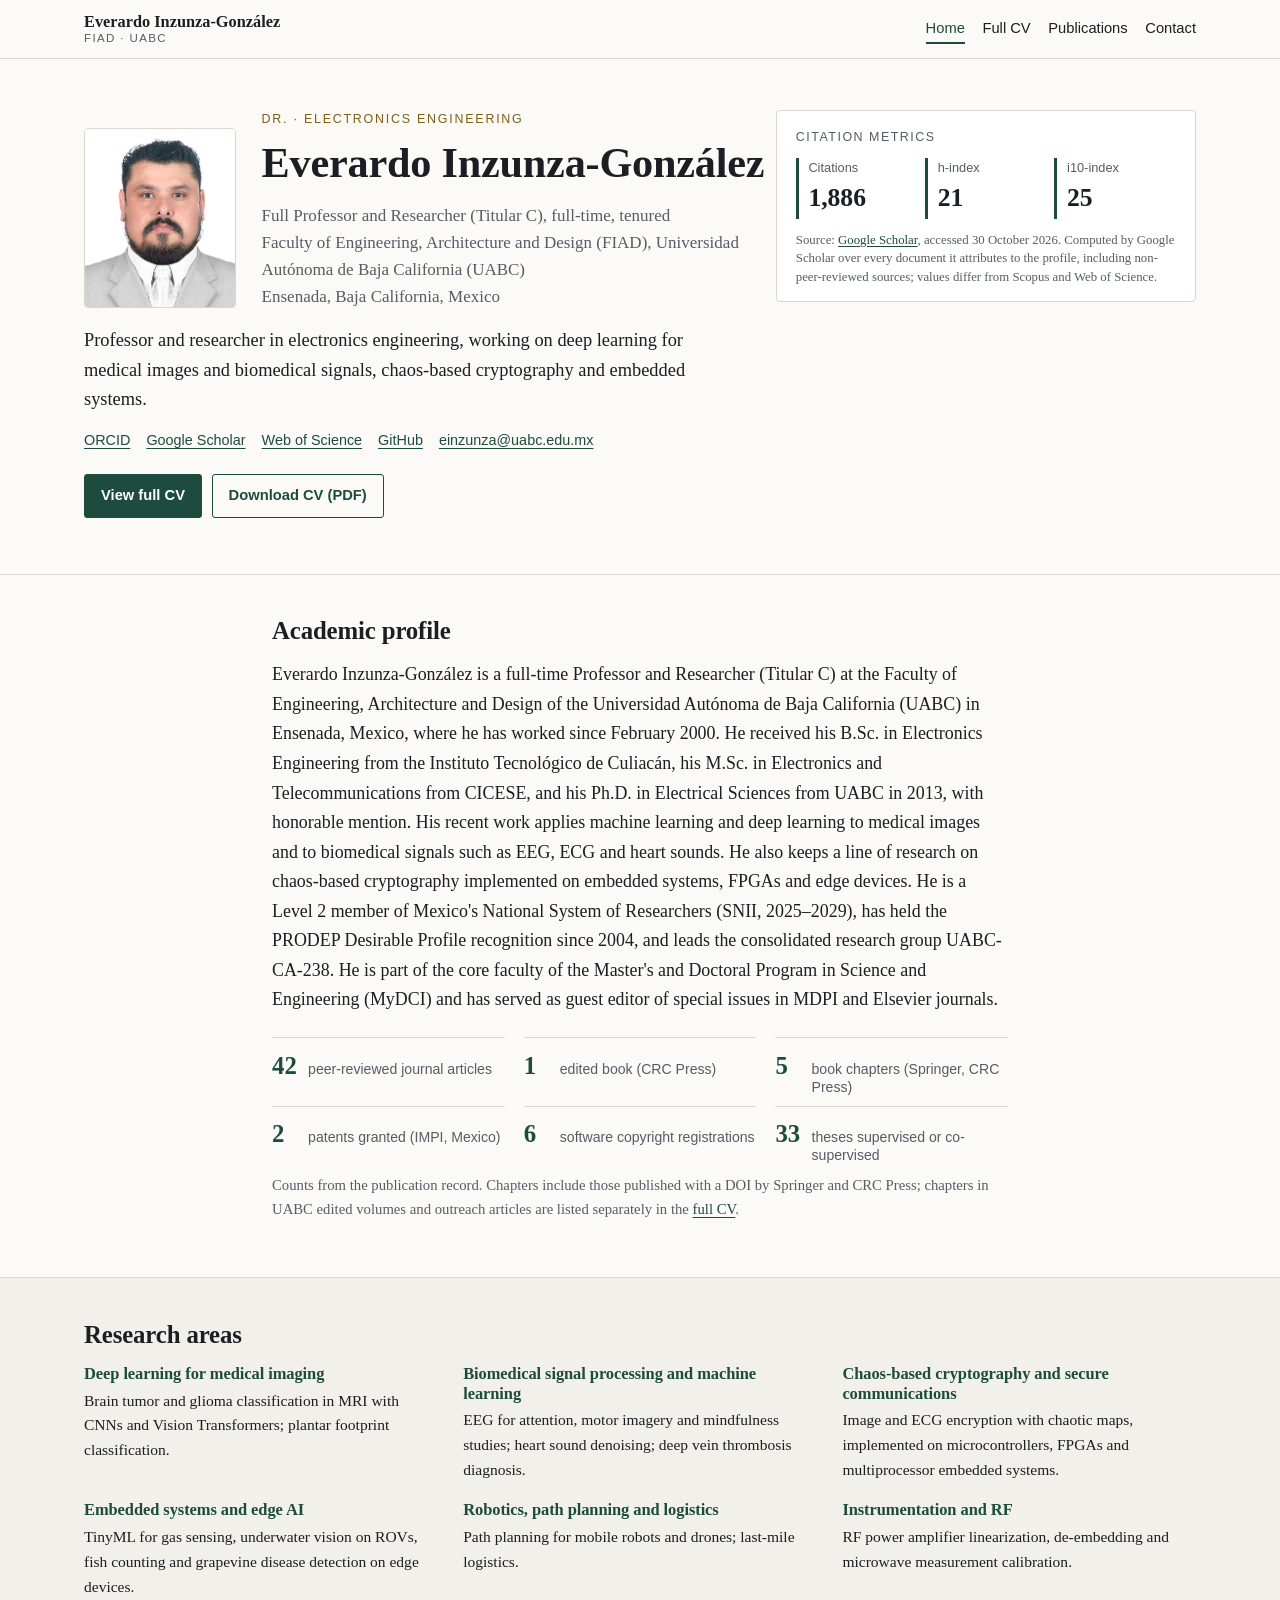
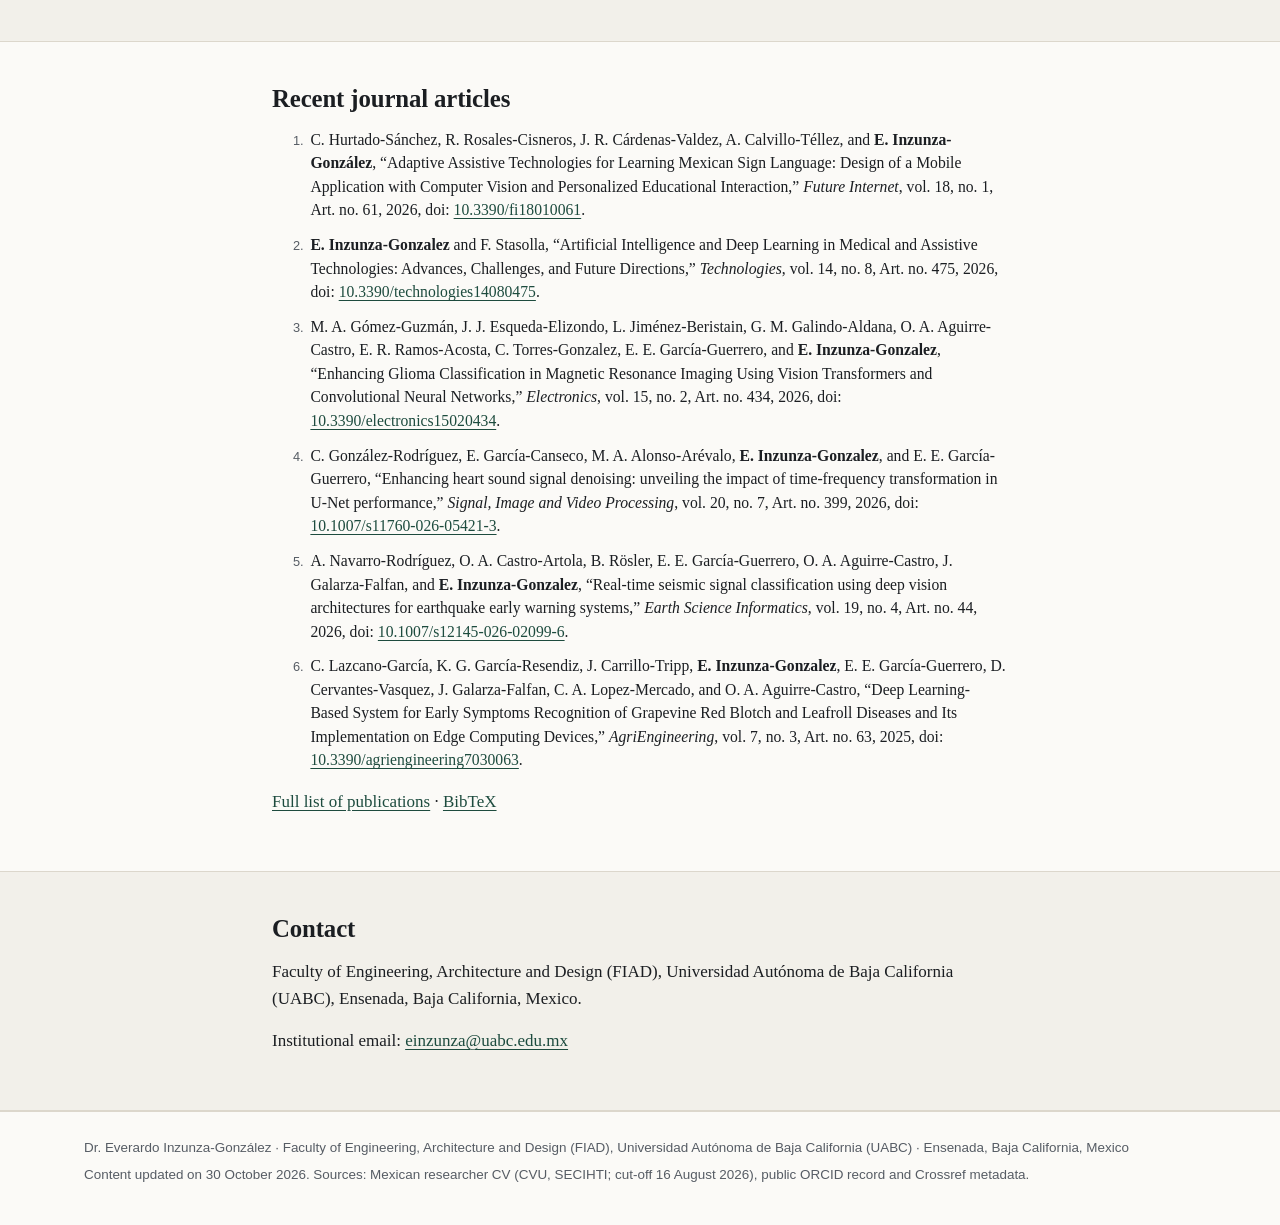
<file: index.html>
<!doctype html>
<html lang="en">
<head>
<meta charset="utf-8">
<meta name="viewport" content="width=device-width, initial-scale=1">
<title>Everardo Inzunza-González — Professor and Researcher, FIAD-UABC</title>
<meta name="description" content="Professor and researcher in electronics engineering, working on deep learning for medical images and biomedical signals, chaos-based cryptography and embedded systems.">
<meta name="author" content="Everardo Inzunza-González">
<link rel="canonical" href="https://einzunza.github.io/">
<meta property="og:url" content="https://einzunza.github.io/">
<meta property="og:type" content="profile">
<meta property="og:title" content="Everardo Inzunza-González — Professor and Researcher, FIAD-UABC">
<meta property="og:description" content="Professor and researcher in electronics engineering, working on deep learning for medical images and biomedical signals, chaos-based cryptography and embedded systems.">
<meta property="og:locale" content="en_US">
<meta property="og:image" content="https://einzunza.github.io/assets/img/everardo-inzunza-gonzalez.jpg">
<meta property="og:image:alt" content="Portrait of Dr. Everardo Inzunza-González">
<meta name="color-scheme" content="light">
<link rel="stylesheet" href="assets/css/styles.css">
<script type="application/ld+json">{"@context": "https://schema.org", "@type": "Person", "name": "Everardo Inzunza-González", "honorificPrefix": "Dr.", "jobTitle": "Full Professor and Researcher (Titular C), full-time, tenured", "worksFor": {"@type": "CollegeOrUniversity", "name": "Universidad Autónoma de Baja California", "department": {"@type": "Organization", "name": "Faculty of Engineering, Architecture and Design (FIAD)"}}, "alumniOf": [{"@type": "CollegeOrUniversity", "name": "Universidad Autónoma de Baja California (UABC), Mexico"}, {"@type": "CollegeOrUniversity", "name": "Centro de Investigación Científica y de Educación Superior de Ensenada (CICESE), Mexico"}, {"@type": "CollegeOrUniversity", "name": "Instituto Tecnológico de Culiacán (Tecnológico Nacional de México), Mexico"}], "email": "mailto:einzunza@uabc.edu.mx", "identifier": {"@type": "PropertyValue", "propertyID": "ORCID", "value": "0000-0002-7994-9774"}, "sameAs": ["https://orcid.org/0000-0002-7994-9774", "https://scholar.google.com/citations?user=PiphRRcAAAAJ", "https://www.webofscience.com/wos/author/record/T-6942-2019", "https://github.com/einzunza"], "knowsAbout": ["artificial intelligence", "deep learning", "medical imaging", "EEG", "embedded systems", "chaos-based cryptography", "Internet of Things", "electronic instrumentation"], "url": "https://einzunza.github.io/", "image": "https://einzunza.github.io/assets/img/everardo-inzunza-gonzalez.jpg"}</script>
</head>
<body>
<a class="skip-link" href="#content">Skip to content</a>
<header class="site-header">
  <div class="wrap header-inner">
    <a class="brand" href="index.html"><span class="brand-name">Everardo Inzunza-González</span><span class="brand-sub">FIAD · UABC</span></a>
    <nav aria-label="Main"><ul class="main-nav"><li><a href="index.html" aria-current="page">Home</a></li><li><a href="cv.html">Full CV</a></li><li><a href="cv.html#publications">Publications</a></li><li><a href="cv.html#contact">Contact</a></li></ul></nav>
  </div>
</header>
<main id="content" tabindex="-1">
<section class="hero">
  <div class="wrap hero-grid">
    <div>
      <div class="hero-id">
        <img class="portrait" src="assets/img/everardo-inzunza-gonzalez.jpg" alt="Portrait of Dr. Everardo Inzunza-González" width="307" height="366" decoding="async">
        <div>
          <p class="eyebrow">Dr. · Electronics Engineering</p>
          <h1>Everardo Inzunza-González</h1>
          <p class="position">Full Professor and Researcher (Titular C), full-time, tenured<br>Faculty of Engineering, Architecture and Design (FIAD), Universidad Autónoma de Baja California (UABC)<br>Ensenada, Baja California, Mexico</p>
        </div>
      </div>
      <p class="tagline">Professor and researcher in electronics engineering, working on deep learning for medical images and biomedical signals, chaos-based cryptography and embedded systems.</p>
      <ul class="id-links"><li><a href="https://orcid.org/0000-0002-7994-9774" rel="me noopener">ORCID</a></li><li><a href="https://scholar.google.com/citations?user=PiphRRcAAAAJ" rel="me noopener">Google Scholar</a></li><li><a href="https://www.webofscience.com/wos/author/record/T-6942-2019" rel="me noopener">Web of Science</a></li><li><a href="https://github.com/einzunza" rel="me noopener">GitHub</a></li><li><a href="mailto:einzunza@uabc.edu.mx">einzunza@uabc.edu.mx</a></li></ul>
      <p class="cta"><a class="btn" href="cv.html">View full CV</a> <a class="btn btn-ghost" href="downloads/cv-academic.pdf">Download CV (PDF)</a></p>
    </div>
    <aside class="hero-aside" aria-label="Metrics">
      <div class="metrics" role="group" aria-labelledby="metrics-title">
  <p id="metrics-title" class="metrics-title">Citation metrics</p>
  <dl class="metrics-grid">
    <div><dt>Citations</dt><dd>1,886</dd></div>
    <div><dt>h-index</dt><dd>21</dd></div>
    <div><dt>i10-index</dt><dd>25</dd></div>
  </dl>
  <p class="metrics-note">Source: <a href="https://scholar.google.com/citations?user=PiphRRcAAAAJ">Google Scholar</a>, accessed 30 October 2026. Computed by Google Scholar over every document it attributes to the profile, including non-peer-reviewed sources; values differ from Scopus and Web of Science.</p>
</div>
    </aside>
  </div>
</section>

<section class="band" aria-labelledby="profile">
  <div class="wrap narrow">
    <h2 id="profile">Academic profile</h2>
    <p class="lead">Everardo Inzunza-González is a full-time Professor and Researcher (Titular C) at the Faculty of Engineering, Architecture and Design of the Universidad Autónoma de Baja California (UABC) in Ensenada, Mexico, where he has worked since February 2000. He received his B.Sc. in Electronics Engineering from the Instituto Tecnológico de Culiacán, his M.Sc. in Electronics and Telecommunications from CICESE, and his Ph.D. in Electrical Sciences from UABC in 2013, with honorable mention. His recent work applies machine learning and deep learning to medical images and to biomedical signals such as EEG, ECG and heart sounds. He also keeps a line of research on chaos-based cryptography implemented on embedded systems, FPGAs and edge devices. He is a Level 2 member of Mexico&#x27;s National System of Researchers (SNII, 2025–2029), has held the PRODEP Desirable Profile recognition since 2004, and leads the consolidated research group UABC-CA-238. He is part of the core faculty of the Master&#x27;s and Doctoral Program in Science and Engineering (MyDCI) and has served as guest editor of special issues in MDPI and Elsevier journals.</p>
    <ul class="stats"><li><span class="stat-n">42</span> <span class="stat-l">peer-reviewed journal articles</span></li><li><span class="stat-n">1</span> <span class="stat-l">edited book (CRC Press)</span></li><li><span class="stat-n">5</span> <span class="stat-l">book chapters (Springer, CRC Press)</span></li><li><span class="stat-n">2</span> <span class="stat-l">patents granted (IMPI, Mexico)</span></li><li><span class="stat-n">6</span> <span class="stat-l">software copyright registrations</span></li><li><span class="stat-n">33</span> <span class="stat-l">theses supervised or co-supervised</span></li></ul>
    <p class="small muted">Counts from the publication record. Chapters include those published with a DOI by Springer and CRC Press; chapters in UABC edited volumes and outreach articles are listed separately in the <a href="cv.html#publications">full CV</a>.</p>
  </div>
</section>

<section class="band band-alt" aria-labelledby="areas">
  <div class="wrap">
    <h2 id="areas">Research areas</h2>
    <ul class="areas"><li><h3>Deep learning for medical imaging</h3><p>Brain tumor and glioma classification in MRI with CNNs and Vision Transformers; plantar footprint classification.</p></li><li><h3>Biomedical signal processing and machine learning</h3><p>EEG for attention, motor imagery and mindfulness studies; heart sound denoising; deep vein thrombosis diagnosis.</p></li><li><h3>Chaos-based cryptography and secure communications</h3><p>Image and ECG encryption with chaotic maps, implemented on microcontrollers, FPGAs and multiprocessor embedded systems.</p></li><li><h3>Embedded systems and edge AI</h3><p>TinyML for gas sensing, underwater vision on ROVs, fish counting and grapevine disease detection on edge devices.</p></li><li><h3>Robotics, path planning and logistics</h3><p>Path planning for mobile robots and drones; last-mile logistics.</p></li><li><h3>Instrumentation and RF</h3><p>RF power amplifier linearization, de-embedding and microwave measurement calibration.</p></li></ul>
  </div>
</section>

<section class="band" aria-labelledby="recent">
  <div class="wrap narrow">
    <h2 id="recent">Recent journal articles</h2>
    <ol class="refs"><li class="ref">C. Hurtado-Sánchez, R. Rosales-Cisneros, J. R. Cárdenas-Valdez, A. Calvillo-Téllez, and <strong>E. Inzunza-González</strong>, “Adaptive Assistive Technologies for Learning Mexican Sign Language: Design of a Mobile Application with Computer Vision and Personalized Educational Interaction,” <i>Future Internet</i>, vol. 18, no. 1, Art. no. 61, 2026, doi: <a href="https://doi.org/10.3390/fi18010061">10.3390/fi18010061</a>.</li><li class="ref"><strong>E. Inzunza-Gonzalez</strong> and F. Stasolla, “Artificial Intelligence and Deep Learning in Medical and Assistive Technologies: Advances, Challenges, and Future Directions,” <i>Technologies</i>, vol. 14, no. 8, Art. no. 475, 2026, doi: <a href="https://doi.org/10.3390/technologies14080475">10.3390/technologies14080475</a>.</li><li class="ref">M. A. Gómez-Guzmán, J. J. Esqueda-Elizondo, L. Jiménez-Beristain, G. M. Galindo-Aldana, O. A. Aguirre-Castro, E. R. Ramos-Acosta, C. Torres-Gonzalez, E. E. García-Guerrero, and <strong>E. Inzunza-Gonzalez</strong>, “Enhancing Glioma Classification in Magnetic Resonance Imaging Using Vision Transformers and Convolutional Neural Networks,” <i>Electronics</i>, vol. 15, no. 2, Art. no. 434, 2026, doi: <a href="https://doi.org/10.3390/electronics15020434">10.3390/electronics15020434</a>.</li><li class="ref">C. González-Rodríguez, E. García-Canseco, M. A. Alonso-Arévalo, <strong>E. Inzunza-Gonzalez</strong>, and E. E. García-Guerrero, “Enhancing heart sound signal denoising: unveiling the impact of time-frequency transformation in U-Net performance,” <i>Signal, Image and Video Processing</i>, vol. 20, no. 7, Art. no. 399, 2026, doi: <a href="https://doi.org/10.1007/s11760-026-05421-3">10.1007/s11760-026-05421-3</a>.</li><li class="ref">A. Navarro-Rodríguez, O. A. Castro-Artola, B. Rösler, E. E. García-Guerrero, O. A. Aguirre-Castro, J. Galarza-Falfan, and <strong>E. Inzunza-Gonzalez</strong>, “Real-time seismic signal classification using deep vision architectures for earthquake early warning systems,” <i>Earth Science Informatics</i>, vol. 19, no. 4, Art. no. 44, 2026, doi: <a href="https://doi.org/10.1007/s12145-026-02099-6">10.1007/s12145-026-02099-6</a>.</li><li class="ref">C. Lazcano-García, K. G. García-Resendiz, J. Carrillo-Tripp, <strong>E. Inzunza-Gonzalez</strong>, E. E. García-Guerrero, D. Cervantes-Vasquez, J. Galarza-Falfan, C. A. Lopez-Mercado, and O. A. Aguirre-Castro, “Deep Learning-Based System for Early Symptoms Recognition of Grapevine Red Blotch and Leafroll Diseases and Its Implementation on Edge Computing Devices,” <i>AgriEngineering</i>, vol. 7, no. 3, Art. no. 63, 2025, doi: <a href="https://doi.org/10.3390/agriengineering7030063">10.3390/agriengineering7030063</a>.</li></ol>
    <p><a href="cv.html#publications">Full list of publications</a> · <a href="downloads/publications.bib">BibTeX</a></p>
  </div>
</section>

<section class="band band-alt" aria-labelledby="contact-home">
  <div class="wrap narrow">
    <h2 id="contact-home">Contact</h2>
    <p>Faculty of Engineering, Architecture and Design (FIAD), Universidad Autónoma de Baja California (UABC), Ensenada, Baja California, Mexico.</p>
    <p>Institutional email: <a href="mailto:einzunza@uabc.edu.mx">einzunza@uabc.edu.mx</a></p>
  </div>
</section>
</main>
<footer class="site-footer">
  <div class="wrap">
    <p>Dr. Everardo Inzunza-González · Faculty of Engineering, Architecture and Design (FIAD), Universidad Autónoma de Baja California (UABC) · Ensenada, Baja California, Mexico</p>
    <p>Content updated on 30 October 2026. Sources: Mexican researcher CV (CVU, SECIHTI; cut-off 16 August 2026), public ORCID record and Crossref metadata.</p>
  </div>
</footer>
<script src="assets/js/main.js" defer></script>
</body>
</html>
</file>
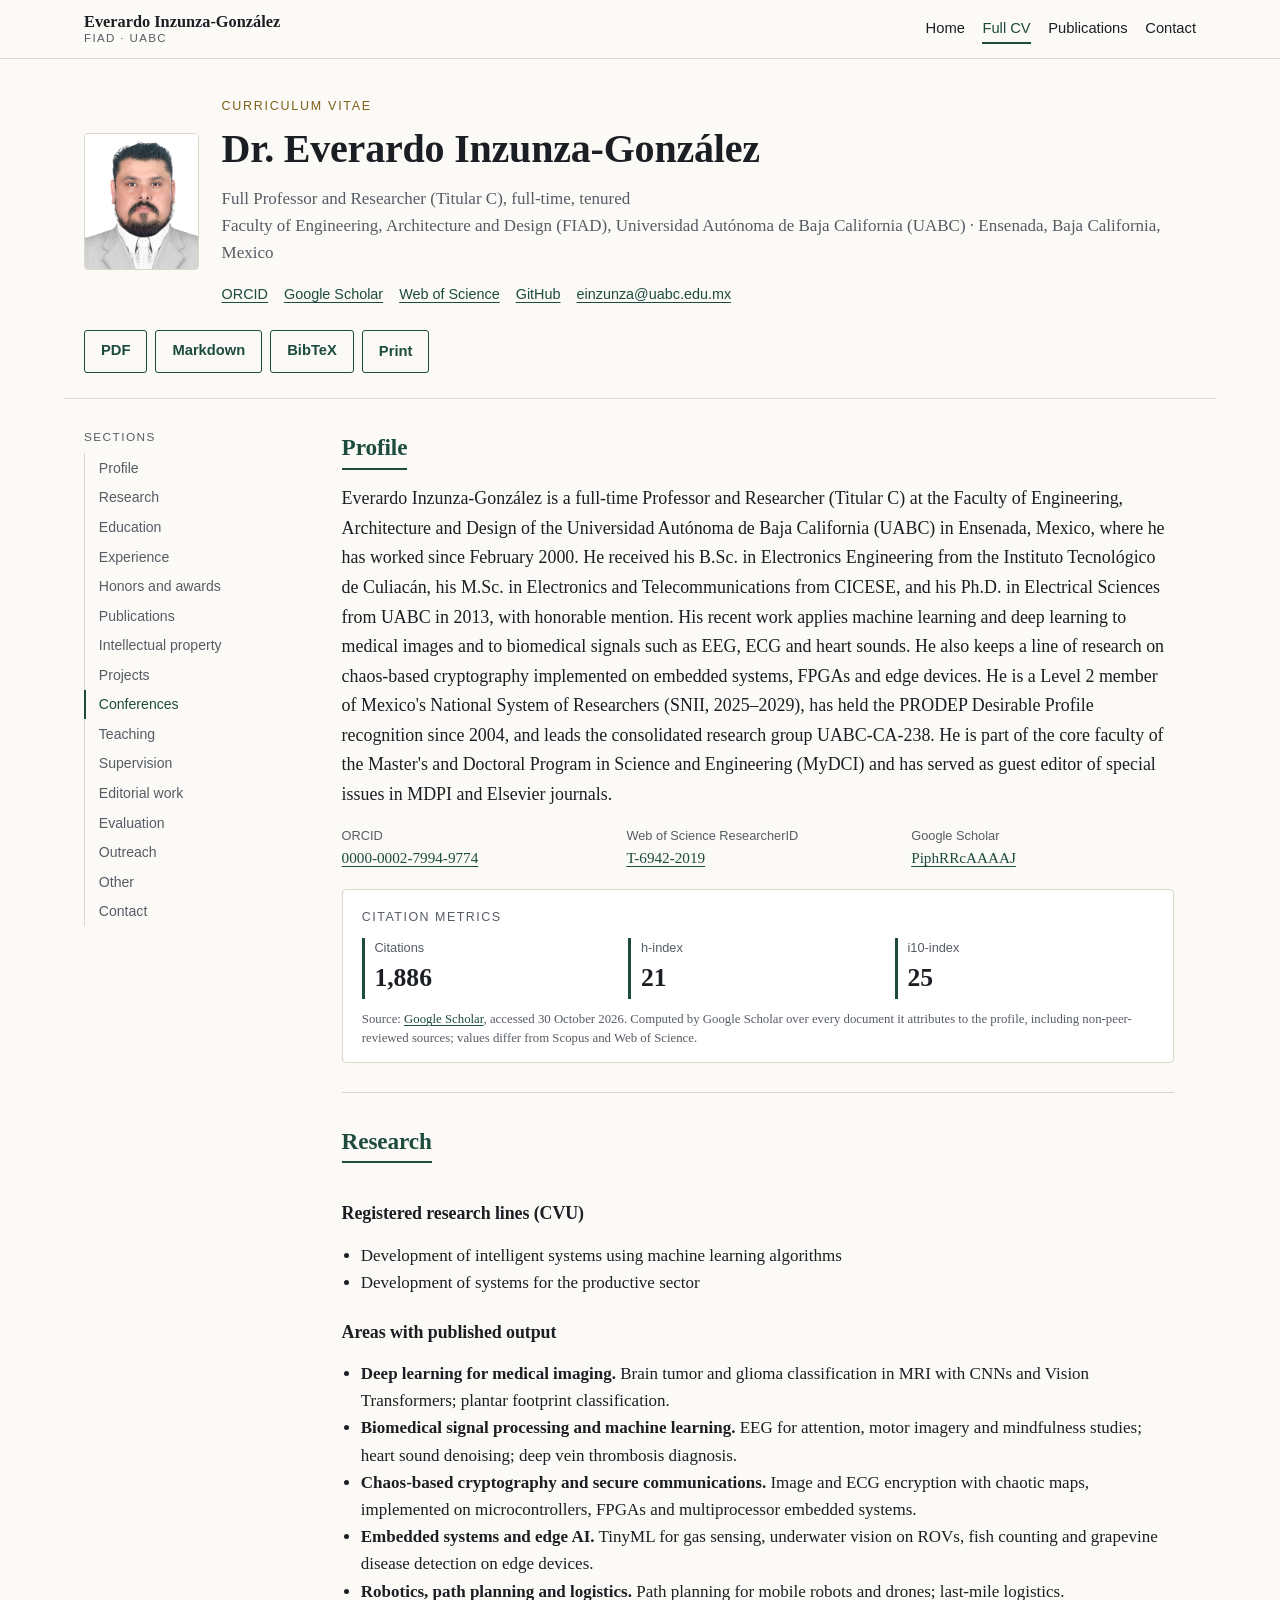
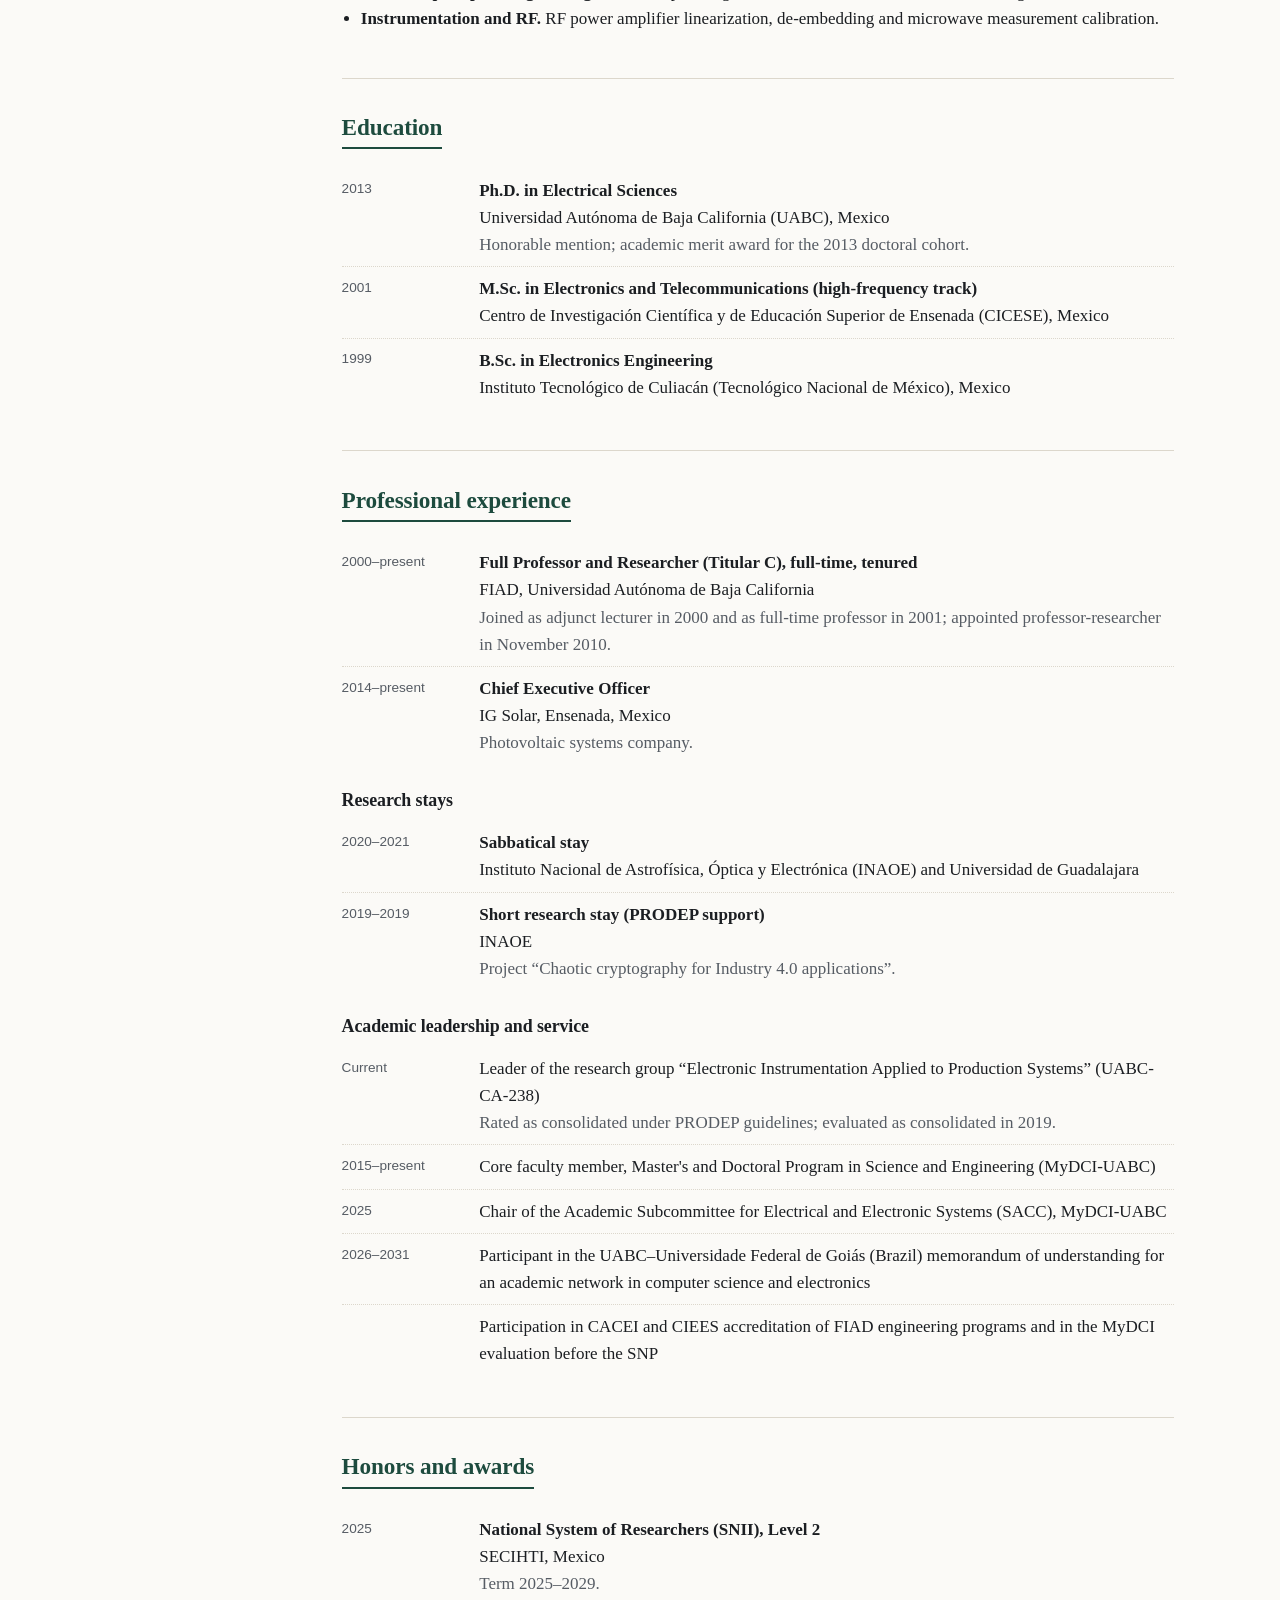
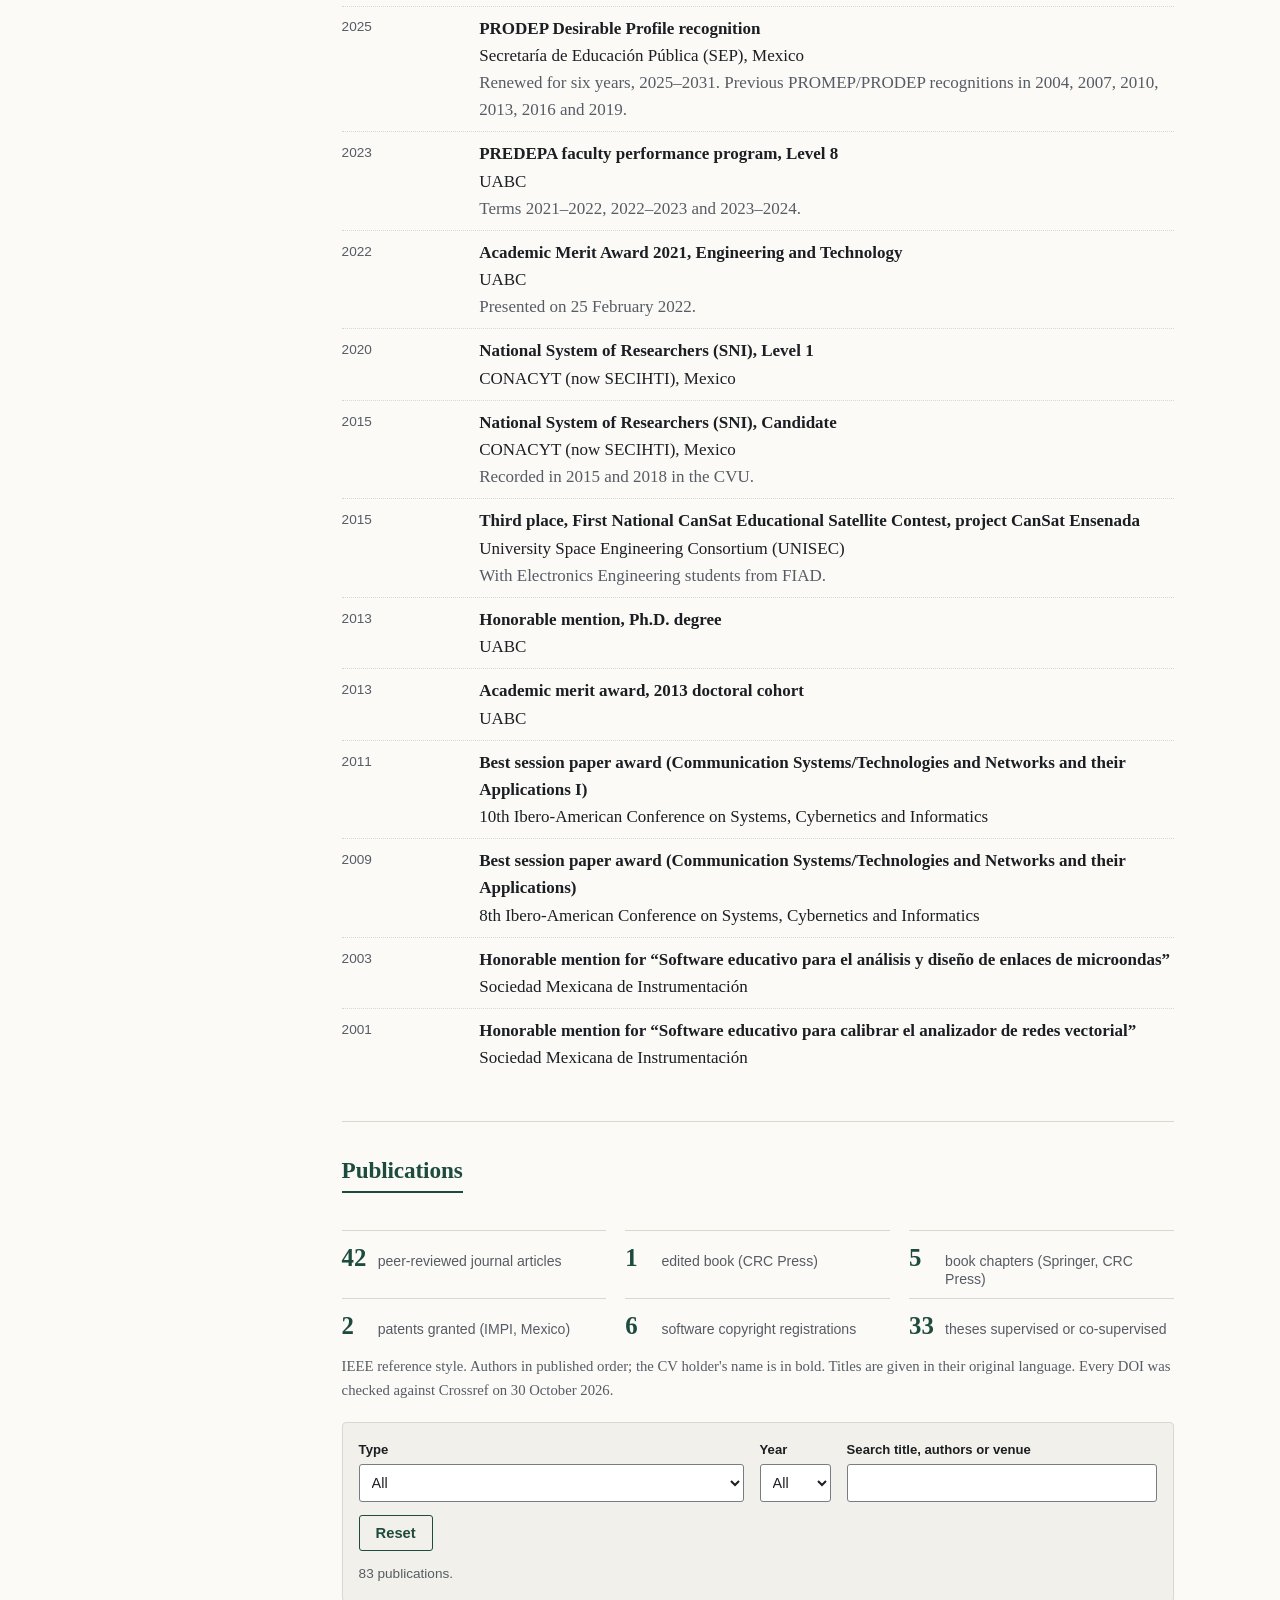
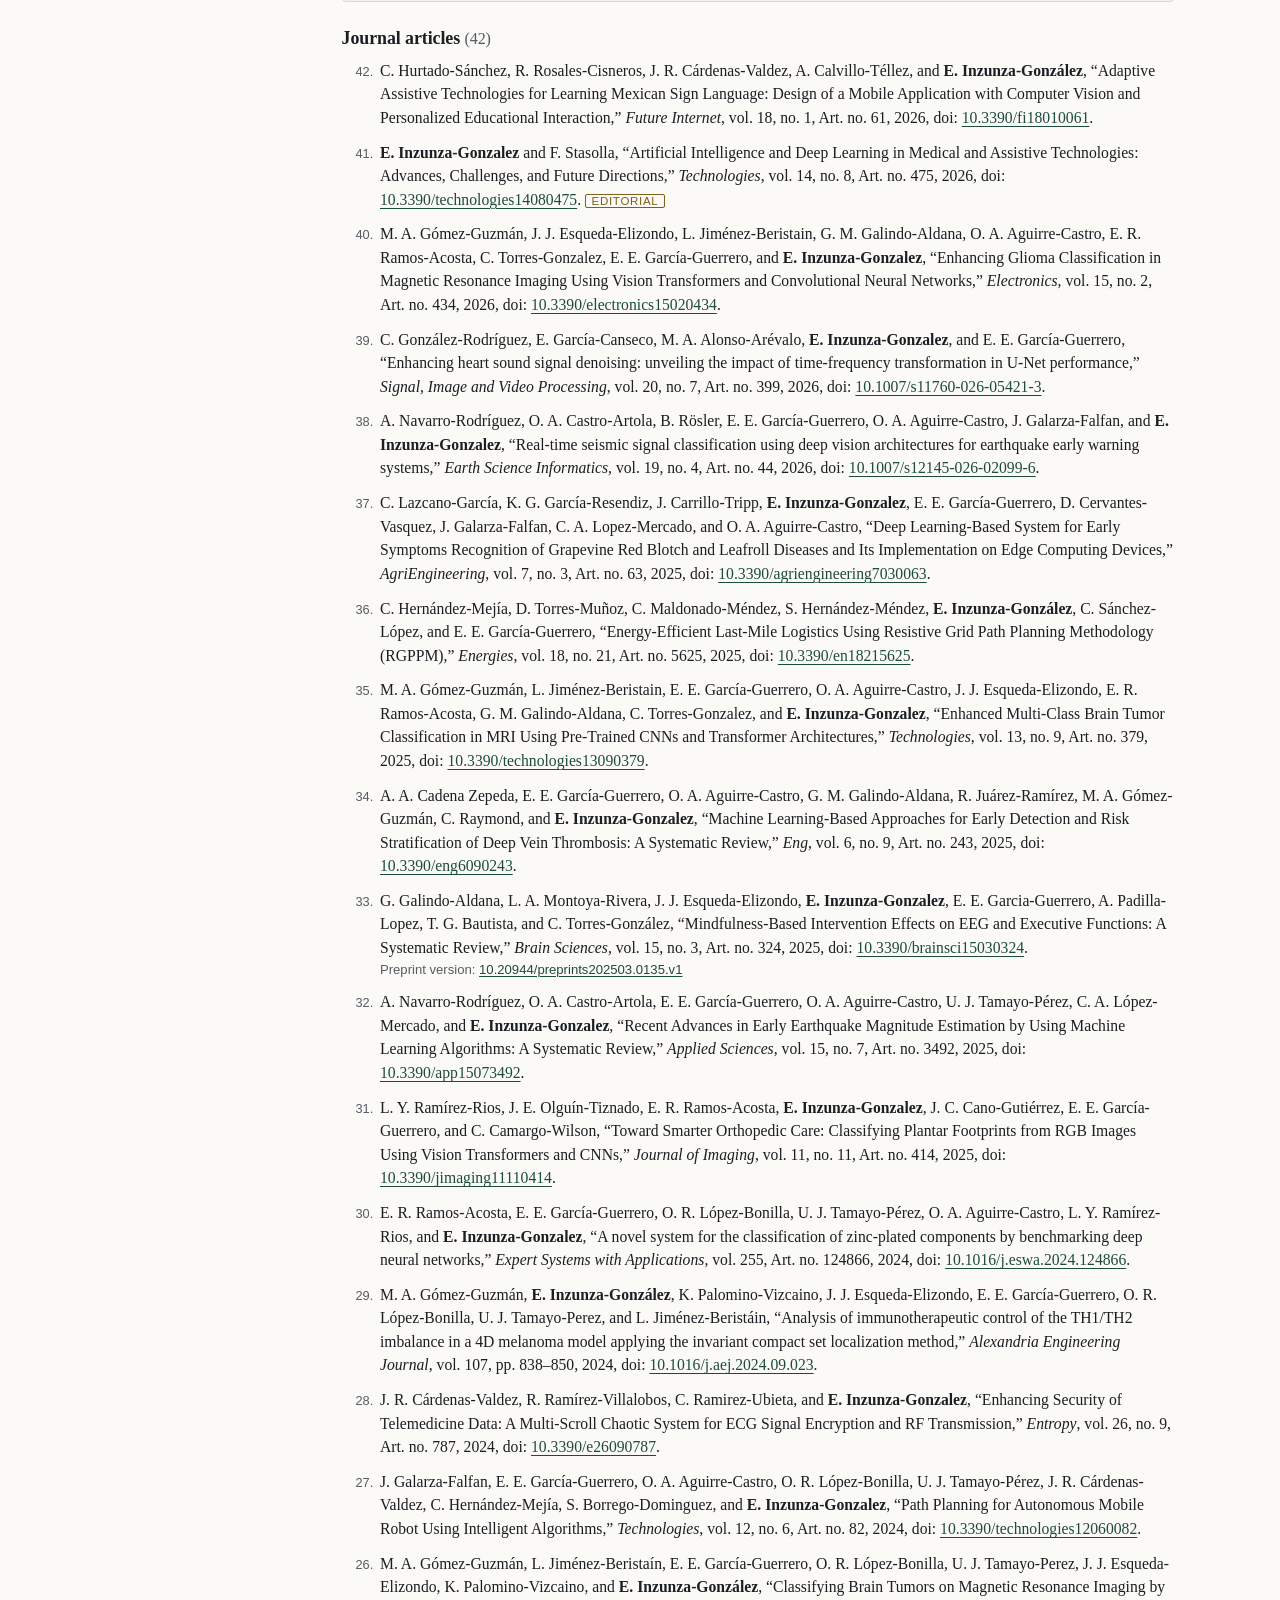
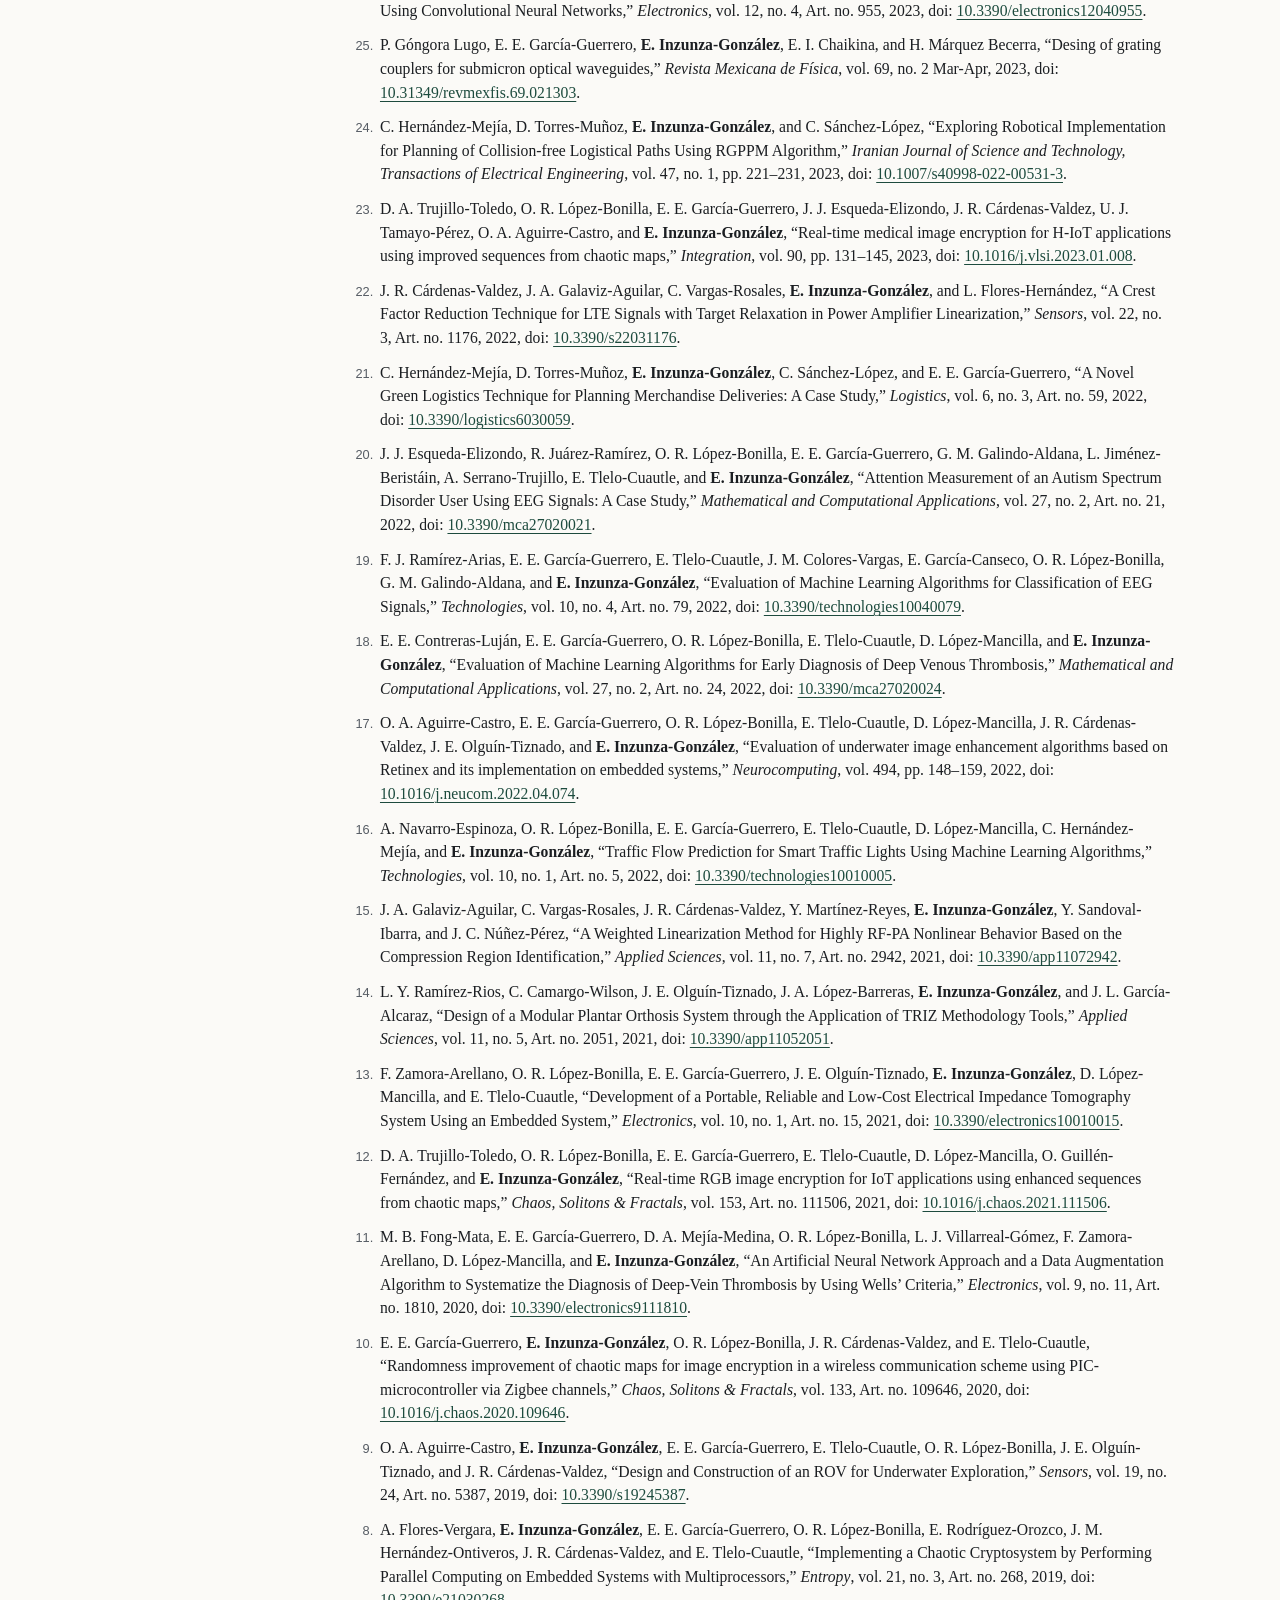
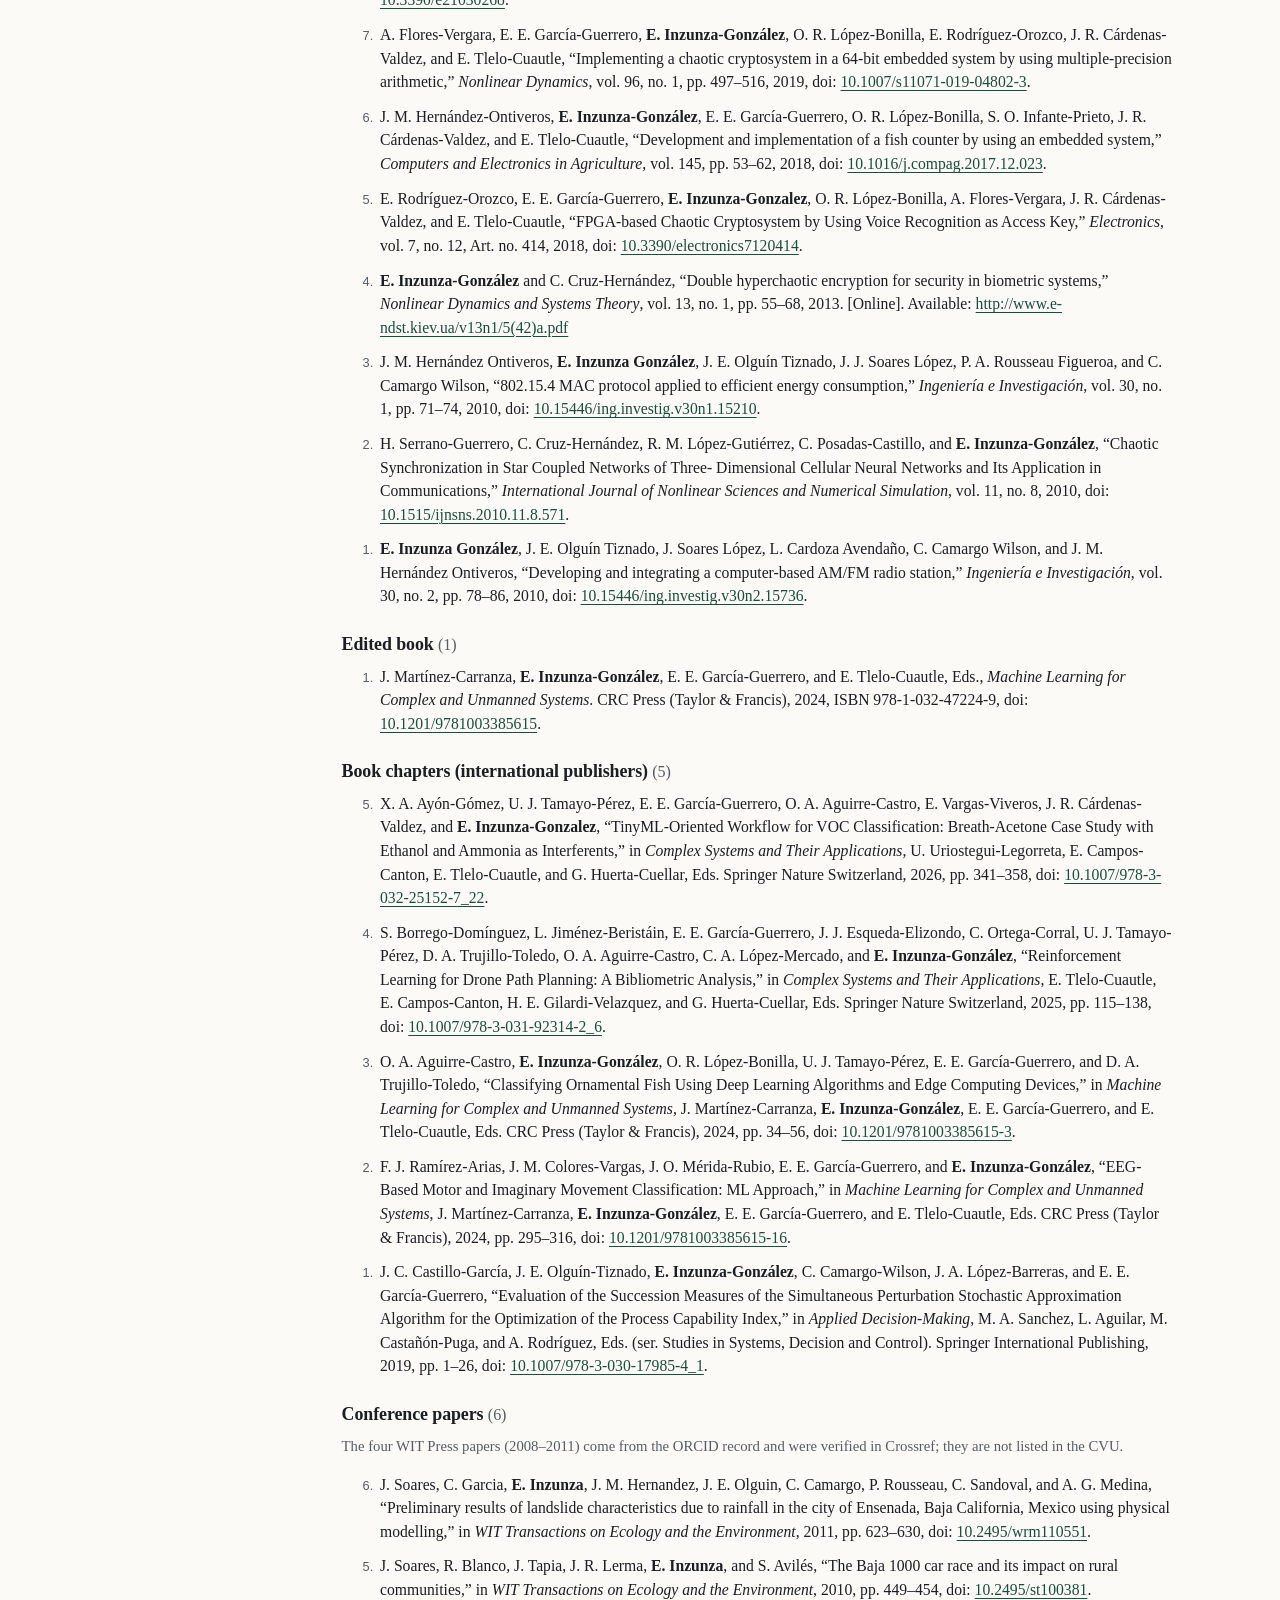
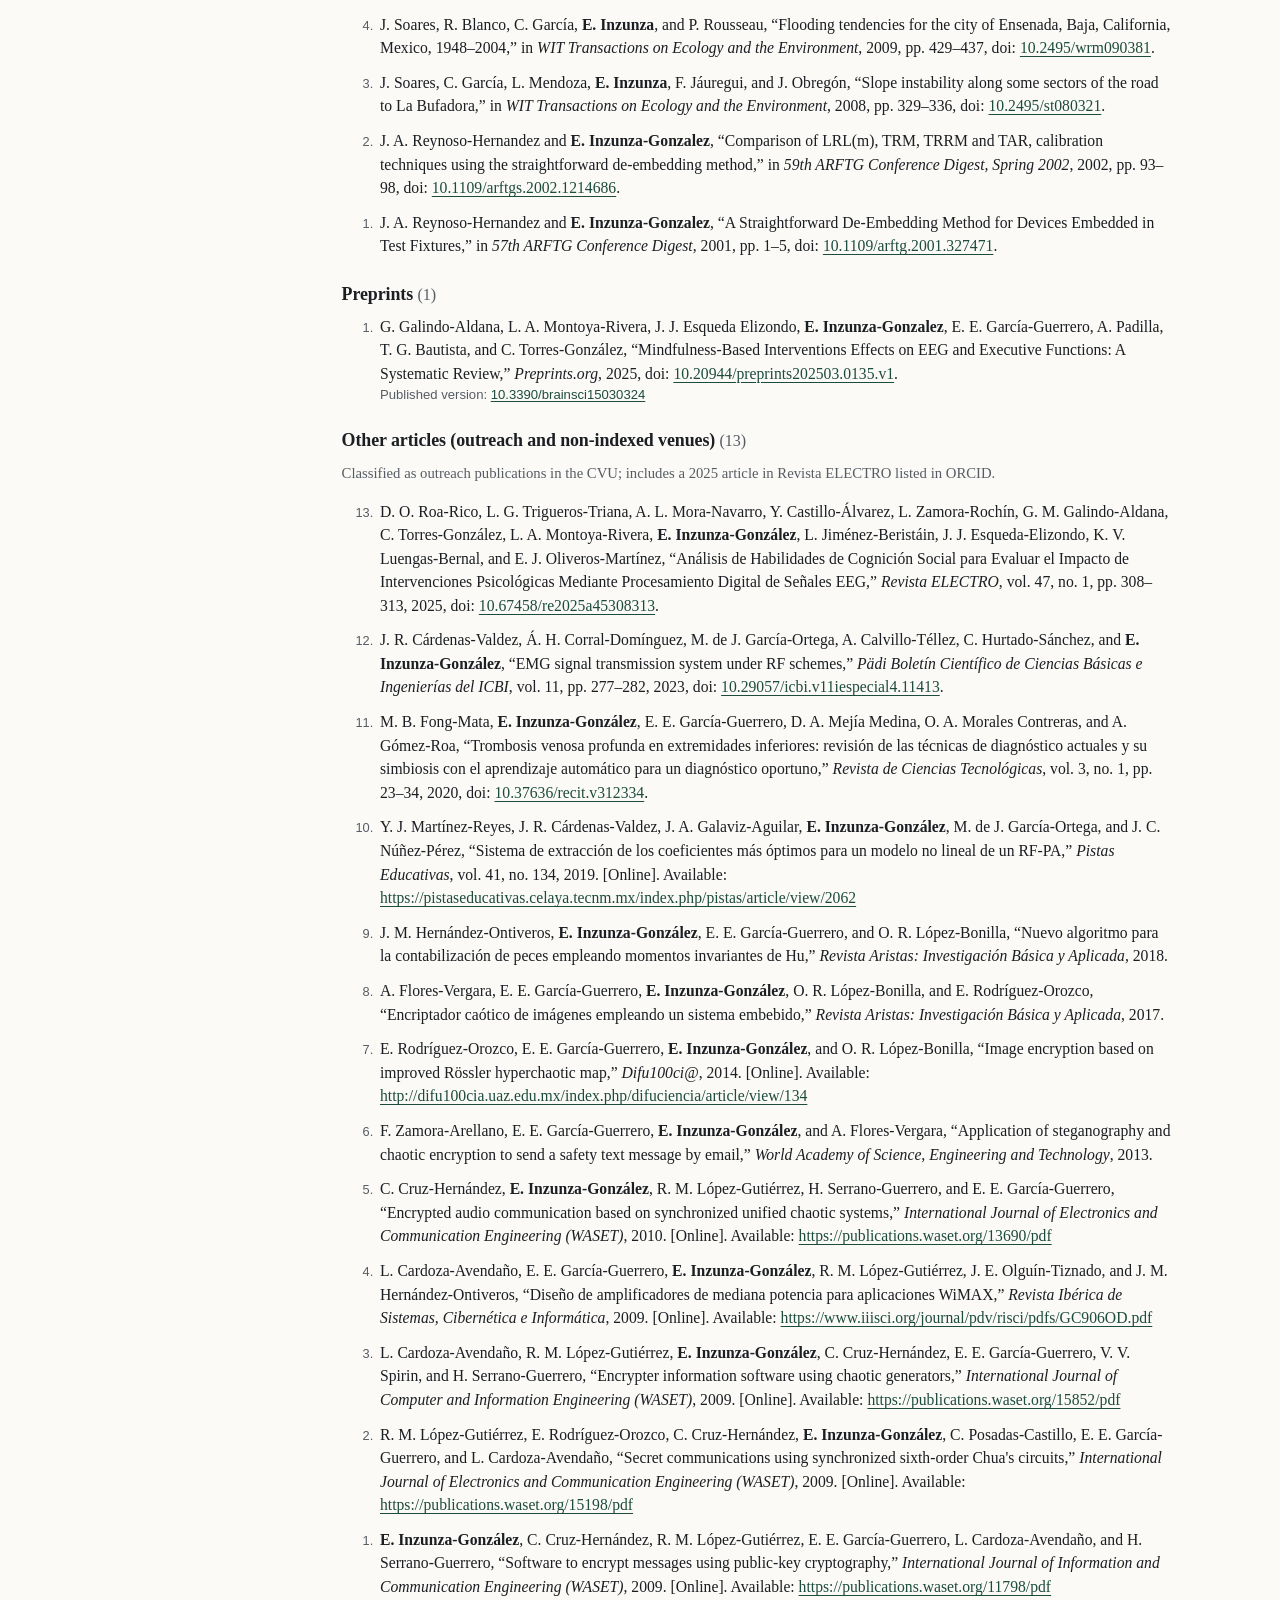
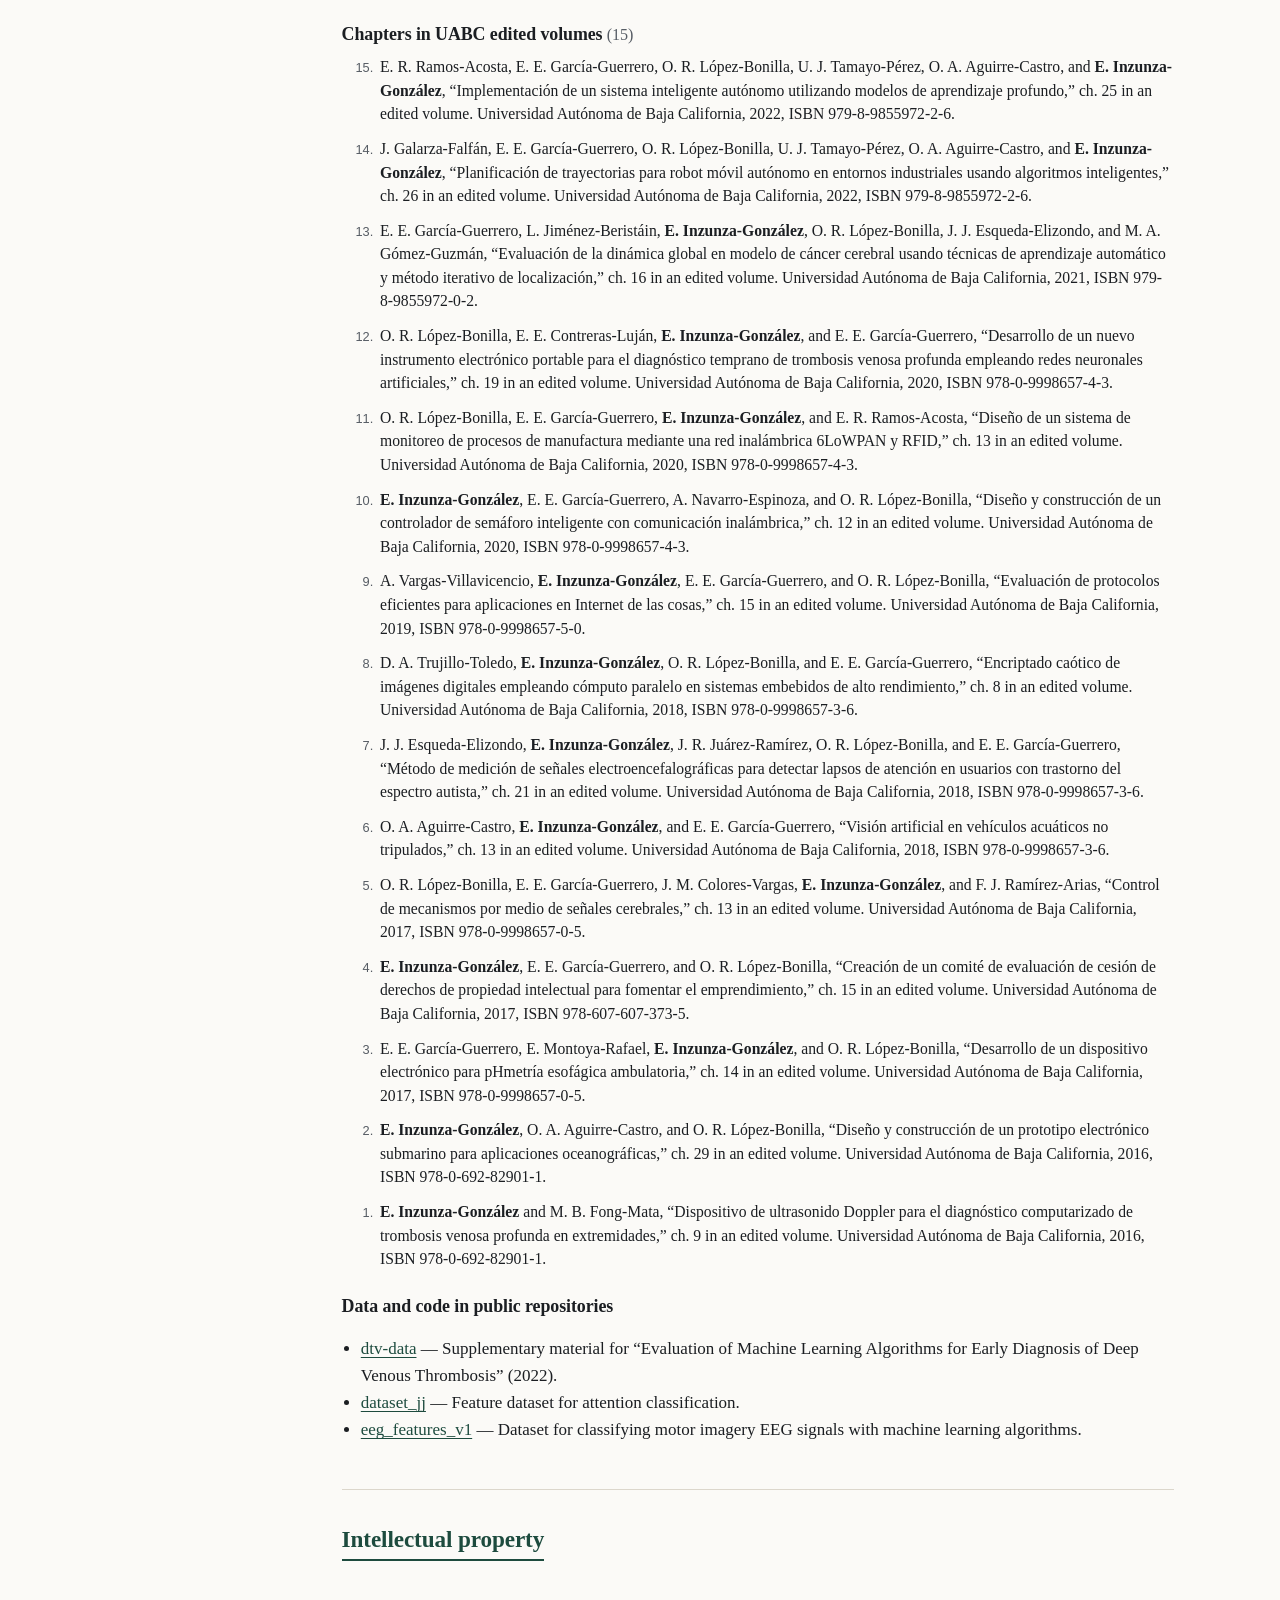
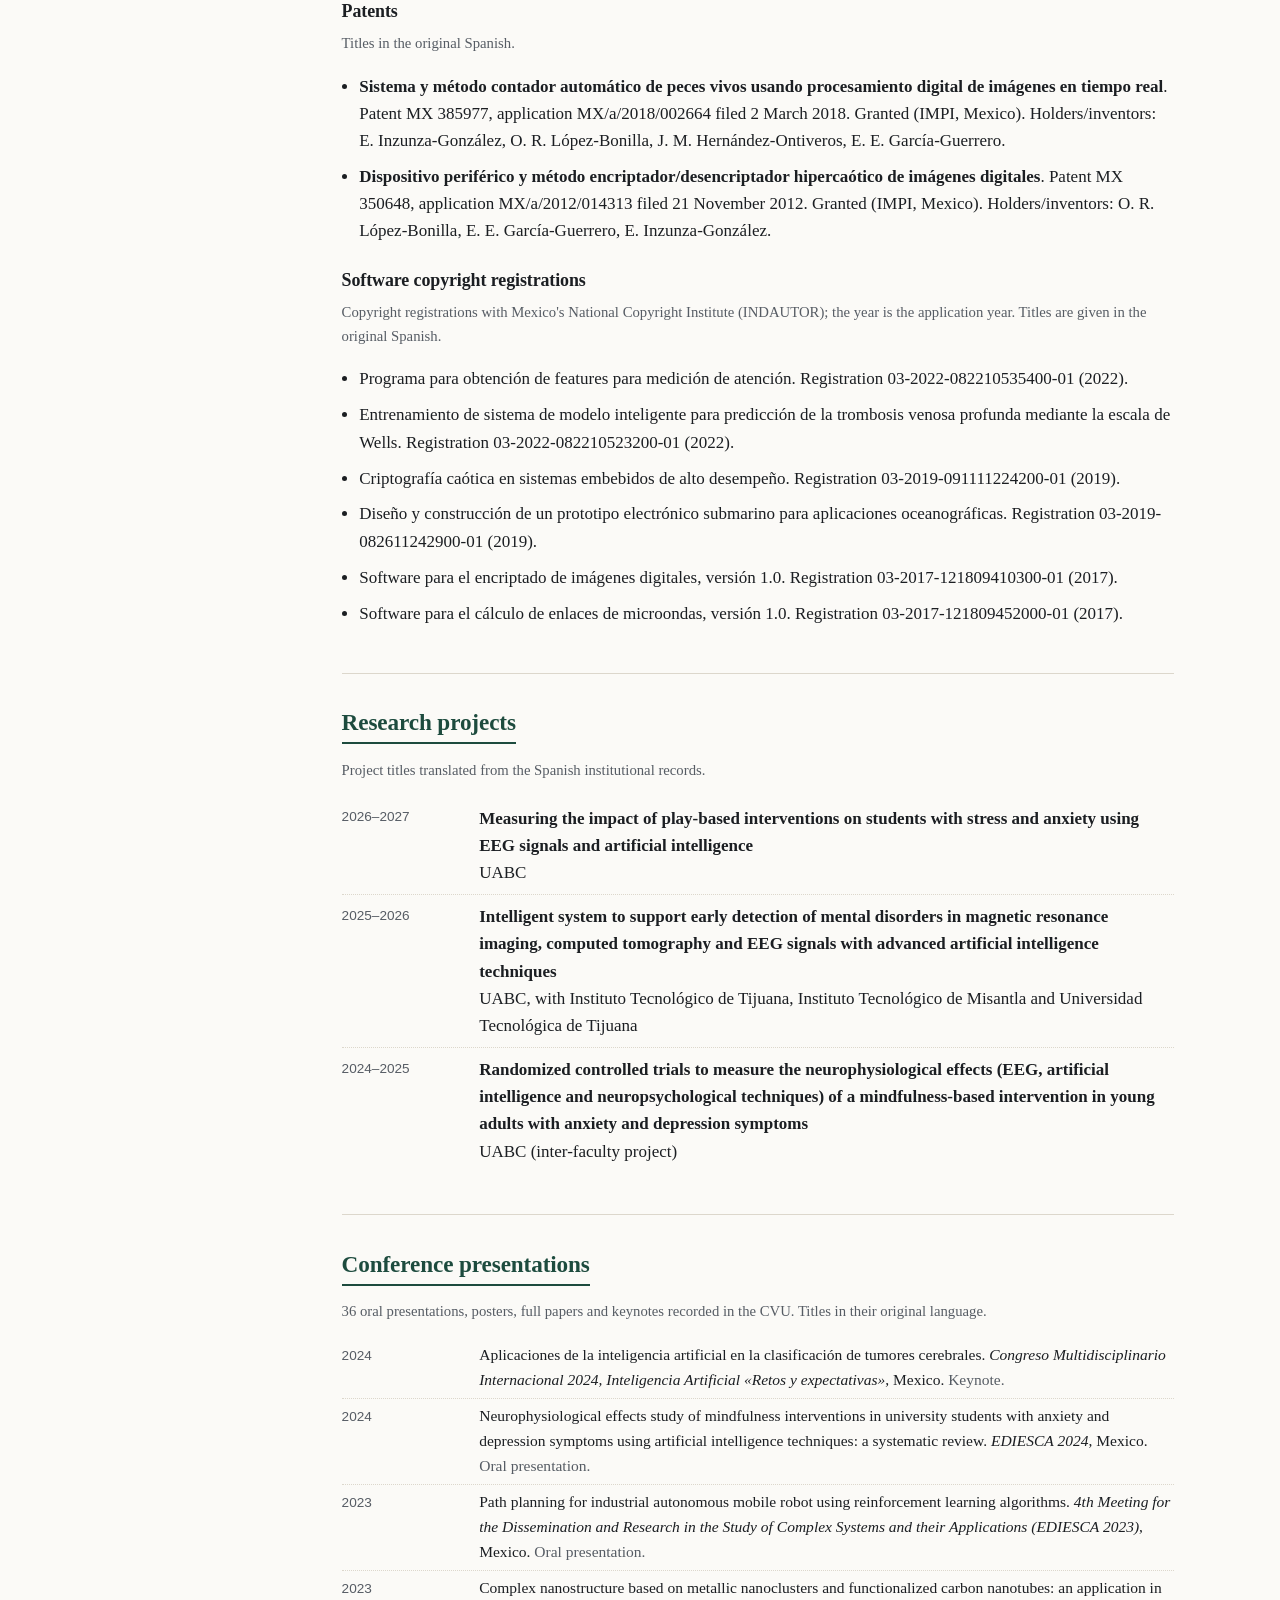
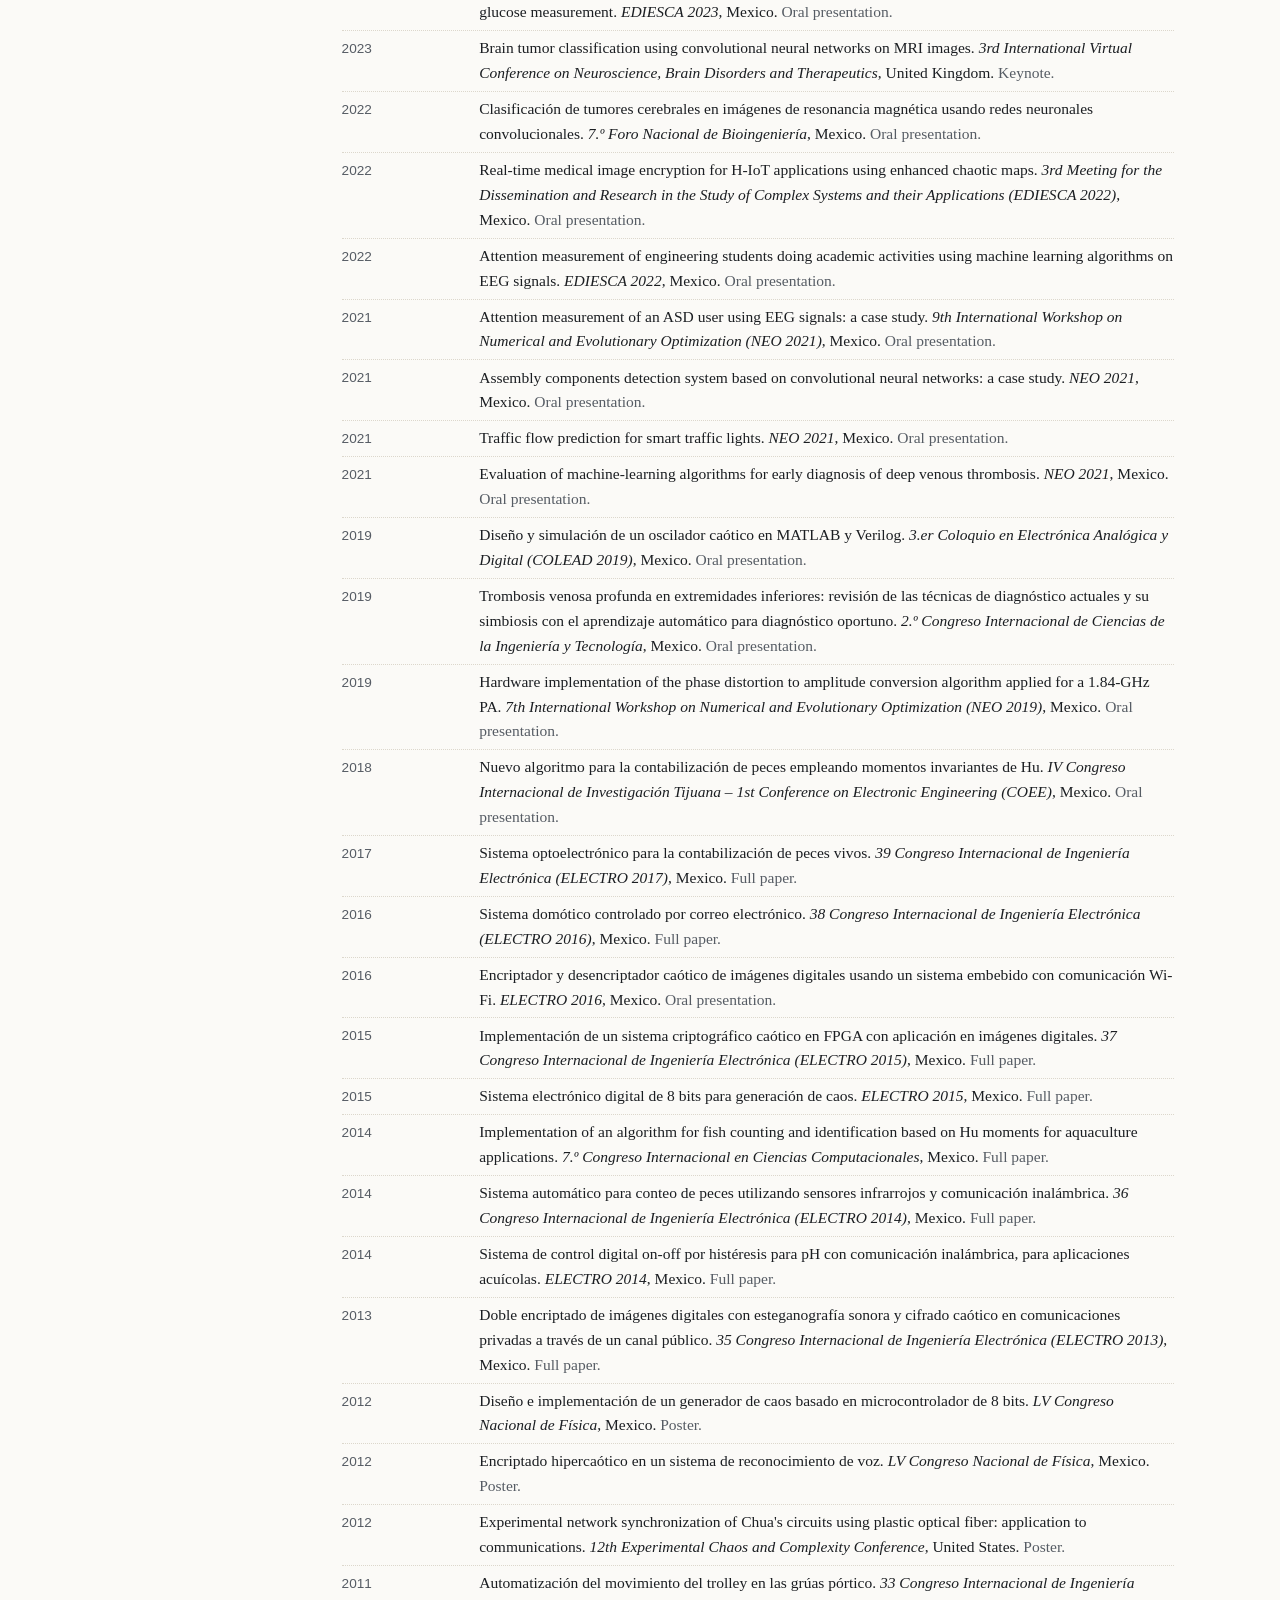
<file: cv.html>
<!doctype html>
<html lang="en">
<head>
<meta charset="utf-8">
<meta name="viewport" content="width=device-width, initial-scale=1">
<title>Curriculum Vitae — Everardo Inzunza-González</title>
<meta name="description" content="Full academic CV: education, experience, publications, teaching and student supervision.">
<meta name="author" content="Everardo Inzunza-González">
<link rel="canonical" href="https://einzunza.github.io/cv.html">
<meta property="og:url" content="https://einzunza.github.io/cv.html">
<meta property="og:type" content="profile">
<meta property="og:title" content="Curriculum Vitae — Everardo Inzunza-González">
<meta property="og:description" content="Full academic CV: education, experience, publications, teaching and student supervision.">
<meta property="og:locale" content="en_US">
<meta property="og:image" content="https://einzunza.github.io/assets/img/everardo-inzunza-gonzalez.jpg">
<meta property="og:image:alt" content="Portrait of Dr. Everardo Inzunza-González">
<meta name="color-scheme" content="light">
<link rel="stylesheet" href="assets/css/styles.css">
</head>
<body class="cv">
<a class="skip-link" href="#content">Skip to content</a>
<header class="site-header">
  <div class="wrap header-inner">
    <a class="brand" href="index.html"><span class="brand-name">Everardo Inzunza-González</span><span class="brand-sub">FIAD · UABC</span></a>
    <nav aria-label="Main"><ul class="main-nav"><li><a href="index.html">Home</a></li><li><a href="cv.html" aria-current="page">Full CV</a></li><li><a href="cv.html#publications">Publications</a></li><li><a href="cv.html#contact">Contact</a></li></ul></nav>
  </div>
</header>
<main id="content" tabindex="-1">
<div class="wrap cv-head">
  <div class="cv-id">
    <img class="portrait portrait-cv" src="assets/img/everardo-inzunza-gonzalez.jpg" alt="Portrait of Dr. Everardo Inzunza-González" width="307" height="366" decoding="async">
    <div>
      <p class="eyebrow">Curriculum Vitae</p>
      <h1>Dr. Everardo Inzunza-González</h1>
      <p class="position">Full Professor and Researcher (Titular C), full-time, tenured<br>Faculty of Engineering, Architecture and Design (FIAD), Universidad Autónoma de Baja California (UABC) · Ensenada, Baja California, Mexico</p>
      <ul class="id-links"><li><a href="https://orcid.org/0000-0002-7994-9774" rel="me noopener">ORCID</a></li><li><a href="https://scholar.google.com/citations?user=PiphRRcAAAAJ" rel="me noopener">Google Scholar</a></li><li><a href="https://www.webofscience.com/wos/author/record/T-6942-2019" rel="me noopener">Web of Science</a></li><li><a href="https://github.com/einzunza" rel="me noopener">GitHub</a></li><li><a href="mailto:einzunza@uabc.edu.mx">einzunza@uabc.edu.mx</a></li></ul>
    </div>
  </div>
  <div class="cv-actions"><a class="btn btn-ghost" href="downloads/cv-academic.pdf">PDF</a> <a class="btn btn-ghost" href="downloads/cv-academic.md">Markdown</a> <a class="btn btn-ghost" href="downloads/publications.bib">BibTeX</a> <button type="button" class="btn btn-ghost js-only" id="print-btn" hidden>Print</button></div>
</div>
<div class="wrap cv-layout">
  <nav class="toc" aria-label="CV sections"><p class="toc-title">Sections</p><ol><li><a href="#profile">Profile</a></li><li><a href="#research">Research</a></li><li><a href="#education">Education</a></li><li><a href="#experience">Experience</a></li><li><a href="#honors">Honors and awards</a></li><li><a href="#publications">Publications</a></li><li><a href="#ip">Intellectual property</a></li><li><a href="#projects">Projects</a></li><li><a href="#conferences">Conferences</a></li><li><a href="#teaching">Teaching</a></li><li><a href="#supervision">Supervision</a></li><li><a href="#editorial">Editorial work</a></li><li><a href="#evaluation">Evaluation</a></li><li><a href="#outreach">Outreach</a></li><li><a href="#other">Other</a></li><li><a href="#contact">Contact</a></li></ol></nav>
  <div class="cv-body">
<section id="profile" class="cv-section" aria-labelledby="profile-h"><h2 id="profile-h">Profile</h2><p class="lead">Everardo Inzunza-González is a full-time Professor and Researcher (Titular C) at the Faculty of Engineering, Architecture and Design of the Universidad Autónoma de Baja California (UABC) in Ensenada, Mexico, where he has worked since February 2000. He received his B.Sc. in Electronics Engineering from the Instituto Tecnológico de Culiacán, his M.Sc. in Electronics and Telecommunications from CICESE, and his Ph.D. in Electrical Sciences from UABC in 2013, with honorable mention. His recent work applies machine learning and deep learning to medical images and to biomedical signals such as EEG, ECG and heart sounds. He also keeps a line of research on chaos-based cryptography implemented on embedded systems, FPGAs and edge devices. He is a Level 2 member of Mexico&#x27;s National System of Researchers (SNII, 2025–2029), has held the PRODEP Desirable Profile recognition since 2004, and leads the consolidated research group UABC-CA-238. He is part of the core faculty of the Master&#x27;s and Doctoral Program in Science and Engineering (MyDCI) and has served as guest editor of special issues in MDPI and Elsevier journals.</p>
<ul class="kv"><li><span>ORCID</span> <a href="https://orcid.org/0000-0002-7994-9774">0000-0002-7994-9774</a></li><li><span>Web of Science ResearcherID</span> <a href="https://www.webofscience.com/wos/author/record/T-6942-2019">T-6942-2019</a></li><li><span>Google Scholar</span> <a href="https://scholar.google.com/citations?user=PiphRRcAAAAJ">PiphRRcAAAAJ</a></li></ul>
<div class="metrics" role="group" aria-labelledby="metrics-title">
  <p id="metrics-title" class="metrics-title">Citation metrics</p>
  <dl class="metrics-grid">
    <div><dt>Citations</dt><dd>1,886</dd></div>
    <div><dt>h-index</dt><dd>21</dd></div>
    <div><dt>i10-index</dt><dd>25</dd></div>
  </dl>
  <p class="metrics-note">Source: <a href="https://scholar.google.com/citations?user=PiphRRcAAAAJ">Google Scholar</a>, accessed 30 October 2026. Computed by Google Scholar over every document it attributes to the profile, including non-peer-reviewed sources; values differ from Scopus and Web of Science.</p>
</div></section>
<section id="research" class="cv-section" aria-labelledby="research-h"><h2 id="research-h">Research</h2><h3>Registered research lines (CVU)</h3><ul><li>Development of intelligent systems using machine learning algorithms</li><li>Development of systems for the productive sector</li></ul>
<h3>Areas with published output</h3><ul><li><strong>Deep learning for medical imaging.</strong> Brain tumor and glioma classification in MRI with CNNs and Vision Transformers; plantar footprint classification.</li><li><strong>Biomedical signal processing and machine learning.</strong> EEG for attention, motor imagery and mindfulness studies; heart sound denoising; deep vein thrombosis diagnosis.</li><li><strong>Chaos-based cryptography and secure communications.</strong> Image and ECG encryption with chaotic maps, implemented on microcontrollers, FPGAs and multiprocessor embedded systems.</li><li><strong>Embedded systems and edge AI.</strong> TinyML for gas sensing, underwater vision on ROVs, fish counting and grapevine disease detection on edge devices.</li><li><strong>Robotics, path planning and logistics.</strong> Path planning for mobile robots and drones; last-mile logistics.</li><li><strong>Instrumentation and RF.</strong> RF power amplifier linearization, de-embedding and microwave measurement calibration.</li></ul></section>
<section id="education" class="cv-section" aria-labelledby="education-h"><h2 id="education-h">Education</h2><ul class="timeline"><li class="entry"><span class="when">2013</span><div><strong>Ph.D. in Electrical Sciences</strong><br>Universidad Autónoma de Baja California (UABC), Mexico<br><span class="muted">Honorable mention; academic merit award for the 2013 doctoral cohort.</span></div></li><li class="entry"><span class="when">2001</span><div><strong>M.Sc. in Electronics and Telecommunications (high-frequency track)</strong><br>Centro de Investigación Científica y de Educación Superior de Ensenada (CICESE), Mexico</div></li><li class="entry"><span class="when">1999</span><div><strong>B.Sc. in Electronics Engineering</strong><br>Instituto Tecnológico de Culiacán (Tecnológico Nacional de México), Mexico</div></li></ul></section>
<section id="experience" class="cv-section" aria-labelledby="experience-h"><h2 id="experience-h">Professional experience</h2><ul class="timeline"><li class="entry"><span class="when">2000–present</span><div><strong>Full Professor and Researcher (Titular C), full-time, tenured</strong><br>FIAD, Universidad Autónoma de Baja California<br><span class="muted">Joined as adjunct lecturer in 2000 and as full-time professor in 2001; appointed professor-researcher in November 2010.</span></div></li><li class="entry"><span class="when">2014–present</span><div><strong>Chief Executive Officer</strong><br>IG Solar, Ensenada, Mexico<br><span class="muted">Photovoltaic systems company.</span></div></li></ul>
<h3>Research stays</h3><ul class="timeline"><li class="entry"><span class="when">2020–2021</span><div><strong>Sabbatical stay</strong><br>Instituto Nacional de Astrofísica, Óptica y Electrónica (INAOE) and Universidad de Guadalajara</div></li><li class="entry"><span class="when">2019–2019</span><div><strong>Short research stay (PRODEP support)</strong><br>INAOE<br><span class="muted">Project “Chaotic cryptography for Industry 4.0 applications”.</span></div></li></ul>
<h3>Academic leadership and service</h3><ul class="timeline"><li class="entry"><span class="when">Current</span><div>Leader of the research group “Electronic Instrumentation Applied to Production Systems” (UABC-CA-238)<br><span class="muted">Rated as consolidated under PRODEP guidelines; evaluated as consolidated in 2019.</span></div></li><li class="entry"><span class="when">2015–present</span><div>Core faculty member, Master&#x27;s and Doctoral Program in Science and Engineering (MyDCI-UABC)</div></li><li class="entry"><span class="when">2025</span><div>Chair of the Academic Subcommittee for Electrical and Electronic Systems (SACC), MyDCI-UABC</div></li><li class="entry"><span class="when">2026–2031</span><div>Participant in the UABC–Universidade Federal de Goiás (Brazil) memorandum of understanding for an academic network in computer science and electronics</div></li><li class="entry"><span class="when"></span><div>Participation in CACEI and CIEES accreditation of FIAD engineering programs and in the MyDCI evaluation before the SNP</div></li></ul></section>
<section id="honors" class="cv-section" aria-labelledby="honors-h"><h2 id="honors-h">Honors and awards</h2><ul class="timeline"><li class="entry"><span class="when">2025</span><div><strong>National System of Researchers (SNII), Level 2</strong><br>SECIHTI, Mexico<br><span class="muted">Term 2025–2029.</span></div></li><li class="entry"><span class="when">2025</span><div><strong>PRODEP Desirable Profile recognition</strong><br>Secretaría de Educación Pública (SEP), Mexico<br><span class="muted">Renewed for six years, 2025–2031. Previous PROMEP/PRODEP recognitions in 2004, 2007, 2010, 2013, 2016 and 2019.</span></div></li><li class="entry"><span class="when">2023</span><div><strong>PREDEPA faculty performance program, Level 8</strong><br>UABC<br><span class="muted">Terms 2021–2022, 2022–2023 and 2023–2024.</span></div></li><li class="entry"><span class="when">2022</span><div><strong>Academic Merit Award 2021, Engineering and Technology</strong><br>UABC<br><span class="muted">Presented on 25 February 2022.</span></div></li><li class="entry"><span class="when">2020</span><div><strong>National System of Researchers (SNI), Level 1</strong><br>CONACYT (now SECIHTI), Mexico</div></li><li class="entry"><span class="when">2015</span><div><strong>National System of Researchers (SNI), Candidate</strong><br>CONACYT (now SECIHTI), Mexico<br><span class="muted">Recorded in 2015 and 2018 in the CVU.</span></div></li><li class="entry"><span class="when">2015</span><div><strong>Third place, First National CanSat Educational Satellite Contest, project CanSat Ensenada</strong><br>University Space Engineering Consortium (UNISEC)<br><span class="muted">With Electronics Engineering students from FIAD.</span></div></li><li class="entry"><span class="when">2013</span><div><strong>Honorable mention, Ph.D. degree</strong><br>UABC</div></li><li class="entry"><span class="when">2013</span><div><strong>Academic merit award, 2013 doctoral cohort</strong><br>UABC</div></li><li class="entry"><span class="when">2011</span><div><strong>Best session paper award (Communication Systems/Technologies and Networks and their Applications I)</strong><br>10th Ibero-American Conference on Systems, Cybernetics and Informatics</div></li><li class="entry"><span class="when">2009</span><div><strong>Best session paper award (Communication Systems/Technologies and Networks and their Applications)</strong><br>8th Ibero-American Conference on Systems, Cybernetics and Informatics</div></li><li class="entry"><span class="when">2003</span><div><strong>Honorable mention for “Software educativo para el análisis y diseño de enlaces de microondas”</strong><br>Sociedad Mexicana de Instrumentación</div></li><li class="entry"><span class="when">2001</span><div><strong>Honorable mention for “Software educativo para calibrar el analizador de redes vectorial”</strong><br>Sociedad Mexicana de Instrumentación</div></li></ul></section>
<section id="publications" class="cv-section" aria-labelledby="publications-h"><h2 id="publications-h">Publications</h2><ul class="stats"><li><span class="stat-n">42</span> <span class="stat-l">peer-reviewed journal articles</span></li><li><span class="stat-n">1</span> <span class="stat-l">edited book (CRC Press)</span></li><li><span class="stat-n">5</span> <span class="stat-l">book chapters (Springer, CRC Press)</span></li><li><span class="stat-n">2</span> <span class="stat-l">patents granted (IMPI, Mexico)</span></li><li><span class="stat-n">6</span> <span class="stat-l">software copyright registrations</span></li><li><span class="stat-n">33</span> <span class="stat-l">theses supervised or co-supervised</span></li></ul>
<p class="small muted">IEEE reference style. Authors in published order; the CV holder's name is in bold. Titles are given in their original language. Every DOI was checked against Crossref on 30 October 2026.</p>
<form class="filters" id="pub-filters" hidden aria-label="Filter publications">
  <div class="field"><label for="f-type">Type</label><select id="f-type"><option value="">All</option><option value="article">Journal articles (42)</option><option value="book">Edited book (1)</option><option value="chapter">Book chapters (international publishers) (5)</option><option value="proceedings">Conference papers (6)</option><option value="preprint">Preprints (1)</option><option value="other">Other articles (outreach and non-indexed venues) (13)</option><option value="chapter_inst">Chapters in UABC edited volumes (15)</option></select></div>
  <div class="field"><label for="f-year">Year</label><select id="f-year"><option value="">All</option><option value="2026">2026</option><option value="2025">2025</option><option value="2024">2024</option><option value="2023">2023</option><option value="2022">2022</option><option value="2021">2021</option><option value="2020">2020</option><option value="2019">2019</option><option value="2018">2018</option><option value="2017">2017</option><option value="2016">2016</option><option value="2014">2014</option><option value="2013">2013</option><option value="2011">2011</option><option value="2010">2010</option><option value="2009">2009</option><option value="2008">2008</option><option value="2002">2002</option><option value="2001">2001</option></select></div>
  <div class="field grow"><label for="f-text">Search title, authors or venue</label><input id="f-text" type="search" autocomplete="off"></div>
  <div class="field"><button type="reset" class="btn btn-ghost">Reset</button></div>
  <p class="filter-status" id="f-status" role="status" aria-live="polite"></p>
</form>
<p class="empty" id="f-empty" hidden>No publications match the filters. <button type="button" class="linklike" id="f-clear">Reset filters</button></p>
<div class="pub-group" data-group="article"><h3>Journal articles <span class="count">(42)</span></h3><ol class="refs" reversed><li class="ref" data-type="article" data-year="2026" data-search="adaptive assistive technologies for learning mexican sign language: design of a mobile application with computer vision and personalized educational interaction future internet hurtado-sánchez rosales-cisneros cárdenas-valdez calvillo-téllez inzunza-gonzález">C. Hurtado-Sánchez, R. Rosales-Cisneros, J. R. Cárdenas-Valdez, A. Calvillo-Téllez, and <strong>E. Inzunza-González</strong>, “Adaptive Assistive Technologies for Learning Mexican Sign Language: Design of a Mobile Application with Computer Vision and Personalized Educational Interaction,” <i>Future Internet</i>, vol. 18, no. 1, Art. no. 61, 2026, doi: <a href="https://doi.org/10.3390/fi18010061">10.3390/fi18010061</a>.</li><li class="ref" data-type="article" data-year="2026" data-search="artificial intelligence and deep learning in medical and assistive technologies: advances, challenges, and future directions technologies inzunza-gonzalez stasolla"><strong>E. Inzunza-Gonzalez</strong> and F. Stasolla, “Artificial Intelligence and Deep Learning in Medical and Assistive Technologies: Advances, Challenges, and Future Directions,” <i>Technologies</i>, vol. 14, no. 8, Art. no. 475, 2026, doi: <a href="https://doi.org/10.3390/technologies14080475">10.3390/technologies14080475</a>. <span class="tag">Editorial</span></li><li class="ref" data-type="article" data-year="2026" data-search="enhancing glioma classification in magnetic resonance imaging using vision transformers and convolutional neural networks electronics gómez-guzmán esqueda-elizondo jiménez-beristain galindo-aldana aguirre-castro ramos-acosta torres-gonzalez garcía-guerrero inzunza-gonzalez">M. A. Gómez-Guzmán, J. J. Esqueda-Elizondo, L. Jiménez-Beristain, G. M. Galindo-Aldana, O. A. Aguirre-Castro, E. R. Ramos-Acosta, C. Torres-Gonzalez, E. E. García-Guerrero, and <strong>E. Inzunza-Gonzalez</strong>, “Enhancing Glioma Classification in Magnetic Resonance Imaging Using Vision Transformers and Convolutional Neural Networks,” <i>Electronics</i>, vol. 15, no. 2, Art. no. 434, 2026, doi: <a href="https://doi.org/10.3390/electronics15020434">10.3390/electronics15020434</a>.</li><li class="ref" data-type="article" data-year="2026" data-search="enhancing heart sound signal denoising: unveiling the impact of time-frequency transformation in u-net performance signal, image and video processing gonzález-rodríguez garcía-canseco alonso-arévalo inzunza-gonzalez garcía-guerrero">C. González-Rodríguez, E. García-Canseco, M. A. Alonso-Arévalo, <strong>E. Inzunza-Gonzalez</strong>, and E. E. García-Guerrero, “Enhancing heart sound signal denoising: unveiling the impact of time-frequency transformation in U-Net performance,” <i>Signal, Image and Video Processing</i>, vol. 20, no. 7, Art. no. 399, 2026, doi: <a href="https://doi.org/10.1007/s11760-026-05421-3">10.1007/s11760-026-05421-3</a>.</li><li class="ref" data-type="article" data-year="2026" data-search="real-time seismic signal classification using deep vision architectures for earthquake early warning systems earth science informatics navarro-rodríguez castro-artola rösler garcía-guerrero aguirre-castro galarza-falfan inzunza-gonzalez">A. Navarro-Rodríguez, O. A. Castro-Artola, B. Rösler, E. E. García-Guerrero, O. A. Aguirre-Castro, J. Galarza-Falfan, and <strong>E. Inzunza-Gonzalez</strong>, “Real-time seismic signal classification using deep vision architectures for earthquake early warning systems,” <i>Earth Science Informatics</i>, vol. 19, no. 4, Art. no. 44, 2026, doi: <a href="https://doi.org/10.1007/s12145-026-02099-6">10.1007/s12145-026-02099-6</a>.</li><li class="ref" data-type="article" data-year="2025" data-search="deep learning-based system for early symptoms recognition of grapevine red blotch and leafroll diseases and its implementation on edge computing devices agriengineering lazcano-garcía garcía-resendiz carrillo-tripp inzunza-gonzalez garcía-guerrero cervantes-vasquez galarza-falfan lopez-mercado aguirre-castro">C. Lazcano-García, K. G. García-Resendiz, J. Carrillo-Tripp, <strong>E. Inzunza-Gonzalez</strong>, E. E. García-Guerrero, D. Cervantes-Vasquez, J. Galarza-Falfan, C. A. Lopez-Mercado, and O. A. Aguirre-Castro, “Deep Learning-Based System for Early Symptoms Recognition of Grapevine Red Blotch and Leafroll Diseases and Its Implementation on Edge Computing Devices,” <i>AgriEngineering</i>, vol. 7, no. 3, Art. no. 63, 2025, doi: <a href="https://doi.org/10.3390/agriengineering7030063">10.3390/agriengineering7030063</a>.</li><li class="ref" data-type="article" data-year="2025" data-search="energy-efficient last-mile logistics using resistive grid path planning methodology (rgppm) energies hernández-mejía torres-muñoz maldonado-méndez hernández-méndez inzunza-gonzález sánchez-lópez garcía-guerrero">C. Hernández-Mejía, D. Torres-Muñoz, C. Maldonado-Méndez, S. Hernández-Méndez, <strong>E. Inzunza-González</strong>, C. Sánchez-López, and E. E. García-Guerrero, “Energy-Efficient Last-Mile Logistics Using Resistive Grid Path Planning Methodology (RGPPM),” <i>Energies</i>, vol. 18, no. 21, Art. no. 5625, 2025, doi: <a href="https://doi.org/10.3390/en18215625">10.3390/en18215625</a>.</li><li class="ref" data-type="article" data-year="2025" data-search="enhanced multi-class brain tumor classification in mri using pre-trained cnns and transformer architectures technologies gómez-guzmán jiménez-beristain garcía-guerrero aguirre-castro esqueda-elizondo ramos-acosta galindo-aldana torres-gonzalez inzunza-gonzalez">M. A. Gómez-Guzmán, L. Jiménez-Beristain, E. E. García-Guerrero, O. A. Aguirre-Castro, J. J. Esqueda-Elizondo, E. R. Ramos-Acosta, G. M. Galindo-Aldana, C. Torres-Gonzalez, and <strong>E. Inzunza-Gonzalez</strong>, “Enhanced Multi-Class Brain Tumor Classification in MRI Using Pre-Trained CNNs and Transformer Architectures,” <i>Technologies</i>, vol. 13, no. 9, Art. no. 379, 2025, doi: <a href="https://doi.org/10.3390/technologies13090379">10.3390/technologies13090379</a>.</li><li class="ref" data-type="article" data-year="2025" data-search="machine learning-based approaches for early detection and risk stratification of deep vein thrombosis: a systematic review eng cadena zepeda garcía-guerrero aguirre-castro galindo-aldana juárez-ramírez gómez-guzmán raymond inzunza-gonzalez">A. A. Cadena Zepeda, E. E. García-Guerrero, O. A. Aguirre-Castro, G. M. Galindo-Aldana, R. Juárez-Ramírez, M. A. Gómez-Guzmán, C. Raymond, and <strong>E. Inzunza-Gonzalez</strong>, “Machine Learning-Based Approaches for Early Detection and Risk Stratification of Deep Vein Thrombosis: A Systematic Review,” <i>Eng</i>, vol. 6, no. 9, Art. no. 243, 2025, doi: <a href="https://doi.org/10.3390/eng6090243">10.3390/eng6090243</a>.</li><li class="ref" data-type="article" data-year="2025" data-search="mindfulness-based intervention effects on eeg and executive functions: a systematic review brain sciences galindo-aldana montoya-rivera esqueda-elizondo inzunza-gonzalez garcia-guerrero padilla-lopez bautista torres-gonzález">G. Galindo-Aldana, L. A. Montoya-Rivera, J. J. Esqueda-Elizondo, <strong>E. Inzunza-Gonzalez</strong>, E. E. Garcia-Guerrero, A. Padilla-Lopez, T. G. Bautista, and C. Torres-González, “Mindfulness-Based Intervention Effects on EEG and Executive Functions: A Systematic Review,” <i>Brain Sciences</i>, vol. 15, no. 3, Art. no. 324, 2025, doi: <a href="https://doi.org/10.3390/brainsci15030324">10.3390/brainsci15030324</a>. <span class="related">Preprint version: <a href="https://doi.org/10.20944/preprints202503.0135.v1">10.20944/preprints202503.0135.v1</a></span></li><li class="ref" data-type="article" data-year="2025" data-search="recent advances in early earthquake magnitude estimation by using machine learning algorithms: a systematic review applied sciences navarro-rodríguez castro-artola garcía-guerrero aguirre-castro tamayo-pérez lópez-mercado inzunza-gonzalez">A. Navarro-Rodríguez, O. A. Castro-Artola, E. E. García-Guerrero, O. A. Aguirre-Castro, U. J. Tamayo-Pérez, C. A. López-Mercado, and <strong>E. Inzunza-Gonzalez</strong>, “Recent Advances in Early Earthquake Magnitude Estimation by Using Machine Learning Algorithms: A Systematic Review,” <i>Applied Sciences</i>, vol. 15, no. 7, Art. no. 3492, 2025, doi: <a href="https://doi.org/10.3390/app15073492">10.3390/app15073492</a>.</li><li class="ref" data-type="article" data-year="2025" data-search="toward smarter orthopedic care: classifying plantar footprints from rgb images using vision transformers and cnns journal of imaging ramírez-rios olguín-tiznado ramos-acosta inzunza-gonzalez cano-gutiérrez garcía-guerrero camargo-wilson">L. Y. Ramírez-Rios, J. E. Olguín-Tiznado, E. R. Ramos-Acosta, <strong>E. Inzunza-Gonzalez</strong>, J. C. Cano-Gutiérrez, E. E. García-Guerrero, and C. Camargo-Wilson, “Toward Smarter Orthopedic Care: Classifying Plantar Footprints from RGB Images Using Vision Transformers and CNNs,” <i>Journal of Imaging</i>, vol. 11, no. 11, Art. no. 414, 2025, doi: <a href="https://doi.org/10.3390/jimaging11110414">10.3390/jimaging11110414</a>.</li><li class="ref" data-type="article" data-year="2024" data-search="a novel system for the classification of zinc-plated components by benchmarking deep neural networks expert systems with applications ramos-acosta garcía-guerrero lópez-bonilla tamayo-pérez aguirre-castro ramírez-rios inzunza-gonzalez">E. R. Ramos-Acosta, E. E. García-Guerrero, O. R. López-Bonilla, U. J. Tamayo-Pérez, O. A. Aguirre-Castro, L. Y. Ramírez-Rios, and <strong>E. Inzunza-Gonzalez</strong>, “A novel system for the classification of zinc-plated components by benchmarking deep neural networks,” <i>Expert Systems with Applications</i>, vol. 255, Art. no. 124866, 2024, doi: <a href="https://doi.org/10.1016/j.eswa.2024.124866">10.1016/j.eswa.2024.124866</a>.</li><li class="ref" data-type="article" data-year="2024" data-search="analysis of immunotherapeutic control of the th1/th2 imbalance in a 4d melanoma model applying the invariant compact set localization method alexandria engineering journal gómez-guzmán inzunza-gonzález palomino-vizcaino esqueda-elizondo garcía-guerrero lópez-bonilla tamayo-perez jiménez-beristáin">M. A. Gómez-Guzmán, <strong>E. Inzunza-González</strong>, K. Palomino-Vizcaino, J. J. Esqueda-Elizondo, E. E. García-Guerrero, O. R. López-Bonilla, U. J. Tamayo-Perez, and L. Jiménez-Beristáin, “Analysis of immunotherapeutic control of the TH1/TH2 imbalance in a 4D melanoma model applying the invariant compact set localization method,” <i>Alexandria Engineering Journal</i>, vol. 107, pp. 838–850, 2024, doi: <a href="https://doi.org/10.1016/j.aej.2024.09.023">10.1016/j.aej.2024.09.023</a>.</li><li class="ref" data-type="article" data-year="2024" data-search="enhancing security of telemedicine data: a multi-scroll chaotic system for ecg signal encryption and rf transmission entropy cárdenas-valdez ramírez-villalobos ramirez-ubieta inzunza-gonzalez">J. R. Cárdenas-Valdez, R. Ramírez-Villalobos, C. Ramirez-Ubieta, and <strong>E. Inzunza-Gonzalez</strong>, “Enhancing Security of Telemedicine Data: A Multi-Scroll Chaotic System for ECG Signal Encryption and RF Transmission,” <i>Entropy</i>, vol. 26, no. 9, Art. no. 787, 2024, doi: <a href="https://doi.org/10.3390/e26090787">10.3390/e26090787</a>.</li><li class="ref" data-type="article" data-year="2024" data-search="path planning for autonomous mobile robot using intelligent algorithms technologies galarza-falfan garcía-guerrero aguirre-castro lópez-bonilla tamayo-pérez cárdenas-valdez hernández-mejía borrego-dominguez inzunza-gonzalez">J. Galarza-Falfan, E. E. García-Guerrero, O. A. Aguirre-Castro, O. R. López-Bonilla, U. J. Tamayo-Pérez, J. R. Cárdenas-Valdez, C. Hernández-Mejía, S. Borrego-Dominguez, and <strong>E. Inzunza-Gonzalez</strong>, “Path Planning for Autonomous Mobile Robot Using Intelligent Algorithms,” <i>Technologies</i>, vol. 12, no. 6, Art. no. 82, 2024, doi: <a href="https://doi.org/10.3390/technologies12060082">10.3390/technologies12060082</a>.</li><li class="ref" data-type="article" data-year="2023" data-search="classifying brain tumors on magnetic resonance imaging by using convolutional neural networks electronics gómez-guzmán jiménez-beristaín garcía-guerrero lópez-bonilla tamayo-perez esqueda-elizondo palomino-vizcaino inzunza-gonzález">M. A. Gómez-Guzmán, L. Jiménez-Beristaín, E. E. García-Guerrero, O. R. López-Bonilla, U. J. Tamayo-Perez, J. J. Esqueda-Elizondo, K. Palomino-Vizcaino, and <strong>E. Inzunza-González</strong>, “Classifying Brain Tumors on Magnetic Resonance Imaging by Using Convolutional Neural Networks,” <i>Electronics</i>, vol. 12, no. 4, Art. no. 955, 2023, doi: <a href="https://doi.org/10.3390/electronics12040955">10.3390/electronics12040955</a>.</li><li class="ref" data-type="article" data-year="2023" data-search="desing of grating couplers for submicron optical waveguides revista mexicana de física góngora lugo garcía-guerrero inzunza-gonzález chaikina márquez becerra">P. Góngora Lugo, E. E. García-Guerrero, <strong>E. Inzunza-González</strong>, E. I. Chaikina, and H. Márquez Becerra, “Desing of grating couplers for submicron optical waveguides,” <i>Revista Mexicana de Física</i>, vol. 69, no. 2 Mar-Apr, 2023, doi: <a href="https://doi.org/10.31349/revmexfis.69.021303">10.31349/revmexfis.69.021303</a>.</li><li class="ref" data-type="article" data-year="2023" data-search="exploring robotical implementation for planning of collision-free logistical paths using rgppm algorithm iranian journal of science and technology, transactions of electrical engineering hernández-mejía torres-muñoz inzunza-gonzález sánchez-lópez">C. Hernández-Mejía, D. Torres-Muñoz, <strong>E. Inzunza-González</strong>, and C. Sánchez-López, “Exploring Robotical Implementation for Planning of Collision-free Logistical Paths Using RGPPM Algorithm,” <i>Iranian Journal of Science and Technology, Transactions of Electrical Engineering</i>, vol. 47, no. 1, pp. 221–231, 2023, doi: <a href="https://doi.org/10.1007/s40998-022-00531-3">10.1007/s40998-022-00531-3</a>.</li><li class="ref" data-type="article" data-year="2023" data-search="real-time medical image encryption for h-iot applications using improved sequences from chaotic maps integration trujillo-toledo lópez-bonilla garcía-guerrero esqueda-elizondo cárdenas-valdez tamayo-pérez aguirre-castro inzunza-gonzález">D. A. Trujillo-Toledo, O. R. López-Bonilla, E. E. García-Guerrero, J. J. Esqueda-Elizondo, J. R. Cárdenas-Valdez, U. J. Tamayo-Pérez, O. A. Aguirre-Castro, and <strong>E. Inzunza-González</strong>, “Real-time medical image encryption for H-IoT applications using improved sequences from chaotic maps,” <i>Integration</i>, vol. 90, pp. 131–145, 2023, doi: <a href="https://doi.org/10.1016/j.vlsi.2023.01.008">10.1016/j.vlsi.2023.01.008</a>.</li><li class="ref" data-type="article" data-year="2022" data-search="a crest factor reduction technique for lte signals with target relaxation in power amplifier linearization sensors cárdenas-valdez galaviz-aguilar vargas-rosales inzunza-gonzález flores-hernández">J. R. Cárdenas-Valdez, J. A. Galaviz-Aguilar, C. Vargas-Rosales, <strong>E. Inzunza-González</strong>, and L. Flores-Hernández, “A Crest Factor Reduction Technique for LTE Signals with Target Relaxation in Power Amplifier Linearization,” <i>Sensors</i>, vol. 22, no. 3, Art. no. 1176, 2022, doi: <a href="https://doi.org/10.3390/s22031176">10.3390/s22031176</a>.</li><li class="ref" data-type="article" data-year="2022" data-search="a novel green logistics technique for planning merchandise deliveries: a case study logistics hernández-mejía torres-muñoz inzunza-gonzález sánchez-lópez garcía-guerrero">C. Hernández-Mejía, D. Torres-Muñoz, <strong>E. Inzunza-González</strong>, C. Sánchez-López, and E. E. García-Guerrero, “A Novel Green Logistics Technique for Planning Merchandise Deliveries: A Case Study,” <i>Logistics</i>, vol. 6, no. 3, Art. no. 59, 2022, doi: <a href="https://doi.org/10.3390/logistics6030059">10.3390/logistics6030059</a>.</li><li class="ref" data-type="article" data-year="2022" data-search="attention measurement of an autism spectrum disorder user using eeg signals: a case study mathematical and computational applications esqueda-elizondo juárez-ramírez lópez-bonilla garcía-guerrero galindo-aldana jiménez-beristáin serrano-trujillo tlelo-cuautle inzunza-gonzález">J. J. Esqueda-Elizondo, R. Juárez-Ramírez, O. R. López-Bonilla, E. E. García-Guerrero, G. M. Galindo-Aldana, L. Jiménez-Beristáin, A. Serrano-Trujillo, E. Tlelo-Cuautle, and <strong>E. Inzunza-González</strong>, “Attention Measurement of an Autism Spectrum Disorder User Using EEG Signals: A Case Study,” <i>Mathematical and Computational Applications</i>, vol. 27, no. 2, Art. no. 21, 2022, doi: <a href="https://doi.org/10.3390/mca27020021">10.3390/mca27020021</a>.</li><li class="ref" data-type="article" data-year="2022" data-search="evaluation of machine learning algorithms for classification of eeg signals technologies ramírez-arias garcía-guerrero tlelo-cuautle colores-vargas garcía-canseco lópez-bonilla galindo-aldana inzunza-gonzález">F. J. Ramírez-Arias, E. E. García-Guerrero, E. Tlelo-Cuautle, J. M. Colores-Vargas, E. García-Canseco, O. R. López-Bonilla, G. M. Galindo-Aldana, and <strong>E. Inzunza-González</strong>, “Evaluation of Machine Learning Algorithms for Classification of EEG Signals,” <i>Technologies</i>, vol. 10, no. 4, Art. no. 79, 2022, doi: <a href="https://doi.org/10.3390/technologies10040079">10.3390/technologies10040079</a>.</li><li class="ref" data-type="article" data-year="2022" data-search="evaluation of machine learning algorithms for early diagnosis of deep venous thrombosis mathematical and computational applications contreras-luján garcía-guerrero lópez-bonilla tlelo-cuautle lópez-mancilla inzunza-gonzález">E. E. Contreras-Luján, E. E. García-Guerrero, O. R. López-Bonilla, E. Tlelo-Cuautle, D. López-Mancilla, and <strong>E. Inzunza-González</strong>, “Evaluation of Machine Learning Algorithms for Early Diagnosis of Deep Venous Thrombosis,” <i>Mathematical and Computational Applications</i>, vol. 27, no. 2, Art. no. 24, 2022, doi: <a href="https://doi.org/10.3390/mca27020024">10.3390/mca27020024</a>.</li><li class="ref" data-type="article" data-year="2022" data-search="evaluation of underwater image enhancement algorithms based on retinex and its implementation on embedded systems neurocomputing aguirre-castro garcía-guerrero lópez-bonilla tlelo-cuautle lópez-mancilla cárdenas-valdez olguín-tiznado inzunza-gonzález">O. A. Aguirre-Castro, E. E. García-Guerrero, O. R. López-Bonilla, E. Tlelo-Cuautle, D. López-Mancilla, J. R. Cárdenas-Valdez, J. E. Olguín-Tiznado, and <strong>E. Inzunza-González</strong>, “Evaluation of underwater image enhancement algorithms based on Retinex and its implementation on embedded systems,” <i>Neurocomputing</i>, vol. 494, pp. 148–159, 2022, doi: <a href="https://doi.org/10.1016/j.neucom.2022.04.074">10.1016/j.neucom.2022.04.074</a>.</li><li class="ref" data-type="article" data-year="2022" data-search="traffic flow prediction for smart traffic lights using machine learning algorithms technologies navarro-espinoza lópez-bonilla garcía-guerrero tlelo-cuautle lópez-mancilla hernández-mejía inzunza-gonzález">A. Navarro-Espinoza, O. R. López-Bonilla, E. E. García-Guerrero, E. Tlelo-Cuautle, D. López-Mancilla, C. Hernández-Mejía, and <strong>E. Inzunza-González</strong>, “Traffic Flow Prediction for Smart Traffic Lights Using Machine Learning Algorithms,” <i>Technologies</i>, vol. 10, no. 1, Art. no. 5, 2022, doi: <a href="https://doi.org/10.3390/technologies10010005">10.3390/technologies10010005</a>.</li><li class="ref" data-type="article" data-year="2021" data-search="a weighted linearization method for highly rf-pa nonlinear behavior based on the compression region identification applied sciences galaviz-aguilar vargas-rosales cárdenas-valdez martínez-reyes inzunza-gonzález sandoval-ibarra núñez-pérez">J. A. Galaviz-Aguilar, C. Vargas-Rosales, J. R. Cárdenas-Valdez, Y. Martínez-Reyes, <strong>E. Inzunza-González</strong>, Y. Sandoval-Ibarra, and J. C. Núñez-Pérez, “A Weighted Linearization Method for Highly RF-PA Nonlinear Behavior Based on the Compression Region Identification,” <i>Applied Sciences</i>, vol. 11, no. 7, Art. no. 2942, 2021, doi: <a href="https://doi.org/10.3390/app11072942">10.3390/app11072942</a>.</li><li class="ref" data-type="article" data-year="2021" data-search="design of a modular plantar orthosis system through the application of triz methodology tools applied sciences ramírez-rios camargo-wilson olguín-tiznado lópez-barreras inzunza-gonzález garcía-alcaraz">L. Y. Ramírez-Rios, C. Camargo-Wilson, J. E. Olguín-Tiznado, J. A. López-Barreras, <strong>E. Inzunza-González</strong>, and J. L. García-Alcaraz, “Design of a Modular Plantar Orthosis System through the Application of TRIZ Methodology Tools,” <i>Applied Sciences</i>, vol. 11, no. 5, Art. no. 2051, 2021, doi: <a href="https://doi.org/10.3390/app11052051">10.3390/app11052051</a>.</li><li class="ref" data-type="article" data-year="2021" data-search="development of a portable, reliable and low-cost electrical impedance tomography system using an embedded system electronics zamora-arellano lópez-bonilla garcía-guerrero olguín-tiznado inzunza-gonzález lópez-mancilla tlelo-cuautle">F. Zamora-Arellano, O. R. López-Bonilla, E. E. García-Guerrero, J. E. Olguín-Tiznado, <strong>E. Inzunza-González</strong>, D. López-Mancilla, and E. Tlelo-Cuautle, “Development of a Portable, Reliable and Low-Cost Electrical Impedance Tomography System Using an Embedded System,” <i>Electronics</i>, vol. 10, no. 1, Art. no. 15, 2021, doi: <a href="https://doi.org/10.3390/electronics10010015">10.3390/electronics10010015</a>.</li><li class="ref" data-type="article" data-year="2021" data-search="real-time rgb image encryption for iot applications using enhanced sequences from chaotic maps chaos, solitons &amp; fractals trujillo-toledo lópez-bonilla garcía-guerrero tlelo-cuautle lópez-mancilla guillén-fernández inzunza-gonzález">D. A. Trujillo-Toledo, O. R. López-Bonilla, E. E. García-Guerrero, E. Tlelo-Cuautle, D. López-Mancilla, O. Guillén-Fernández, and <strong>E. Inzunza-González</strong>, “Real-time RGB image encryption for IoT applications using enhanced sequences from chaotic maps,” <i>Chaos, Solitons &amp; Fractals</i>, vol. 153, Art. no. 111506, 2021, doi: <a href="https://doi.org/10.1016/j.chaos.2021.111506">10.1016/j.chaos.2021.111506</a>.</li><li class="ref" data-type="article" data-year="2020" data-search="an artificial neural network approach and a data augmentation algorithm to systematize the diagnosis of deep-vein thrombosis by using wells’ criteria electronics fong-mata garcía-guerrero mejía-medina lópez-bonilla villarreal-gómez zamora-arellano lópez-mancilla inzunza-gonzález">M. B. Fong-Mata, E. E. García-Guerrero, D. A. Mejía-Medina, O. R. López-Bonilla, L. J. Villarreal-Gómez, F. Zamora-Arellano, D. López-Mancilla, and <strong>E. Inzunza-González</strong>, “An Artificial Neural Network Approach and a Data Augmentation Algorithm to Systematize the Diagnosis of Deep-Vein Thrombosis by Using Wells’ Criteria,” <i>Electronics</i>, vol. 9, no. 11, Art. no. 1810, 2020, doi: <a href="https://doi.org/10.3390/electronics9111810">10.3390/electronics9111810</a>.</li><li class="ref" data-type="article" data-year="2020" data-search="randomness improvement of chaotic maps for image encryption in a wireless communication scheme using pic-microcontroller via zigbee channels chaos, solitons &amp; fractals garcía-guerrero inzunza-gonzález lópez-bonilla cárdenas-valdez tlelo-cuautle">E. E. García-Guerrero, <strong>E. Inzunza-González</strong>, O. R. López-Bonilla, J. R. Cárdenas-Valdez, and E. Tlelo-Cuautle, “Randomness improvement of chaotic maps for image encryption in a wireless communication scheme using PIC-microcontroller via Zigbee channels,” <i>Chaos, Solitons &amp; Fractals</i>, vol. 133, Art. no. 109646, 2020, doi: <a href="https://doi.org/10.1016/j.chaos.2020.109646">10.1016/j.chaos.2020.109646</a>.</li><li class="ref" data-type="article" data-year="2019" data-search="design and construction of an rov for underwater exploration sensors aguirre-castro inzunza-gonzález garcía-guerrero tlelo-cuautle lópez-bonilla olguín-tiznado cárdenas-valdez">O. A. Aguirre-Castro, <strong>E. Inzunza-González</strong>, E. E. García-Guerrero, E. Tlelo-Cuautle, O. R. López-Bonilla, J. E. Olguín-Tiznado, and J. R. Cárdenas-Valdez, “Design and Construction of an ROV for Underwater Exploration,” <i>Sensors</i>, vol. 19, no. 24, Art. no. 5387, 2019, doi: <a href="https://doi.org/10.3390/s19245387">10.3390/s19245387</a>.</li><li class="ref" data-type="article" data-year="2019" data-search="implementing a chaotic cryptosystem by performing parallel computing on embedded systems with multiprocessors entropy flores-vergara inzunza-gonzález garcía-guerrero lópez-bonilla rodríguez-orozco hernández-ontiveros cárdenas-valdez tlelo-cuautle">A. Flores-Vergara, <strong>E. Inzunza-González</strong>, E. E. García-Guerrero, O. R. López-Bonilla, E. Rodríguez-Orozco, J. M. Hernández-Ontiveros, J. R. Cárdenas-Valdez, and E. Tlelo-Cuautle, “Implementing a Chaotic Cryptosystem by Performing Parallel Computing on Embedded Systems with Multiprocessors,” <i>Entropy</i>, vol. 21, no. 3, Art. no. 268, 2019, doi: <a href="https://doi.org/10.3390/e21030268">10.3390/e21030268</a>.</li><li class="ref" data-type="article" data-year="2019" data-search="implementing a chaotic cryptosystem in a 64-bit embedded system by using multiple-precision arithmetic nonlinear dynamics flores-vergara garcía-guerrero inzunza-gonzález lópez-bonilla rodríguez-orozco cárdenas-valdez tlelo-cuautle">A. Flores-Vergara, E. E. García-Guerrero, <strong>E. Inzunza-González</strong>, O. R. López-Bonilla, E. Rodríguez-Orozco, J. R. Cárdenas-Valdez, and E. Tlelo-Cuautle, “Implementing a chaotic cryptosystem in a 64-bit embedded system by using multiple-precision arithmetic,” <i>Nonlinear Dynamics</i>, vol. 96, no. 1, pp. 497–516, 2019, doi: <a href="https://doi.org/10.1007/s11071-019-04802-3">10.1007/s11071-019-04802-3</a>.</li><li class="ref" data-type="article" data-year="2018" data-search="development and implementation of a fish counter by using an embedded system computers and electronics in agriculture hernández-ontiveros inzunza-gonzález garcía-guerrero lópez-bonilla infante-prieto cárdenas-valdez tlelo-cuautle">J. M. Hernández-Ontiveros, <strong>E. Inzunza-González</strong>, E. E. García-Guerrero, O. R. López-Bonilla, S. O. Infante-Prieto, J. R. Cárdenas-Valdez, and E. Tlelo-Cuautle, “Development and implementation of a fish counter by using an embedded system,” <i>Computers and Electronics in Agriculture</i>, vol. 145, pp. 53–62, 2018, doi: <a href="https://doi.org/10.1016/j.compag.2017.12.023">10.1016/j.compag.2017.12.023</a>.</li><li class="ref" data-type="article" data-year="2018" data-search="fpga-based chaotic cryptosystem by using voice recognition as access key electronics rodríguez-orozco garcía-guerrero inzunza-gonzalez lópez-bonilla flores-vergara cárdenas-valdez tlelo-cuautle">E. Rodríguez-Orozco, E. E. García-Guerrero, <strong>E. Inzunza-Gonzalez</strong>, O. R. López-Bonilla, A. Flores-Vergara, J. R. Cárdenas-Valdez, and E. Tlelo-Cuautle, “FPGA-based Chaotic Cryptosystem by Using Voice Recognition as Access Key,” <i>Electronics</i>, vol. 7, no. 12, Art. no. 414, 2018, doi: <a href="https://doi.org/10.3390/electronics7120414">10.3390/electronics7120414</a>.</li><li class="ref" data-type="article" data-year="2013" data-search="double hyperchaotic encryption for security in biometric systems nonlinear dynamics and systems theory inzunza-gonzález cruz-hernández"><strong>E. Inzunza-González</strong> and C. Cruz-Hernández, “Double hyperchaotic encryption for security in biometric systems,” <i>Nonlinear Dynamics and Systems Theory</i>, vol. 13, no. 1, pp. 55–68, 2013. [Online]. Available: <a href="http://www.e-ndst.kiev.ua/v13n1/5(42)a.pdf">http://www.e-ndst.kiev.ua/v13n1/5(42)a.pdf</a></li><li class="ref" data-type="article" data-year="2010" data-search="802.15.4 mac protocol applied to efficient energy consumption ingeniería e investigación hernández ontiveros inzunza gonzález olguín tiznado soares lópez rousseau figueroa camargo wilson">J. M. Hernández Ontiveros, <strong>E. Inzunza González</strong>, J. E. Olguín Tiznado, J. J. Soares López, P. A. Rousseau Figueroa, and C. Camargo Wilson, “802.15.4 MAC protocol applied to efficient energy consumption,” <i>Ingeniería e Investigación</i>, vol. 30, no. 1, pp. 71–74, 2010, doi: <a href="https://doi.org/10.15446/ing.investig.v30n1.15210">10.15446/ing.investig.v30n1.15210</a>.</li><li class="ref" data-type="article" data-year="2010" data-search="chaotic synchronization in star coupled networks of three- dimensional cellular neural networks and its application in communications international journal of nonlinear sciences and numerical simulation serrano-guerrero cruz-hernández lópez-gutiérrez posadas-castillo inzunza-gonzález">H. Serrano-Guerrero, C. Cruz-Hernández, R. M. López-Gutiérrez, C. Posadas-Castillo, and <strong>Ε. Inzunza-González</strong>, “Chaotic Synchronization in Star Coupled Networks of Three- Dimensional Cellular Neural Networks and Its Application in Communications,” <i>International Journal of Nonlinear Sciences and Numerical Simulation</i>, vol. 11, no. 8, 2010, doi: <a href="https://doi.org/10.1515/ijnsns.2010.11.8.571">10.1515/ijnsns.2010.11.8.571</a>.</li><li class="ref" data-type="article" data-year="2010" data-search="developing and integrating a computer-based am/fm radio station ingeniería e investigación inzunza gonzález olguín tiznado soares lópez cardoza avendaño camargo wilson hernández ontiveros"><strong>E. Inzunza González</strong>, J. E. Olguín Tiznado, J. Soares López, L. Cardoza Avendaño, C. Camargo Wilson, and J. M. Hernández Ontiveros, “Developing and integrating a computer-based AM/FM radio station,” <i>Ingeniería e Investigación</i>, vol. 30, no. 2, pp. 78–86, 2010, doi: <a href="https://doi.org/10.15446/ing.investig.v30n2.15736">10.15446/ing.investig.v30n2.15736</a>.</li></ol></div><div class="pub-group" data-group="book"><h3>Edited book <span class="count">(1)</span></h3><ol class="refs" reversed><li class="ref" data-type="book" data-year="2024" data-search="machine learning for complex and unmanned systems  martínez-carranza inzunza-gonzález garcía-guerrero tlelo-cuautle">J. Martínez-Carranza, <strong>E. Inzunza-González</strong>, E. E. García-Guerrero, and E. Tlelo-Cuautle, Eds., <i>Machine Learning for Complex and Unmanned Systems</i>. CRC Press (Taylor &amp; Francis), 2024, ISBN 978-1-032-47224-9, doi: <a href="https://doi.org/10.1201/9781003385615">10.1201/9781003385615</a>.</li></ol></div><div class="pub-group" data-group="chapter"><h3>Book chapters (international publishers) <span class="count">(5)</span></h3><ol class="refs" reversed><li class="ref" data-type="chapter" data-year="2026" data-search="tinyml-oriented workflow for voc classification: breath-acetone case study with ethanol and ammonia as interferents complex systems and their applications ayón-gómez tamayo-pérez garcía-guerrero aguirre-castro vargas-viveros cárdenas-valdez inzunza-gonzalez uriostegui-legorreta campos-canton tlelo-cuautle huerta-cuellar">X. A. Ayón-Gómez, U. J. Tamayo-Pérez, E. E. García-Guerrero, O. A. Aguirre-Castro, E. Vargas-Viveros, J. R. Cárdenas-Valdez, and <strong>E. Inzunza-Gonzalez</strong>, “TinyML-Oriented Workflow for VOC Classification: Breath-Acetone Case Study with Ethanol and Ammonia as Interferents,” in <i>Complex Systems and Their Applications</i>, U. Uriostegui-Legorreta, E. Campos-Canton, E. Tlelo-Cuautle, and G. Huerta-Cuellar, Eds. Springer Nature Switzerland, 2026, pp. 341–358, doi: <a href="https://doi.org/10.1007/978-3-032-25152-7_22">10.1007/978-3-032-25152-7_22</a>.</li><li class="ref" data-type="chapter" data-year="2025" data-search="reinforcement learning for drone path planning: a bibliometric analysis complex systems and their applications borrego-domínguez jiménez-beristáin garcía-guerrero esqueda-elizondo ortega-corral tamayo-pérez trujillo-toledo aguirre-castro lópez-mercado inzunza-gonzález tlelo-cuautle campos-canton gilardi-velazquez huerta-cuellar">S. Borrego-Domínguez, L. Jiménez-Beristáin, E. E. García-Guerrero, J. J. Esqueda-Elizondo, C. Ortega-Corral, U. J. Tamayo-Pérez, D. A. Trujillo-Toledo, O. A. Aguirre-Castro, C. A. López-Mercado, and <strong>E. Inzunza-González</strong>, “Reinforcement Learning for Drone Path Planning: A Bibliometric Analysis,” in <i>Complex Systems and Their Applications</i>, E. Tlelo-Cuautle, E. Campos-Canton, H. E. Gilardi-Velazquez, and G. Huerta-Cuellar, Eds. Springer Nature Switzerland, 2025, pp. 115–138, doi: <a href="https://doi.org/10.1007/978-3-031-92314-2_6">10.1007/978-3-031-92314-2_6</a>.</li><li class="ref" data-type="chapter" data-year="2024" data-search="classifying ornamental fish using deep learning algorithms and edge computing devices machine learning for complex and unmanned systems aguirre-castro inzunza-gonzález lópez-bonilla tamayo-pérez garcía-guerrero trujillo-toledo martínez-carranza inzunza-gonzález garcía-guerrero tlelo-cuautle">O. A. Aguirre-Castro, <strong>E. Inzunza-González</strong>, O. R. López-Bonilla, U. J. Tamayo-Pérez, E. E. García-Guerrero, and D. A. Trujillo-Toledo, “Classifying Ornamental Fish Using Deep Learning Algorithms and Edge Computing Devices,” in <i>Machine Learning for Complex and Unmanned Systems</i>, J. Martínez-Carranza, <strong>E. Inzunza-González</strong>, E. E. García-Guerrero, and E. Tlelo-Cuautle, Eds. CRC Press (Taylor &amp; Francis), 2024, pp. 34–56, doi: <a href="https://doi.org/10.1201/9781003385615-3">10.1201/9781003385615-3</a>.</li><li class="ref" data-type="chapter" data-year="2024" data-search="eeg-based motor and imaginary movement classification: ml approach machine learning for complex and unmanned systems ramírez-arias colores-vargas mérida-rubio garcía-guerrero inzunza-gonzález martínez-carranza inzunza-gonzález garcía-guerrero tlelo-cuautle">F. J. Ramírez-Arias, J. M. Colores-Vargas, J. O. Mérida-Rubio, E. E. García-Guerrero, and <strong>E. Inzunza-González</strong>, “EEG-Based Motor and Imaginary Movement Classification: ML Approach,” in <i>Machine Learning for Complex and Unmanned Systems</i>, J. Martínez-Carranza, <strong>E. Inzunza-González</strong>, E. E. García-Guerrero, and E. Tlelo-Cuautle, Eds. CRC Press (Taylor &amp; Francis), 2024, pp. 295–316, doi: <a href="https://doi.org/10.1201/9781003385615-16">10.1201/9781003385615-16</a>.</li><li class="ref" data-type="chapter" data-year="2019" data-search="evaluation of the succession measures of the simultaneous perturbation stochastic approximation algorithm for the optimization of the process capability index applied decision-making castillo-garcía olguín-tiznado inzunza-gonzález camargo-wilson lópez-barreras garcía-guerrero sanchez aguilar castañón-puga rodríguez">J. C. Castillo-García, J. E. Olguín-Tiznado, <strong>E. Inzunza-González</strong>, C. Camargo-Wilson, J. A. López-Barreras, and E. E. García-Guerrero, “Evaluation of the Succession Measures of the Simultaneous Perturbation Stochastic Approximation Algorithm for the Optimization of the Process Capability Index,” in <i>Applied Decision-Making</i>, M. A. Sanchez, L. Aguilar, M. Castañón-Puga, and A. Rodríguez, Eds. (ser. Studies in Systems, Decision and Control). Springer International Publishing, 2019, pp. 1–26, doi: <a href="https://doi.org/10.1007/978-3-030-17985-4_1">10.1007/978-3-030-17985-4_1</a>.</li></ol></div><div class="pub-group" data-group="proceedings"><h3>Conference papers <span class="count">(6)</span></h3><p class="small muted">The four WIT Press papers (2008–2011) come from the ORCID record and were verified in Crossref; they are not listed in the CVU.</p><ol class="refs" reversed><li class="ref" data-type="proceedings" data-year="2011" data-search="preliminary results of landslide characteristics due to rainfall in the city of ensenada, baja california, mexico using physical modelling wit transactions on ecology and the environment soares garcia inzunza hernandez olguin camargo rousseau sandoval medina">J. Soares, C. Garcia, <strong>E. Inzunza</strong>, J. M. Hernandez, J. E. Olguin, C. Camargo, P. Rousseau, C. Sandoval, and A. G. Medina, “Preliminary results of landslide characteristics due to rainfall in the city of Ensenada, Baja California, Mexico using physical modelling,” in <i>WIT Transactions on Ecology and the Environment</i>, 2011, pp. 623–630, doi: <a href="https://doi.org/10.2495/wrm110551">10.2495/wrm110551</a>.</li><li class="ref" data-type="proceedings" data-year="2010" data-search="the baja 1000 car race and its impact on rural communities wit transactions on ecology and the environment soares blanco tapia lerma inzunza avilés">J. Soares, R. Blanco, J. Tapia, J. R. Lerma, <strong>E. Inzunza</strong>, and S. Avilés, “The Baja 1000 car race and its impact on rural communities,” in <i>WIT Transactions on Ecology and the Environment</i>, 2010, pp. 449–454, doi: <a href="https://doi.org/10.2495/st100381">10.2495/st100381</a>.</li><li class="ref" data-type="proceedings" data-year="2009" data-search="flooding tendencies for the city of ensenada, baja, california, mexico, 1948–2004 wit transactions on ecology and the environment soares blanco garcía inzunza rousseau">J. Soares, R. Blanco, C. García, <strong>E. Inzunza</strong>, and P. Rousseau, “Flooding tendencies for the city of Ensenada, Baja, California, Mexico, 1948–2004,” in <i>WIT Transactions on Ecology and the Environment</i>, 2009, pp. 429–437, doi: <a href="https://doi.org/10.2495/wrm090381">10.2495/wrm090381</a>.</li><li class="ref" data-type="proceedings" data-year="2008" data-search="slope instability along some sectors of the road to la bufadora wit transactions on ecology and the environment soares garcía mendoza inzunza jáuregui obregón">J. Soares, C. García, L. Mendoza, <strong>E. Inzunza</strong>, F. Jáuregui, and J. Obregón, “Slope instability along some sectors of the road to La Bufadora,” in <i>WIT Transactions on Ecology and the Environment</i>, 2008, pp. 329–336, doi: <a href="https://doi.org/10.2495/st080321">10.2495/st080321</a>.</li><li class="ref" data-type="proceedings" data-year="2002" data-search="comparison of lrl(m), trm, trrm and tar, calibration techniques using the straightforward de-embedding method 59th arftg conference digest, spring 2002 reynoso-hernandez inzunza-gonzalez">J. A. Reynoso-Hernandez and <strong>E. Inzunza-Gonzalez</strong>, “Comparison of LRL(m), TRM, TRRM and TAR, calibration techniques using the straightforward de-embedding method,” in <i>59th ARFTG Conference Digest, Spring 2002</i>, 2002, pp. 93–98, doi: <a href="https://doi.org/10.1109/arftgs.2002.1214686">10.1109/arftgs.2002.1214686</a>.</li><li class="ref" data-type="proceedings" data-year="2001" data-search="a straightforward de-embedding method for devices embedded in test fixtures 57th arftg conference digest reynoso-hernandez inzunza-gonzalez">J. A. Reynoso-Hernandez and <strong>E. Inzunza-Gonzalez</strong>, “A Straightforward De-Embedding Method for Devices Embedded in Test Fixtures,” in <i>57th ARFTG Conference Digest</i>, 2001, pp. 1–5, doi: <a href="https://doi.org/10.1109/arftg.2001.327471">10.1109/arftg.2001.327471</a>.</li></ol></div><div class="pub-group" data-group="preprint"><h3>Preprints <span class="count">(1)</span></h3><ol class="refs" reversed><li class="ref" data-type="preprint" data-year="2025" data-search="mindfulness-based interventions effects on eeg and executive functions: a systematic review preprints.org galindo-aldana montoya-rivera esqueda elizondo inzunza-gonzalez garcía-guerrero padilla bautista torres-gonzález">G. Galindo-Aldana, L. A. Montoya-Rivera, J. J. Esqueda Elizondo, <strong>E. Inzunza-Gonzalez</strong>, E. E. García-Guerrero, A. Padilla, T. G. Bautista, and C. Torres-González, “Mindfulness-Based Interventions Effects on EEG and Executive Functions: A Systematic Review,” <i>Preprints.org</i>, 2025, doi: <a href="https://doi.org/10.20944/preprints202503.0135.v1">10.20944/preprints202503.0135.v1</a>. <span class="related">Published version: <a href="https://doi.org/10.3390/brainsci15030324">10.3390/brainsci15030324</a></span></li></ol></div><div class="pub-group" data-group="other"><h3>Other articles (outreach and non-indexed venues) <span class="count">(13)</span></h3><p class="small muted">Classified as outreach publications in the CVU; includes a 2025 article in Revista ELECTRO listed in ORCID.</p><ol class="refs" reversed><li class="ref" data-type="other" data-year="2025" data-search="análisis de habilidades de cognición social para evaluar el impacto de intervenciones psicológicas mediante procesamiento digital de señales eeg revista electro roa-rico trigueros-triana mora-navarro castillo-álvarez zamora-rochín galindo-aldana torres-gonzález montoya-rivera inzunza-gonzález jiménez-beristáin esqueda-elizondo luengas-bernal oliveros-martínez">D. O. Roa-Rico, L. G. Trigueros-Triana, A. L. Mora-Navarro, Y. Castillo-Álvarez, L. Zamora-Rochín, G. M. Galindo-Aldana, C. Torres-González, L. A. Montoya-Rivera, <strong>E. Inzunza-González</strong>, L. Jiménez-Beristáin, J. J. Esqueda-Elizondo, K. V. Luengas-Bernal, and E. J. Oliveros-Martínez, “Análisis de Habilidades de Cognición Social para Evaluar el Impacto de Intervenciones Psicológicas Mediante Procesamiento Digital de Señales EEG,” <i>Revista ELECTRO</i>, vol. 47, no. 1, pp. 308–313, 2025, doi: <a href="https://doi.org/10.67458/re2025a45308313">10.67458/re2025a45308313</a>.</li><li class="ref" data-type="other" data-year="2023" data-search="emg signal transmission system under rf schemes pädi boletín científico de ciencias básicas e ingenierías del icbi cárdenas-valdez corral-domínguez garcía-ortega calvillo-téllez hurtado-sánchez inzunza-gonzález">J. R. Cárdenas-Valdez, Á. H. Corral-Domínguez, M. de J. García-Ortega, A. Calvillo-Téllez, C. Hurtado-Sánchez, and <strong>E. Inzunza-González</strong>, “EMG signal transmission system under RF schemes,” <i>Pädi Boletín Científico de Ciencias Básicas e Ingenierías del ICBI</i>, vol. 11, pp. 277–282, 2023, doi: <a href="https://doi.org/10.29057/icbi.v11iespecial4.11413">10.29057/icbi.v11iespecial4.11413</a>.</li><li class="ref" data-type="other" data-year="2020" data-search="trombosis venosa profunda en extremidades inferiores: revisión de las técnicas de diagnóstico actuales y su simbiosis con el aprendizaje automático para un diagnóstico oportuno revista de ciencias tecnológicas fong-mata inzunza-gonzález garcía-guerrero mejía medina morales contreras gómez-roa">M. B. Fong-Mata, <strong>E. Inzunza-González</strong>, E. E. García-Guerrero, D. A. Mejía Medina, O. A. Morales Contreras, and A. Gómez-Roa, “Trombosis venosa profunda en extremidades inferiores: revisión de las técnicas de diagnóstico actuales y su simbiosis con el aprendizaje automático para un diagnóstico oportuno,” <i>Revista de Ciencias Tecnológicas</i>, vol. 3, no. 1, pp. 23–34, 2020, doi: <a href="https://doi.org/10.37636/recit.v312334">10.37636/recit.v312334</a>.</li><li class="ref" data-type="other" data-year="2019" data-search="sistema de extracción de los coeficientes más óptimos para un modelo no lineal de un rf-pa pistas educativas martínez-reyes cárdenas-valdez galaviz-aguilar inzunza-gonzález garcía-ortega núñez-pérez">Y. J. Martínez-Reyes, J. R. Cárdenas-Valdez, J. A. Galaviz-Aguilar, <strong>E. Inzunza-González</strong>, M. de J. García-Ortega, and J. C. Núñez-Pérez, “Sistema de extracción de los coeficientes más óptimos para un modelo no lineal de un RF-PA,” <i>Pistas Educativas</i>, vol. 41, no. 134, 2019. [Online]. Available: <a href="https://pistaseducativas.celaya.tecnm.mx/index.php/pistas/article/view/2062">https://pistaseducativas.celaya.tecnm.mx/index.php/pistas/article/view/2062</a></li><li class="ref" data-type="other" data-year="2018" data-search="nuevo algoritmo para la contabilización de peces empleando momentos invariantes de hu revista aristas: investigación básica y aplicada hernández-ontiveros inzunza-gonzález garcía-guerrero lópez-bonilla">J. M. Hernández-Ontiveros, <strong>E. Inzunza-González</strong>, E. E. García-Guerrero, and O. R. López-Bonilla, “Nuevo algoritmo para la contabilización de peces empleando momentos invariantes de Hu,” <i>Revista Aristas: Investigación Básica y Aplicada</i>, 2018.</li><li class="ref" data-type="other" data-year="2017" data-search="encriptador caótico de imágenes empleando un sistema embebido revista aristas: investigación básica y aplicada flores-vergara garcía-guerrero inzunza-gonzález lópez-bonilla rodríguez-orozco">A. Flores-Vergara, E. E. García-Guerrero, <strong>E. Inzunza-González</strong>, O. R. López-Bonilla, and E. Rodríguez-Orozco, “Encriptador caótico de imágenes empleando un sistema embebido,” <i>Revista Aristas: Investigación Básica y Aplicada</i>, 2017.</li><li class="ref" data-type="other" data-year="2014" data-search="image encryption based on improved rössler hyperchaotic map difu100ci@ rodríguez-orozco garcía-guerrero inzunza-gonzález lópez-bonilla">E. Rodríguez-Orozco, E. E. García-Guerrero, <strong>E. Inzunza-González</strong>, and O. R. López-Bonilla, “Image encryption based on improved Rössler hyperchaotic map,” <i>Difu100ci@</i>, 2014. [Online]. Available: <a href="http://difu100cia.uaz.edu.mx/index.php/difuciencia/article/view/134">http://difu100cia.uaz.edu.mx/index.php/difuciencia/article/view/134</a></li><li class="ref" data-type="other" data-year="2013" data-search="application of steganography and chaotic encryption to send a safety text message by email world academy of science, engineering and technology zamora-arellano garcía-guerrero inzunza-gonzález flores-vergara">F. Zamora-Arellano, E. E. García-Guerrero, <strong>E. Inzunza-González</strong>, and A. Flores-Vergara, “Application of steganography and chaotic encryption to send a safety text message by email,” <i>World Academy of Science, Engineering and Technology</i>, 2013.</li><li class="ref" data-type="other" data-year="2010" data-search="encrypted audio communication based on synchronized unified chaotic systems international journal of electronics and communication engineering (waset) cruz-hernández inzunza-gonzález lópez-gutiérrez serrano-guerrero garcía-guerrero">C. Cruz-Hernández, <strong>E. Inzunza-González</strong>, R. M. López-Gutiérrez, H. Serrano-Guerrero, and E. E. García-Guerrero, “Encrypted audio communication based on synchronized unified chaotic systems,” <i>International Journal of Electronics and Communication Engineering (WASET)</i>, 2010. [Online]. Available: <a href="https://publications.waset.org/13690/pdf">https://publications.waset.org/13690/pdf</a></li><li class="ref" data-type="other" data-year="2009" data-search="diseño de amplificadores de mediana potencia para aplicaciones wimax revista ibérica de sistemas, cibernética e informática cardoza-avendaño garcía-guerrero inzunza-gonzález lópez-gutiérrez olguín-tiznado hernández-ontiveros">L. Cardoza-Avendaño, E. E. García-Guerrero, <strong>E. Inzunza-González</strong>, R. M. López-Gutiérrez, J. E. Olguín-Tiznado, and J. M. Hernández-Ontiveros, “Diseño de amplificadores de mediana potencia para aplicaciones WiMAX,” <i>Revista Ibérica de Sistemas, Cibernética e Informática</i>, 2009. [Online]. Available: <a href="https://www.iiisci.org/journal/pdv/risci/pdfs/GC906OD.pdf">https://www.iiisci.org/journal/pdv/risci/pdfs/GC906OD.pdf</a></li><li class="ref" data-type="other" data-year="2009" data-search="encrypter information software using chaotic generators international journal of computer and information engineering (waset) cardoza-avendaño lópez-gutiérrez inzunza-gonzález cruz-hernández garcía-guerrero spirin serrano-guerrero">L. Cardoza-Avendaño, R. M. López-Gutiérrez, <strong>E. Inzunza-González</strong>, C. Cruz-Hernández, E. E. García-Guerrero, V. V. Spirin, and H. Serrano-Guerrero, “Encrypter information software using chaotic generators,” <i>International Journal of Computer and Information Engineering (WASET)</i>, 2009. [Online]. Available: <a href="https://publications.waset.org/15852/pdf">https://publications.waset.org/15852/pdf</a></li><li class="ref" data-type="other" data-year="2009" data-search="secret communications using synchronized sixth-order chua&#x27;s circuits international journal of electronics and communication engineering (waset) lópez-gutiérrez rodríguez-orozco cruz-hernández inzunza-gonzález posadas-castillo garcía-guerrero cardoza-avendaño">R. M. López-Gutiérrez, E. Rodríguez-Orozco, C. Cruz-Hernández, <strong>E. Inzunza-González</strong>, C. Posadas-Castillo, E. E. García-Guerrero, and L. Cardoza-Avendaño, “Secret communications using synchronized sixth-order Chua&#x27;s circuits,” <i>International Journal of Electronics and Communication Engineering (WASET)</i>, 2009. [Online]. Available: <a href="https://publications.waset.org/15198/pdf">https://publications.waset.org/15198/pdf</a></li><li class="ref" data-type="other" data-year="2009" data-search="software to encrypt messages using public-key cryptography international journal of information and communication engineering (waset) inzunza-gonzález cruz-hernández lópez-gutiérrez garcía-guerrero cardoza-avendaño serrano-guerrero"><strong>E. Inzunza-González</strong>, C. Cruz-Hernández, R. M. López-Gutiérrez, E. E. García-Guerrero, L. Cardoza-Avendaño, and H. Serrano-Guerrero, “Software to encrypt messages using public-key cryptography,” <i>International Journal of Information and Communication Engineering (WASET)</i>, 2009. [Online]. Available: <a href="https://publications.waset.org/11798/pdf">https://publications.waset.org/11798/pdf</a></li></ol></div><div class="pub-group" data-group="chapter_inst"><h3>Chapters in UABC edited volumes <span class="count">(15)</span></h3><ol class="refs" reversed><li class="ref" data-type="chapter_inst" data-year="2022" data-search="implementación de un sistema inteligente autónomo utilizando modelos de aprendizaje profundo edited volume, universidad autónoma de baja california ramos-acosta garcía-guerrero lópez-bonilla tamayo-pérez aguirre-castro inzunza-gonzález">E. R. Ramos-Acosta, E. E. García-Guerrero, O. R. López-Bonilla, U. J. Tamayo-Pérez, O. A. Aguirre-Castro, and <strong>E. Inzunza-González</strong>, “Implementación de un sistema inteligente autónomo utilizando modelos de aprendizaje profundo,” ch. 25 in an edited volume. Universidad Autónoma de Baja California, 2022, ISBN 979-8-9855972-2-6.</li><li class="ref" data-type="chapter_inst" data-year="2022" data-search="planificación de trayectorias para robot móvil autónomo en entornos industriales usando algoritmos inteligentes edited volume, universidad autónoma de baja california galarza-falfán garcía-guerrero lópez-bonilla tamayo-pérez aguirre-castro inzunza-gonzález">J. Galarza-Falfán, E. E. García-Guerrero, O. R. López-Bonilla, U. J. Tamayo-Pérez, O. A. Aguirre-Castro, and <strong>E. Inzunza-González</strong>, “Planificación de trayectorias para robot móvil autónomo en entornos industriales usando algoritmos inteligentes,” ch. 26 in an edited volume. Universidad Autónoma de Baja California, 2022, ISBN 979-8-9855972-2-6.</li><li class="ref" data-type="chapter_inst" data-year="2021" data-search="evaluación de la dinámica global en modelo de cáncer cerebral usando técnicas de aprendizaje automático y método iterativo de localización edited volume, universidad autónoma de baja california garcía-guerrero jiménez-beristáin inzunza-gonzález lópez-bonilla esqueda-elizondo gómez-guzmán">E. E. García-Guerrero, L. Jiménez-Beristáin, <strong>E. Inzunza-González</strong>, O. R. López-Bonilla, J. J. Esqueda-Elizondo, and M. A. Gómez-Guzmán, “Evaluación de la dinámica global en modelo de cáncer cerebral usando técnicas de aprendizaje automático y método iterativo de localización,” ch. 16 in an edited volume. Universidad Autónoma de Baja California, 2021, ISBN 979-8-9855972-0-2.</li><li class="ref" data-type="chapter_inst" data-year="2020" data-search="desarrollo de un nuevo instrumento electrónico portable para el diagnóstico temprano de trombosis venosa profunda empleando redes neuronales artificiales edited volume, universidad autónoma de baja california lópez-bonilla contreras-luján inzunza-gonzález garcía-guerrero">O. R. López-Bonilla, E. E. Contreras-Luján, <strong>E. Inzunza-González</strong>, and E. E. García-Guerrero, “Desarrollo de un nuevo instrumento electrónico portable para el diagnóstico temprano de trombosis venosa profunda empleando redes neuronales artificiales,” ch. 19 in an edited volume. Universidad Autónoma de Baja California, 2020, ISBN 978-0-9998657-4-3.</li><li class="ref" data-type="chapter_inst" data-year="2020" data-search="diseño de un sistema de monitoreo de procesos de manufactura mediante una red inalámbrica 6lowpan y rfid edited volume, universidad autónoma de baja california lópez-bonilla garcía-guerrero inzunza-gonzález ramos-acosta">O. R. López-Bonilla, E. E. García-Guerrero, <strong>E. Inzunza-González</strong>, and E. R. Ramos-Acosta, “Diseño de un sistema de monitoreo de procesos de manufactura mediante una red inalámbrica 6LoWPAN y RFID,” ch. 13 in an edited volume. Universidad Autónoma de Baja California, 2020, ISBN 978-0-9998657-4-3.</li><li class="ref" data-type="chapter_inst" data-year="2020" data-search="diseño y construcción de un controlador de semáforo inteligente con comunicación inalámbrica edited volume, universidad autónoma de baja california inzunza-gonzález garcía-guerrero navarro-espinoza lópez-bonilla"><strong>E. Inzunza-González</strong>, E. E. García-Guerrero, A. Navarro-Espinoza, and O. R. López-Bonilla, “Diseño y construcción de un controlador de semáforo inteligente con comunicación inalámbrica,” ch. 12 in an edited volume. Universidad Autónoma de Baja California, 2020, ISBN 978-0-9998657-4-3.</li><li class="ref" data-type="chapter_inst" data-year="2019" data-search="evaluación de protocolos eficientes para aplicaciones en internet de las cosas edited volume, universidad autónoma de baja california vargas-villavicencio inzunza-gonzález garcía-guerrero lópez-bonilla">A. Vargas-Villavicencio, <strong>E. Inzunza-González</strong>, E. E. García-Guerrero, and O. R. López-Bonilla, “Evaluación de protocolos eficientes para aplicaciones en Internet de las cosas,” ch. 15 in an edited volume. Universidad Autónoma de Baja California, 2019, ISBN 978-0-9998657-5-0.</li><li class="ref" data-type="chapter_inst" data-year="2018" data-search="encriptado caótico de imágenes digitales empleando cómputo paralelo en sistemas embebidos de alto rendimiento edited volume, universidad autónoma de baja california trujillo-toledo inzunza-gonzález lópez-bonilla garcía-guerrero">D. A. Trujillo-Toledo, <strong>E. Inzunza-González</strong>, O. R. López-Bonilla, and E. E. García-Guerrero, “Encriptado caótico de imágenes digitales empleando cómputo paralelo en sistemas embebidos de alto rendimiento,” ch. 8 in an edited volume. Universidad Autónoma de Baja California, 2018, ISBN 978-0-9998657-3-6.</li><li class="ref" data-type="chapter_inst" data-year="2018" data-search="método de medición de señales electroencefalográficas para detectar lapsos de atención en usuarios con trastorno del espectro autista edited volume, universidad autónoma de baja california esqueda-elizondo inzunza-gonzález juárez-ramírez lópez-bonilla garcía-guerrero">J. J. Esqueda-Elizondo, <strong>E. Inzunza-González</strong>, J. R. Juárez-Ramírez, O. R. López-Bonilla, and E. E. García-Guerrero, “Método de medición de señales electroencefalográficas para detectar lapsos de atención en usuarios con trastorno del espectro autista,” ch. 21 in an edited volume. Universidad Autónoma de Baja California, 2018, ISBN 978-0-9998657-3-6.</li><li class="ref" data-type="chapter_inst" data-year="2018" data-search="visión artificial en vehículos acuáticos no tripulados edited volume, universidad autónoma de baja california aguirre-castro inzunza-gonzález garcía-guerrero">O. A. Aguirre-Castro, <strong>E. Inzunza-González</strong>, and E. E. García-Guerrero, “Visión artificial en vehículos acuáticos no tripulados,” ch. 13 in an edited volume. Universidad Autónoma de Baja California, 2018, ISBN 978-0-9998657-3-6.</li><li class="ref" data-type="chapter_inst" data-year="2017" data-search="control de mecanismos por medio de señales cerebrales edited volume, universidad autónoma de baja california lópez-bonilla garcía-guerrero colores-vargas inzunza-gonzález ramírez-arias">O. R. López-Bonilla, E. E. García-Guerrero, J. M. Colores-Vargas, <strong>E. Inzunza-González</strong>, and F. J. Ramírez-Arias, “Control de mecanismos por medio de señales cerebrales,” ch. 13 in an edited volume. Universidad Autónoma de Baja California, 2017, ISBN 978-0-9998657-0-5.</li><li class="ref" data-type="chapter_inst" data-year="2017" data-search="creación de un comité de evaluación de cesión de derechos de propiedad intelectual para fomentar el emprendimiento edited volume, universidad autónoma de baja california inzunza-gonzález garcía-guerrero lópez-bonilla"><strong>E. Inzunza-González</strong>, E. E. García-Guerrero, and O. R. López-Bonilla, “Creación de un comité de evaluación de cesión de derechos de propiedad intelectual para fomentar el emprendimiento,” ch. 15 in an edited volume. Universidad Autónoma de Baja California, 2017, ISBN 978-607-607-373-5.</li><li class="ref" data-type="chapter_inst" data-year="2017" data-search="desarrollo de un dispositivo electrónico para phmetría esofágica ambulatoria edited volume, universidad autónoma de baja california garcía-guerrero montoya-rafael inzunza-gonzález lópez-bonilla">E. E. García-Guerrero, E. Montoya-Rafael, <strong>E. Inzunza-González</strong>, and O. R. López-Bonilla, “Desarrollo de un dispositivo electrónico para pHmetría esofágica ambulatoria,” ch. 14 in an edited volume. Universidad Autónoma de Baja California, 2017, ISBN 978-0-9998657-0-5.</li><li class="ref" data-type="chapter_inst" data-year="2016" data-search="diseño y construcción de un prototipo electrónico submarino para aplicaciones oceanográficas edited volume, universidad autónoma de baja california inzunza-gonzález aguirre-castro lópez-bonilla"><strong>E. Inzunza-González</strong>, O. A. Aguirre-Castro, and O. R. López-Bonilla, “Diseño y construcción de un prototipo electrónico submarino para aplicaciones oceanográficas,” ch. 29 in an edited volume. Universidad Autónoma de Baja California, 2016, ISBN 978-0-692-82901-1.</li><li class="ref" data-type="chapter_inst" data-year="2016" data-search="dispositivo de ultrasonido doppler para el diagnóstico computarizado de trombosis venosa profunda en extremidades edited volume, universidad autónoma de baja california inzunza-gonzález fong-mata"><strong>E. Inzunza-González</strong> and M. B. Fong-Mata, “Dispositivo de ultrasonido Doppler para el diagnóstico computarizado de trombosis venosa profunda en extremidades,” ch. 9 in an edited volume. Universidad Autónoma de Baja California, 2016, ISBN 978-0-692-82901-1.</li></ol></div>
<div class="pub-group static"><h3>Data and code in public repositories</h3><ul><li><a href="https://github.com/einzunza/dtv-data">dtv-data</a> — Supplementary material for “Evaluation of Machine Learning Algorithms for Early Diagnosis of Deep Venous Thrombosis” (2022).</li><li><a href="https://github.com/einzunza/dataset_jj">dataset_jj</a> — Feature dataset for attention classification.</li><li><a href="https://github.com/einzunza/eeg_features_v1">eeg_features_v1</a> — Dataset for classifying motor imagery EEG signals with machine learning algorithms.</li></ul></div></section>
<section id="ip" class="cv-section" aria-labelledby="ip-h"><h2 id="ip-h">Intellectual property</h2><h3>Patents</h3><p class="small muted">Titles in the original Spanish.</p><ul class="plain"><li><strong>Sistema y método contador automático de peces vivos usando procesamiento digital de imágenes en tiempo real</strong>. Patent MX 385977, application MX/a/2018/002664 filed 2 March 2018. Granted (IMPI, Mexico). Holders/inventors: E. Inzunza-González, O. R. López-Bonilla, J. M. Hernández-Ontiveros, E. E. García-Guerrero.</li><li><strong>Dispositivo periférico y método encriptador/desencriptador hipercaótico de imágenes digitales</strong>. Patent MX 350648, application MX/a/2012/014313 filed 21 November 2012. Granted (IMPI, Mexico). Holders/inventors: O. R. López-Bonilla, E. E. García-Guerrero, E. Inzunza-González.</li></ul>
<h3>Software copyright registrations</h3><p class="small muted">Copyright registrations with Mexico&#x27;s National Copyright Institute (INDAUTOR); the year is the application year. Titles are given in the original Spanish.</p><ul class="plain"><li>Programa para obtención de features para medición de atención. Registration 03-2022-082210535400-01 (2022).</li><li>Entrenamiento de sistema de modelo inteligente para predicción de la trombosis venosa profunda mediante la escala de Wells. Registration 03-2022-082210523200-01 (2022).</li><li>Criptografía caótica en sistemas embebidos de alto desempeño. Registration 03-2019-091111224200-01 (2019).</li><li>Diseño y construcción de un prototipo electrónico submarino para aplicaciones oceanográficas. Registration 03-2019-082611242900-01 (2019).</li><li>Software para el encriptado de imágenes digitales, versión 1.0. Registration 03-2017-121809410300-01 (2017).</li><li>Software para el cálculo de enlaces de microondas, versión 1.0. Registration 03-2017-121809452000-01 (2017).</li></ul></section>
<section id="projects" class="cv-section" aria-labelledby="projects-h"><h2 id="projects-h">Research projects</h2><p class="small muted">Project titles translated from the Spanish institutional records.</p><ul class="timeline"><li class="entry"><span class="when">2026–2027</span><div><strong>Measuring the impact of play-based interventions on students with stress and anxiety using EEG signals and artificial intelligence</strong><br>UABC</div></li><li class="entry"><span class="when">2025–2026</span><div><strong>Intelligent system to support early detection of mental disorders in magnetic resonance imaging, computed tomography and EEG signals with advanced artificial intelligence techniques</strong><br>UABC, with Instituto Tecnológico de Tijuana, Instituto Tecnológico de Misantla and Universidad Tecnológica de Tijuana</div></li><li class="entry"><span class="when">2024–2025</span><div><strong>Randomized controlled trials to measure the neurophysiological effects (EEG, artificial intelligence and neuropsychological techniques) of a mindfulness-based intervention in young adults with anxiety and depression symptoms</strong><br>UABC (inter-faculty project)</div></li></ul></section>
<section id="conferences" class="cv-section" aria-labelledby="conferences-h"><h2 id="conferences-h">Conference presentations</h2><p class="small muted">36 oral presentations, posters, full papers and keynotes recorded in the CVU. Titles in their original language.</p><ul class="timeline compact"><li class="entry"><span class="when">2024</span><div>Aplicaciones de la inteligencia artificial en la clasificación de tumores cerebrales. <i>Congreso Multidisciplinario Internacional 2024, Inteligencia Artificial «Retos y expectativas»</i>, Mexico. <span class="muted">Keynote.</span></div></li><li class="entry"><span class="when">2024</span><div>Neurophysiological effects study of mindfulness interventions in university students with anxiety and depression symptoms using artificial intelligence techniques: a systematic review. <i>EDIESCA 2024</i>, Mexico. <span class="muted">Oral presentation.</span></div></li><li class="entry"><span class="when">2023</span><div>Path planning for industrial autonomous mobile robot using reinforcement learning algorithms. <i>4th Meeting for the Dissemination and Research in the Study of Complex Systems and their Applications (EDIESCA 2023)</i>, Mexico. <span class="muted">Oral presentation.</span></div></li><li class="entry"><span class="when">2023</span><div>Complex nanostructure based on metallic nanoclusters and functionalized carbon nanotubes: an application in glucose measurement. <i>EDIESCA 2023</i>, Mexico. <span class="muted">Oral presentation.</span></div></li><li class="entry"><span class="when">2023</span><div>Brain tumor classification using convolutional neural networks on MRI images. <i>3rd International Virtual Conference on Neuroscience, Brain Disorders and Therapeutics</i>, United Kingdom. <span class="muted">Keynote.</span></div></li><li class="entry"><span class="when">2022</span><div>Clasificación de tumores cerebrales en imágenes de resonancia magnética usando redes neuronales convolucionales. <i>7.º Foro Nacional de Bioingeniería</i>, Mexico. <span class="muted">Oral presentation.</span></div></li><li class="entry"><span class="when">2022</span><div>Real-time medical image encryption for H-IoT applications using enhanced chaotic maps. <i>3rd Meeting for the Dissemination and Research in the Study of Complex Systems and their Applications (EDIESCA 2022)</i>, Mexico. <span class="muted">Oral presentation.</span></div></li><li class="entry"><span class="when">2022</span><div>Attention measurement of engineering students doing academic activities using machine learning algorithms on EEG signals. <i>EDIESCA 2022</i>, Mexico. <span class="muted">Oral presentation.</span></div></li><li class="entry"><span class="when">2021</span><div>Attention measurement of an ASD user using EEG signals: a case study. <i>9th International Workshop on Numerical and Evolutionary Optimization (NEO 2021)</i>, Mexico. <span class="muted">Oral presentation.</span></div></li><li class="entry"><span class="when">2021</span><div>Assembly components detection system based on convolutional neural networks: a case study. <i>NEO 2021</i>, Mexico. <span class="muted">Oral presentation.</span></div></li><li class="entry"><span class="when">2021</span><div>Traffic flow prediction for smart traffic lights. <i>NEO 2021</i>, Mexico. <span class="muted">Oral presentation.</span></div></li><li class="entry"><span class="when">2021</span><div>Evaluation of machine-learning algorithms for early diagnosis of deep venous thrombosis. <i>NEO 2021</i>, Mexico. <span class="muted">Oral presentation.</span></div></li><li class="entry"><span class="when">2019</span><div>Diseño y simulación de un oscilador caótico en MATLAB y Verilog. <i>3.er Coloquio en Electrónica Analógica y Digital (COLEAD 2019)</i>, Mexico. <span class="muted">Oral presentation.</span></div></li><li class="entry"><span class="when">2019</span><div>Trombosis venosa profunda en extremidades inferiores: revisión de las técnicas de diagnóstico actuales y su simbiosis con el aprendizaje automático para diagnóstico oportuno. <i>2.º Congreso Internacional de Ciencias de la Ingeniería y Tecnología</i>, Mexico. <span class="muted">Oral presentation.</span></div></li><li class="entry"><span class="when">2019</span><div>Hardware implementation of the phase distortion to amplitude conversion algorithm applied for a 1.84-GHz PA. <i>7th International Workshop on Numerical and Evolutionary Optimization (NEO 2019)</i>, Mexico. <span class="muted">Oral presentation.</span></div></li><li class="entry"><span class="when">2018</span><div>Nuevo algoritmo para la contabilización de peces empleando momentos invariantes de Hu. <i>IV Congreso Internacional de Investigación Tijuana – 1st Conference on Electronic Engineering (COEE)</i>, Mexico. <span class="muted">Oral presentation.</span></div></li><li class="entry"><span class="when">2017</span><div>Sistema optoelectrónico para la contabilización de peces vivos. <i>39 Congreso Internacional de Ingeniería Electrónica (ELECTRO 2017)</i>, Mexico. <span class="muted">Full paper.</span></div></li><li class="entry"><span class="when">2016</span><div>Sistema domótico controlado por correo electrónico. <i>38 Congreso Internacional de Ingeniería Electrónica (ELECTRO 2016)</i>, Mexico. <span class="muted">Full paper.</span></div></li><li class="entry"><span class="when">2016</span><div>Encriptador y desencriptador caótico de imágenes digitales usando un sistema embebido con comunicación Wi-Fi. <i>ELECTRO 2016</i>, Mexico. <span class="muted">Oral presentation.</span></div></li><li class="entry"><span class="when">2015</span><div>Implementación de un sistema criptográfico caótico en FPGA con aplicación en imágenes digitales. <i>37 Congreso Internacional de Ingeniería Electrónica (ELECTRO 2015)</i>, Mexico. <span class="muted">Full paper.</span></div></li><li class="entry"><span class="when">2015</span><div>Sistema electrónico digital de 8 bits para generación de caos. <i>ELECTRO 2015</i>, Mexico. <span class="muted">Full paper.</span></div></li><li class="entry"><span class="when">2014</span><div>Implementation of an algorithm for fish counting and identification based on Hu moments for aquaculture applications. <i>7.º Congreso Internacional en Ciencias Computacionales</i>, Mexico. <span class="muted">Full paper.</span></div></li><li class="entry"><span class="when">2014</span><div>Sistema automático para conteo de peces utilizando sensores infrarrojos y comunicación inalámbrica. <i>36 Congreso Internacional de Ingeniería Electrónica (ELECTRO 2014)</i>, Mexico. <span class="muted">Full paper.</span></div></li><li class="entry"><span class="when">2014</span><div>Sistema de control digital on-off por histéresis para pH con comunicación inalámbrica, para aplicaciones acuícolas. <i>ELECTRO 2014</i>, Mexico. <span class="muted">Full paper.</span></div></li><li class="entry"><span class="when">2013</span><div>Doble encriptado de imágenes digitales con esteganografía sonora y cifrado caótico en comunicaciones privadas a través de un canal público. <i>35 Congreso Internacional de Ingeniería Electrónica (ELECTRO 2013)</i>, Mexico. <span class="muted">Full paper.</span></div></li><li class="entry"><span class="when">2012</span><div>Diseño e implementación de un generador de caos basado en microcontrolador de 8 bits. <i>LV Congreso Nacional de Física</i>, Mexico. <span class="muted">Poster.</span></div></li><li class="entry"><span class="when">2012</span><div>Encriptado hipercaótico en un sistema de reconocimiento de voz. <i>LV Congreso Nacional de Física</i>, Mexico. <span class="muted">Poster.</span></div></li><li class="entry"><span class="when">2012</span><div>Experimental network synchronization of Chua&#x27;s circuits using plastic optical fiber: application to communications. <i>12th Experimental Chaos and Complexity Conference</i>, United States. <span class="muted">Poster.</span></div></li><li class="entry"><span class="when">2011</span><div>Automatización del movimiento del trolley en las grúas pórtico. <i>33 Congreso Internacional de Ingeniería Electrónica (ELECTRO 2011)</i>, Mexico. <span class="muted">Full paper.</span></div></li><li class="entry"><span class="when">2011</span><div>Diversidad espacial por igual ganancia como contramedida a desvanecimientos lentos y periodo corto en un canal Rayleigh. <i>10.ª Conferencia Iberoamericana en Sistemas, Cibernética e Informática</i>, United States. <span class="muted">Full paper.</span></div></li><li class="entry"><span class="when">2010</span><div>Confirmación experimental de comunicación segura de información utilizando sincronización de circuitos de Chua de cuarto orden. <i>LIII Congreso Nacional de Física</i>, Mexico. <span class="muted">Poster.</span></div></li><li class="entry"><span class="when">2010</span><div>Sistema de monitorización de signos vitales. <i>32 Congreso Internacional de Ingeniería Electrónica (ELECTRO 2010)</i>, Mexico. <span class="muted">Full paper.</span></div></li><li class="entry"><span class="when">2010</span><div>Sistema de supervisión de temperatura de un invernadero mediante una comunicación inalámbrica. <i>9.ª Conferencia Iberoamericana en Sistemas, Cibernética e Informática</i>, United States. <span class="muted">Full paper.</span></div></li><li class="entry"><span class="when">2010</span><div>Encrypted audio communication based on synchronized unified chaotic systems. <i>International Conference on Computer, Electrical, and Systems Science, and Engineering (ICCESSE 2010)</i>, France. <span class="muted">Oral presentation.</span></div></li><li class="entry"><span class="when">2009</span><div>Software to encrypt messages using public-key cryptography. <i>International Conference on Computer, Electrical, and Systems Science, and Engineering</i>, France. <span class="muted">Oral presentation.</span></div></li><li class="entry"><span class="when">2006</span><div>Avances en la realización de un analizador de redes de baja frecuencia. <i>Congreso Tecnología, Aprendizaje y Enseñanza de la Electrónica (TAEE 2006)</i>, Spain. <span class="muted">Full paper.</span></div></li></ul></section>
<section id="teaching" class="cv-section" aria-labelledby="teaching-h"><h2 id="teaching-h">Teaching</h2><p>Teaching in the B.Sc. in Electronics Engineering and in the MyDCI graduate program at UABC (listed in Mexico&#x27;s National Graduate System, SNP). The CVU records 103 courses between 2010 and 2026.</p><h3>Graduate (Master&#x27;s and Doctoral Program in Science and Engineering, MyDCI-UABC)</h3><p class="muted small">2010–2026</p><ul class="cols"><li>Introduction to Deep Learning</li><li>Neural Networks</li><li>Modular Neural Networks</li><li>Intelligent Models</li><li>Artificial Intelligence</li><li>Advanced Machine Learning Models</li><li>Pattern Recognition</li><li>Introduction to Electronic Vision Systems</li><li>Digital Image Processing</li><li>Cryptography</li><li>Instrumentation</li><li>Analog and Digital Instrumentation</li><li>Virtual Electronic Instrumentation</li><li>Digital Filtering</li><li>Software for Electrical Engineering</li><li>Software Development for Embedded Systems</li><li>Hardware and Software Design of Low-Power Embedded Systems</li><li>Time Series Modeling, Analysis and Applications</li><li>Research Activities and Research Assistantship</li></ul><h3>Undergraduate (B.Sc. in Electronics Engineering, FIAD-UABC)</h3><p class="muted small">2015–2025 (terms recorded in the CVU)</p><ul class="cols"><li>Microcontroller Systems</li><li>Microcontrollers</li><li>Embedded Systems</li></ul><h3>Curriculum design</h3><ul class="timeline"><li class="entry"><span class="when">2025</span><div>Curriculum design of the courses Machine Learning and Deep Learning for the new B.Sc. in Data Engineering and Artificial Intelligence (plan 2026-7, Faculty of Engineering, Mexicali campus). <span class="muted">Approved by the UABC University Council on 9 October 2025.</span></div></li><li class="entry"><span class="when">2017–2019</span><div>Curriculum revision of the B.Sc. in Electronics Engineering (Mexicali, Tijuana and Ensenada campuses). <span class="muted">Approved by the UABC University Council on 17 October 2019.</span></div></li></ul></section>
<section id="supervision" class="cv-section" aria-labelledby="supervision-h"><h2 id="supervision-h">Student supervision</h2><p>33 theses supervised or co-supervised: 10 doctoral, 16 master's and 7 undergraduate. The year shown is the year the degree was awarded; titles are in their original language.</p>
<h3>Doctoral theses <span class="count">(10)</span></h3><ul class="timeline compact"><li class="entry"><span class="when">2025</span><div>Global dynamics evaluation in brain cancer model using deep learning techniques and iterative localization method. <span class="muted">Advisor · UABC</span></div></li><li class="entry"><span class="when">2023</span><div>Control of mechanisms through electroencephalographic signals. <span class="muted">Advisor · UABC</span></div></li><li class="entry"><span class="when">2022</span><div>A new method for measuring attention in users with autism spectrum disorder using machine learning algorithms and EEG signals. <span class="muted">Advisor · UABC</span></div></li><li class="entry"><span class="when">2022</span><div>Encriptado caótico de imágenes digitales empleando cómputo paralelo en sistemas embebidos de alto rendimiento. <span class="muted">Advisor · UABC</span></div></li><li class="entry"><span class="when">2022</span><div>Evaluation of underwater image enhancement algorithms on embedded systems. <span class="muted">Advisor · UABC</span></div></li><li class="entry"><span class="when">2021</span><div>Design and construction of an electrical impedance tomography system using a single board computer. <span class="muted">Advisor · UABC</span></div></li><li class="entry"><span class="when">2020</span><div>Una técnica de red neuronal artificial y un algoritmo de aumentación de datos para sistematizar el diagnóstico de trombosis venosa profunda mediante el uso de criterios de Wells. <span class="muted">Advisor · UABC</span></div></li><li class="entry"><span class="when">2018</span><div>Criptografía caótica en sistemas embebidos de alto desempeño. <span class="muted">Co-advisor · UABC</span></div></li><li class="entry"><span class="when">2017</span><div>Encriptado hipercaótico de imágenes digitales implementado en FPGA con bioclave de acceso. <span class="muted">Co-advisor · UABC</span></div></li><li class="entry"><span class="when">2017</span><div>Sistema contador de peces en tiempo real mediante procesamiento digital de imágenes utilizando un sistema embebido. <span class="muted">Advisor · UABC</span></div></li></ul><h3>Master's theses <span class="count">(16)</span></h3><ul class="timeline compact"><li class="entry"><span class="when">2026</span><div>Sensor nanoestructurado de ZnFe2O4/NTC para la detección de acetona incorporando un modelo de aprendizaje profundo y TinyML. <span class="muted">Co-advisor · UABC</span></div></li><li class="entry"><span class="when">2026</span><div>Desarrollo de una aplicación móvil para la detección temprana de trombosis venosa profunda mediante algoritmos de aprendizaje automático. <span class="muted">Co-advisor · UABC</span></div></li><li class="entry"><span class="when">2025</span><div>Evaluación de métodos de control convencionales y no convencionales para planificación de rutas de cuadricóptero. <span class="muted">Advisor · UABC</span></div></li><li class="entry"><span class="when">2024</span><div>Planificación de trayectorias para robot móvil autónomo usando algoritmos inteligentes. <span class="muted">Advisor · UABC</span></div></li><li class="entry"><span class="when">2022</span><div>Diseño y construcción de un controlador de semáforo inteligente con comunicación inalámbrica. <span class="muted">Advisor · UABC</span></div></li><li class="entry"><span class="when">2022</span><div>Desarrollo de un instrumento portable para el diagnóstico temprano de trombosis venosa profunda empleando redes neuronales artificiales. <span class="muted">Advisor · UABC</span></div></li><li class="entry"><span class="when">2022</span><div>Sistema de detección de componentes de zinc en una línea de ensamble manual basado en redes neuronales convolucionales. <span class="muted">Advisor · UABC</span></div></li><li class="entry"><span class="when">2021</span><div>Desarrollo de un sistema criptográfico multiplataforma usando el mapa caótico de Hénon y el protocolo MQTT para transmisión segura de imágenes sobre Internet. <span class="muted">Advisor · UABC</span></div></li><li class="entry"><span class="when">2018</span><div>Diseño y construcción de un prototipo electrónico submarino para aplicaciones oceanográficas. <span class="muted">Advisor · UABC</span></div></li><li class="entry"><span class="when">2017</span><div>Diseño y construcción de un sistema electrónico para la contabilización de peces. <span class="muted">Advisor · UABC</span></div></li><li class="entry"><span class="when">2015</span><div>Diseño y construcción de un sistema electrónico de monitorización de parámetros químicos con telemetría aplicada en acuacultura. <span class="muted">Advisor · UABC</span></div></li><li class="entry"><span class="when">2015</span><div>Instrumentación electrónica para aplicaciones en acuacultura. <span class="muted">Advisor · UABC</span></div></li><li class="entry"><span class="when">2013</span><div>Diseño de un prototipo encriptador-desencriptador hipercaótico de audio con comunicación WiFi. <span class="muted">Advisor · UABC</span></div></li><li class="entry"><span class="when">2013</span><div>Encriptado caótico basado en microprocesador con comunicación Wi-Fi. <span class="muted">Advisor · UABC</span></div></li><li class="entry"><span class="when">2008</span><div>Sistema de supervisión de temperatura de un invernadero mediante una comunicación inalámbrica. <span class="muted">Advisor · UABC</span></div></li><li class="entry"><span class="when">2008</span><div>Diseño y simulación de un amplificador de alta frecuencia, de mediana potencia y alta linealidad. <span class="muted">Advisor · UABC</span></div></li></ul><h3>Undergraduate theses <span class="count">(7)</span></h3><ul class="timeline compact"><li class="entry"><span class="when">2023</span><div>Sensor nanoestructurado para la detección de glucosa. <span class="muted">Co-advisor · UABC</span></div></li><li class="entry"><span class="when">2012</span><div>Procesamiento digital de imágenes empleando filtros espaciales. <span class="muted">Co-advisor · UABC</span></div></li><li class="entry"><span class="when">2008</span><div>Acceso remoto en tiempo real al generador eólico a través de la intranet. <span class="muted">Co-advisor · Tecnológico de Baja California (TBC Universidad)</span></div></li><li class="entry"><span class="when">2006</span><div>Desarrollo e integración de una estación de radio FM basada en computadora. <span class="muted">Advisor · UABC</span></div></li><li class="entry"><span class="when">2005</span><div>Sistema de medición automatizado para la caracterización de dispositivos de baja frecuencia. <span class="muted">Advisor · UABC</span></div></li><li class="entry"><span class="when">2005</span><div>Diseño de filtros digitales aplicados a antenas inteligentes. <span class="muted">Advisor · UABC</span></div></li><li class="entry"><span class="when">2004</span><div>Temas selectos de la ingeniería electrónica. <span class="muted">Advisor · UABC</span></div></li></ul><h3>Thesis committees and examination boards</h3><ul class="timeline compact"><li class="entry"><span class="when">2024</span><div>Sistema para el control de la DMT1 y monitoreo a través de RF (in progress). <span class="muted">Thesis committee member, M.Sc., Instituto Tecnológico de Tijuana (TecNM)</span></div></li><li class="entry"><span class="when">2023</span><div>Investigation of supervised learning methods for power amplifiers behavioral modeling. <span class="muted">Thesis committee and examiner, M.Sc., Instituto Tecnológico de Tijuana (TecNM)</span></div></li><li class="entry"><span class="when">2023</span><div>Síntesis y aplicación de nanopartículas de plata como sensor de peróxido de hidrógeno (H2O2) en la industria alimentaria. <span class="muted">Thesis committee and examiner, B.Sc., FIAD-UABC</span></div></li><li class="entry"><span class="when">2023</span><div>Algoritmo de aproximaciones estocásticas con perturbación simultánea para la optimización robusta de índices de capacidad de procesos productivos. <span class="muted">Thesis committee and examiner, Ph.D., FIAD-UABC</span></div></li><li class="entry"><span class="when">2022</span><div>Diseño de rejillas de acoplamiento fibra a guía de onda. <span class="muted">Thesis committee and examiner, Ph.D., FIAD-UABC</span></div></li><li class="entry"><span class="when">2022</span><div>Diseño de un sistema de linealización de comportamiento para un amplificador de potencia de LTE. <span class="muted">Thesis committee and examiner, M.Sc., Instituto Tecnológico de Tijuana (TecNM)</span></div></li><li class="entry"><span class="when">2020</span><div>Diseño de un sistema de modelado ponderado a la región de compresión de un RF-PA. <span class="muted">Thesis committee and examiner, M.Sc., Instituto Tecnológico de Tijuana (TecNM)</span></div></li><li class="entry"><span class="when">2017</span><div>Evaluación de la experiencia de usuario mediante sensores biométricos cerebrales. <span class="muted">Examiner, M.Sc., Faculty of Sciences, UABC</span></div></li><li class="entry"><span class="when">2015</span><div>Diseño e implementación de un sistema electrónico con telemetría. <span class="muted">Thesis committee and examiner, Graduate, FIAD-UABC</span></div></li></ul></section>
<section id="editorial" class="cv-section" aria-labelledby="editorial-h"><h2 id="editorial-h">Editorial work and peer review</h2><ul class="timeline"><li class="entry"><span class="when">2026</span><div><strong>Guest Editor</strong>, <i>Technologies (MDPI)</i>. Special issue “Advancements in Medical and Assistive Technologies Using Artificial Intelligence and Deep Learning Techniques — 2nd Edition”</div></li><li class="entry"><span class="when">2024–2026</span><div><strong>Guest Editor</strong>, <i>Technologies (MDPI)</i>. Special issue “Advancements in Medical and Assistive Technologies Using Artificial Intelligence and Deep Learning Techniques”, section Assistive Technologies</div></li><li class="entry"><span class="when">2025</span><div><strong>Guest Editor</strong>, <i>Symmetry (MDPI)</i>. Special issue “Studies of Symmetry/Asymmetry in Cybersecurity”</div></li><li class="entry"><span class="when">2025</span><div><strong>Guest Editor</strong>, <i>Integration, the VLSI Journal (Elsevier)</i>. Special issue “Integer and Fractional-Order Complex Systems and Their Engineering Applications”</div></li><li class="entry"><span class="when">2022</span><div><strong>Guest Editor</strong>, <i>Integration, the VLSI Journal (Elsevier)</i>. Special issue associated with EDIESCA 2022</div></li><li class="entry"><span class="when">2022–2023</span><div><strong>Guest Editor</strong>, <i>Electronics (MDPI)</i>. Special issue “Embedded and Integrated Circuits and Systems in Real Engineering Applications”</div></li><li class="entry"><span class="when">2024</span><div><strong>Section Editor</strong>, <i>Chaos Theory and Applications (DergiPark)</i></div></li><li class="entry"><span class="when">2023</span><div><strong>Invited Associate Editor</strong>, <i>Revista Mexicana de Ingeniería Biomédica</i>. Special issue “Avances recientes de la inteligencia artificial en la ingeniería biomédica” (Recent advances of artificial intelligence in biomedical engineering)</div></li><li class="entry"><span class="when">2021–2022</span><div><strong>Topic Editor</strong>, <i>Electronics (MDPI)</i></div></li></ul>
<p class="small">Editor of the book <i>Machine Learning for Complex and Unmanned Systems</i> (CRC Press, 2024).</p>
<h3>Peer review</h3><p class="small muted">Reviewer for the following journals, with the periods recorded in the CVU.</p><ul class="cols"><li>IEEE Transactions on Instrumentation and Measurement (2020–2023)</li><li>IEEE Transactions on Circuits and Systems I: Regular Papers (2019–2023)</li><li>IEEE Transactions on Circuits and Systems II: Express Briefs (2020–2021)</li><li>IEEE Transactions on Circuits and Systems for Video Technology (2019–2021)</li><li>IEEE Transactions on Industrial Informatics (2023)</li><li>IEEE Access (2020–2023)</li><li>Integration, the VLSI Journal (2018–2024)</li><li>Engineering Applications of Artificial Intelligence (2019–2024)</li><li>Applied Mathematics and Computation (2018–2022)</li><li>Chaos, Solitons &amp; Fractals (2021)</li><li>ISA Transactions (2021–2022)</li><li>Information Sciences (2021)</li><li>Journal of the Franklin Institute (2022)</li><li>Programming and Computer Software (2021–2023)</li><li>International Journal of Circuit Theory and Applications (2022–2023)</li><li>IET Intelligent Transport Systems (2021–2022)</li><li>PLOS ONE (2020–2022)</li><li>MDPI journals: Future Internet, IJERPH, Entropy, Sensors, Applied Sciences, Computers, ISPRS IJGI and others (2020–2024)</li><li>Revista Mexicana de Ingeniería Biomédica (2022–2024)</li><li>Revista Aristas: Investigación Básica y Aplicada (2018)</li></ul></section>
<section id="evaluation" class="cv-section" aria-labelledby="evaluation-h"><h2 id="evaluation-h">Evaluation and review panels</h2><ul class="plain"><li><strong>CONACYT (now SECIHTI).</strong> Reviewer for the Innovation Incentive Program (calls 2016, 2017 and 2018), for graduate scholarships abroad (2015 and 2016), and for an FOP16 fund project, call 2021-01 (2022).</li><li><strong>SEP-PRODEP.</strong> Reviewer of Desirable Profile applications (2015 and 2021) and of new full-time faculty projects (2020).</li><li><strong>UABC.</strong> Jury member in faculty hiring competitions (2016 and 2017), reviewer for the faculty performance program PREDEPA 2017–2018, member of the technical group for the Institutional Development Plan (2023), and evaluator of outreach projects and the Entrepreneurs Expo (2014–2018).</li><li><strong>Other.</strong> Jury member, 25th National Prototypes and Entrepreneurs Contest, DGETI-CBTIS 41 (2023).</li></ul></section>
<section id="outreach" class="cv-section" aria-labelledby="outreach-h"><h2 id="outreach-h">Event organization and outreach</h2><h3>Event organization</h3><ul class="timeline compact"><li class="entry"><span class="when">2022</span><div>Organizer of the 3rd Meeting for the Dissemination and Research in the Study of Complex Systems and their Applications (EDIESCA 2022); round-table panelist.</div></li><li class="entry"><span class="when">2018</span><div>Organizer of the 4th International Research Congress Tijuana.</div></li><li class="entry"><span class="when">2017</span><div>Organizer of the 34th Engineering, Architecture and Design Days (FIAD-UABC).</div></li><li class="entry"><span class="when">2016</span><div>Organizer of the 8th International Congress on Computer Sciences (CICOMP 2016) and session chair.</div></li><li class="entry"><span class="when">2015</span><div>Organizer of the Digital Systems Seminar with IPN-CITEDI.</div></li><li class="entry"><span class="when">2014</span><div>Organizer of the 21st Engineering and Architecture Days (FIAD-UABC).</div></li><li class="entry"><span class="when">2013–2023</span><div>Organizer of the 1st, 3rd, 5th, 7th, 8th and 9th Line-Following Robot Contests (FIAD-UABC).</div></li></ul>
<h3>Science outreach</h3><ul class="timeline compact"><li class="entry"><span class="when">2026</span><div>Talk on early brain tumor detection with deep learning, Tecnológico Nacional de México.</div></li><li class="entry"><span class="when">2025</span><div>Demonstrations of electronics engineering and artificial intelligence applications at La Noche de las Ciencias (UABC) and at UNAM; talks on brain tumor detection in MRI, TinyML on embedded devices and acute lymphocytic leukemia detection with deep learning (UABC).</div></li><li class="entry"><span class="when">2024</span><div>Talks at the Faculty of Psychology and Education, Universidad Autónoma de Querétaro; workshop at TecNM Pánuco campus; Noche de las Estrellas (UNAM).</div></li><li class="entry"><span class="when">2023</span><div>Noche de las Estrellas (UNAM), La Noche de las Ciencias (CICESE-UABC-UNAM), and AI-on-Raspberry-Pi and robotics demonstrations at FIAD.</div></li><li class="entry"><span class="when">2022</span><div>Institutional interview “Developing intelligent systems for biomedical applications” (UABC).</div></li><li class="entry"><span class="when">2021</span><div>Talk on machine learning and signal processing for biomedical engineering, Universidad Politécnica de Chiapas.</div></li><li class="entry"><span class="when">2020</span><div>Talk on the Internet of Things, First Virtual Forum on Science, Technology and Innovation of Baja California (State Council for Science and Technological Innovation of Baja California).</div></li><li class="entry"><span class="when">2013–2019</span><div>Workshops on chaotic systems, talks at INAOE and Instituto Tecnológico de Tijuana, science fairs, Baja Seafood Expo 2014, Agrobaja 2014 and the program Cimarrones en la Ciencia y la Tecnología.</div></li></ul></section>
<section id="other" class="cv-section" aria-labelledby="other-h"><h2 id="other-h">Further training and languages</h2><ul class="timeline compact"><li class="entry"><span class="when">2026</span><div>Generative Artificial Intelligence Engineering (course, 130 h). Iberoamerican Technology Foundation.</div></li><li class="entry"><span class="when">2016</span><div>Installation of photovoltaic systems in residential, commercial and industrial settings (course, 40 h). CONOCER, Mexico.</div></li><li class="entry"><span class="when">2003</span><div>Diploma course in Automation (232 h). UABC.</div></li></ul><p><strong>Languages:</strong> Spanish (native); English.</p></section>
<section id="contact" class="cv-section" aria-labelledby="contact-h"><h2 id="contact-h">Contact</h2><p>Faculty of Engineering, Architecture and Design (FIAD), Universidad Autónoma de Baja California (UABC), Ensenada, Baja California, Mexico.</p>
<ul class="id-links id-links-block"><li><a href="https://orcid.org/0000-0002-7994-9774" rel="me noopener">ORCID</a></li><li><a href="https://scholar.google.com/citations?user=PiphRRcAAAAJ" rel="me noopener">Google Scholar</a></li><li><a href="https://www.webofscience.com/wos/author/record/T-6942-2019" rel="me noopener">Web of Science</a></li><li><a href="https://github.com/einzunza" rel="me noopener">GitHub</a></li><li><a href="mailto:einzunza@uabc.edu.mx">einzunza@uabc.edu.mx</a></li></ul>
<p class="small muted">Content last updated: 30 October 2026.</p></section>
  </div>
</div>
</main>
<footer class="site-footer">
  <div class="wrap">
    <p>Dr. Everardo Inzunza-González · Faculty of Engineering, Architecture and Design (FIAD), Universidad Autónoma de Baja California (UABC) · Ensenada, Baja California, Mexico</p>
    <p>Content updated on 30 October 2026. Sources: Mexican researcher CV (CVU, SECIHTI; cut-off 16 August 2026), public ORCID record and Crossref metadata.</p>
  </div>
</footer>
<script src="assets/js/main.js" defer></script>
</body>
</html>
</file>
<file: assets/css/styles.css>
/* Academic website — Everardo Inzunza-González
   Single stylesheet. No external dependencies or remote fonts. */

:root {
  --ink: #1b1e22;
  --muted: #565c64;
  --paper: #fbfaf7;
  --paper-alt: #f2f0ea;
  --rule: #dcd7cc;
  --accent: #1d4b3e;
  --accent-ink: #ffffff;
  --accent-soft: #e4ece8;
  --ochre: #7d5f17;
  --focus: #b4530d;
  --serif: "Iowan Old Style", "Charter", "Bitstream Charter", "Sitka Text", Cambria, Georgia, serif;
  --sans: "Avenir Next", "Segoe UI", "Helvetica Neue", Arial, system-ui, sans-serif;
  --measure: 46rem;
  --wide: 72rem;
}

*, *::before, *::after { box-sizing: border-box; }

html { -webkit-text-size-adjust: 100%; scroll-padding-top: 5rem; }
@media (prefers-reduced-motion: no-preference) { html { scroll-behavior: smooth; } }

body {
  margin: 0;
  background: var(--paper);
  color: var(--ink);
  font-family: var(--serif);
  font-size: 1.0625rem;
  line-height: 1.6;
  text-rendering: optimizeLegibility;
  font-kerning: normal;
  font-variant-numeric: oldstyle-nums proportional-nums;
}

a { color: var(--accent); text-decoration-thickness: 1px; text-underline-offset: 0.18em; }
a:hover { text-decoration-thickness: 2px; }
:focus-visible { outline: 3px solid var(--focus); outline-offset: 2px; border-radius: 2px; }

h1, h2, h3 { font-weight: 600; line-height: 1.2; letter-spacing: -0.005em; }
h1 { font-size: clamp(2rem, 4.2vw, 2.9rem); margin: 0.2em 0 0.3em; }
h2 { font-size: 1.55rem; margin: 0 0 0.9rem; }
h3 { font-size: 1.12rem; margin: 1.6rem 0 0.6rem; }
p { margin: 0 0 0.9rem; }
ul, ol { padding-left: 1.2rem; }
strong { font-weight: 650; }

.wrap { max-width: var(--wide); margin: 0 auto; padding: 0 1.25rem; }
.narrow { max-width: calc(var(--measure) + 2.5rem); }
.muted { color: var(--muted); }
.small { font-size: 0.92rem; }
.lead { font-size: 1.12rem; line-height: 1.65; }

/* Skip link */
.skip-link {
  position: absolute; left: 0.75rem; top: -3rem; z-index: 100;
  background: var(--accent); color: var(--accent-ink);
  padding: 0.55rem 0.9rem; font-family: var(--sans); font-size: 0.95rem; border-radius: 3px;
}
.skip-link:focus { top: 0.75rem; }
main:focus { outline: none; }

/* Header */
.site-header {
  position: sticky; top: 0; z-index: 50;
  background: rgba(251, 250, 247, 0.96);
  border-bottom: 1px solid var(--rule);
  backdrop-filter: saturate(140%) blur(6px);
}
.header-inner { display: flex; align-items: center; justify-content: space-between; gap: 1rem; min-height: 3.6rem; flex-wrap: wrap; }
.brand { display: flex; flex-direction: column; text-decoration: none; color: var(--ink); line-height: 1.15; padding: 0.4rem 0; }
.brand-name { font-weight: 650; font-size: 1.02rem; }
.brand-sub { font-family: var(--sans); font-size: 0.72rem; letter-spacing: 0.12em; text-transform: uppercase; color: var(--muted); }
.main-nav { list-style: none; margin: 0; padding: 0; display: flex; flex-wrap: wrap; gap: 0.15rem 1.1rem; font-family: var(--sans); font-size: 0.92rem; }
.main-nav a { color: var(--ink); text-decoration: none; padding: 0.35rem 0; border-bottom: 2px solid transparent; }
.main-nav a:hover, .main-nav a[aria-current="page"] { border-bottom-color: var(--accent); color: var(--accent); }

/* Home page */
.eyebrow { font-family: var(--sans); font-size: 0.78rem; letter-spacing: 0.14em; text-transform: uppercase; color: var(--ochre); margin: 0; }
.hero { padding: 3.2rem 0 2.6rem; border-bottom: 1px solid var(--rule); }
.hero-grid { display: grid; grid-template-columns: minmax(0, 1.55fr) minmax(0, 1fr); gap: 2.5rem; align-items: start; }
.position { color: var(--muted); margin-bottom: 1rem; }
.tagline { font-size: 1.15rem; max-width: 38rem; }
.cta { margin-top: 1.4rem; display: flex; flex-wrap: wrap; gap: 0.6rem; }

.btn {
  display: inline-block; font-family: var(--sans); font-size: 0.92rem; font-weight: 600;
  padding: 0.55rem 1rem; border-radius: 3px; text-decoration: none;
  background: var(--accent); color: var(--accent-ink); border: 1px solid var(--accent); cursor: pointer;
}
.btn:hover { background: #163a30; }
.btn-ghost { background: transparent; color: var(--accent); }
.btn-ghost:hover { background: var(--accent-soft); }

.id-links { list-style: none; padding: 0; margin: 0.4rem 0 0; display: flex; flex-wrap: wrap; gap: 0.3rem 1rem; font-family: var(--sans); font-size: 0.9rem; }
.id-links-block { flex-direction: column; gap: 0.35rem; }

.metrics { border: 1px solid var(--rule); background: #fff; padding: 1.1rem 1.2rem 0.9rem; border-radius: 4px; }
.metrics-title { font-family: var(--sans); font-size: 0.78rem; letter-spacing: 0.12em; text-transform: uppercase; color: var(--muted); margin: 0 0 0.6rem; }
.metrics-grid { display: grid; grid-template-columns: repeat(3, 1fr); gap: 0.5rem; margin: 0 0 0.7rem; }
.metrics-grid div { border-left: 3px solid var(--accent); padding-left: 0.6rem; }
.metrics-grid dt { font-family: var(--sans); font-size: 0.8rem; color: var(--muted); }
.metrics-grid dd { margin: 0; font-size: 1.6rem; font-weight: 600; font-variant-numeric: lining-nums tabular-nums; }
.metrics-note { font-size: 0.8rem; color: var(--muted); margin: 0; line-height: 1.45; }

.band { padding: 2.6rem 0; }
.band-alt { background: var(--paper-alt); border-top: 1px solid var(--rule); border-bottom: 1px solid var(--rule); }

.stats { list-style: none; padding: 0; margin: 1.4rem 0 0.6rem; display: grid; grid-template-columns: repeat(auto-fit, minmax(13rem, 1fr)); gap: 0.6rem 1.2rem; }
.stats li { display: flex; align-items: baseline; gap: 0.55rem; border-top: 1px solid var(--rule); padding-top: 0.45rem; }
.stat-n { font-size: 1.55rem; font-weight: 600; color: var(--accent); font-variant-numeric: lining-nums tabular-nums; min-width: 2.2ch; }
.stat-l { font-family: var(--sans); font-size: 0.88rem; color: var(--muted); line-height: 1.3; }

.areas { list-style: none; padding: 0; margin: 0; display: grid; grid-template-columns: repeat(auto-fit, minmax(19rem, 1fr)); gap: 1.1rem 1.6rem; }
.areas h3 { margin: 0 0 0.3rem; font-size: 1.03rem; color: var(--accent); }
.areas p { margin: 0; font-size: 0.97rem; color: var(--ink); }

/* References */
.refs { padding-left: 2.2rem; margin: 0.4rem 0 1rem; }
.refs li { margin-bottom: 0.7rem; padding-left: 0.2rem; line-height: 1.5; font-size: 0.98rem; }
.refs li::marker { font-family: var(--sans); font-size: 0.8rem; color: var(--muted); font-variant-numeric: tabular-nums; }
.ref a, .plain a, .kv a { overflow-wrap: anywhere; }
body { overflow-wrap: break-word; }
.tag { font-family: var(--sans); font-size: 0.72rem; letter-spacing: 0.06em; text-transform: uppercase; border: 1px solid var(--ochre); color: var(--ochre); padding: 0 0.35rem; border-radius: 2px; white-space: nowrap; }
.related { display: block; font-family: var(--sans); font-size: 0.82rem; color: var(--muted); }
.count { font-weight: 400; color: var(--muted); font-size: 0.9em; }

/* CV page */
.cv-head { display: flex; justify-content: space-between; align-items: flex-end; gap: 1.5rem; flex-wrap: wrap; padding-top: 2.4rem; padding-bottom: 1.6rem; border-bottom: 1px solid var(--rule); }
.cv-head h1 { font-size: clamp(1.9rem, 3.6vw, 2.5rem); }
.cv-actions { display: flex; gap: 0.5rem; flex-wrap: wrap; }
.cv-layout { display: grid; grid-template-columns: 13.5rem minmax(0, 1fr); gap: 2.6rem; padding-top: 1.8rem; padding-bottom: 3rem; }
.toc { position: sticky; top: 4.6rem; align-self: start; max-height: calc(100vh - 5.5rem); overflow: auto; font-family: var(--sans); font-size: 0.88rem; }
.toc-title { font-size: 0.74rem; letter-spacing: 0.12em; text-transform: uppercase; color: var(--muted); margin-bottom: 0.4rem; }
.toc ol { list-style: none; padding: 0; margin: 0; border-left: 1px solid var(--rule); }
.toc a { display: block; padding: 0.22rem 0 0.22rem 0.8rem; color: var(--muted); text-decoration: none; border-left: 2px solid transparent; margin-left: -1px; }
.toc a:hover, .toc a.is-current { color: var(--accent); border-left-color: var(--accent); }
.cv-body { max-width: 52rem; }
.cv-section { padding: 0.4rem 0 1.8rem; border-bottom: 1px solid var(--rule); margin-bottom: 1.8rem; }
.cv-section:last-child { border-bottom: 0; }
.cv-section > h2 { color: var(--accent); font-size: 1.45rem; padding-bottom: 0.35rem; border-bottom: 2px solid var(--accent); display: inline-block; }

.kv { list-style: none; padding: 0; margin: 1rem 0 1.2rem; display: grid; grid-template-columns: repeat(auto-fit, minmax(15rem, 1fr)); gap: 0.35rem 1.4rem; font-size: 0.95rem; }
.kv span { font-family: var(--sans); font-size: 0.8rem; color: var(--muted); display: block; }

.timeline { list-style: none; padding: 0; margin: 0.3rem 0 0.8rem; }
.entry { display: grid; grid-template-columns: 7.6rem minmax(0, 1fr); gap: 1rem; padding: 0.5rem 0; border-top: 1px dotted var(--rule); }
.entry:first-child { border-top: 0; }
.when { font-family: var(--sans); font-size: 0.85rem; color: var(--muted); font-variant-numeric: lining-nums tabular-nums; padding-top: 0.12rem; }
.compact .entry { padding: 0.32rem 0; font-size: 0.97rem; }
.plain { padding-left: 1.1rem; }
.plain li { margin-bottom: 0.55rem; }
.cols { columns: 2 18rem; column-gap: 2rem; padding-left: 1.1rem; }
.cols li { break-inside: avoid; margin-bottom: 0.2rem; }


/* Portrait */
.hero-id { display: flex; gap: 1.6rem; align-items: center; }
.cv-id { display: flex; gap: 1.4rem; align-items: center; }
.portrait { width: 9.5rem; height: auto; border-radius: 4px; border: 1px solid var(--rule); background: #fff; flex: none; }
.portrait-cv { width: 7.2rem; }
@media (max-width: 560px) {
  .hero-id, .cv-id { flex-direction: column; align-items: flex-start; gap: 0.9rem; }
  .portrait { width: 7.5rem; }
}

/* Filters */
.filters { display: flex; flex-wrap: wrap; align-items: flex-end; gap: 0.8rem 1rem; padding: 1rem; margin: 1.2rem 0 1.4rem; background: var(--paper-alt); border: 1px solid var(--rule); border-radius: 4px; font-family: var(--sans); font-size: 0.9rem; }
.filters[hidden] { display: none; }
.field { display: flex; flex-direction: column; gap: 0.25rem; }
.field.grow { flex: 1 1 14rem; }
.field label { font-weight: 600; font-size: 0.82rem; color: var(--ink); }
.field select, .field input { font: inherit; padding: 0.42rem 0.5rem; border: 1px solid #767d85; border-radius: 3px; background: #fff; color: var(--ink); min-height: 2.4rem; }
.filter-status { flex-basis: 100%; margin: 0; color: var(--muted); font-size: 0.85rem; }
.empty { padding: 1rem; border: 1px dashed var(--ochre); border-radius: 4px; font-family: var(--sans); }
.linklike { font: inherit; color: var(--accent); background: none; border: 0; padding: 0; text-decoration: underline; cursor: pointer; }
.pub-group[hidden], .ref[hidden] { display: none; }

/* Footer */
.site-footer { border-top: 1px solid var(--rule); padding: 1.6rem 0 2.2rem; font-family: var(--sans); font-size: 0.84rem; color: var(--muted); }
.site-footer p { margin: 0 0 0.3rem; }

/* Responsive */
@media (max-width: 960px) {
  .cv-layout { grid-template-columns: minmax(0, 1fr); gap: 1rem; }
  .toc { position: static; max-height: none; border: 1px solid var(--rule); border-radius: 4px; padding: 0.8rem 1rem; background: #fff; }
  .toc ol { columns: 2 10rem; border-left: 0; }
  .toc a { padding-left: 0; border-left: 0; }
  .hero-grid { grid-template-columns: minmax(0, 1fr); gap: 1.8rem; }
}
@media (max-width: 560px) {
  body { font-size: 1rem; }
  .entry { grid-template-columns: minmax(0, 1fr); gap: 0.1rem; }
  .metrics-grid { grid-template-columns: repeat(3, minmax(0, 1fr)); }
  .cv-head h1 { font-size: 1.75rem; }
  .metrics-grid dd { font-size: 1.35rem; }
  .refs { padding-left: 1.7rem; }
  .header-inner { padding-top: 0.3rem; padding-bottom: 0.3rem; }
}

/* Print and PDF */
@page {
  size: Letter;
  margin: 17mm 16mm 18mm 16mm;
  @bottom-left { content: "Everardo Inzunza-González · Curriculum Vitae"; font-family: "Avenir Next", "Helvetica Neue", Arial, sans-serif; font-size: 7.5pt; color: #565c64; }
  @bottom-right { content: counter(page) " / " counter(pages); font-family: "Avenir Next", "Helvetica Neue", Arial, sans-serif; font-size: 7.5pt; color: #565c64; }
}
@media print {
  :root { --paper: #fff; }
  html { font-size: 9.6pt; }
  body { background: #fff; font-size: 1rem; line-height: 1.42; font-variant-numeric: lining-nums; font-family: "Charter", "Bitstream Charter", "Iowan Old Style", Georgia, serif; }
  .site-header, .skip-link, .toc, .filters, .empty, .cv-actions, .site-footer, .js-only, .cta { display: none !important; }
  .wrap { max-width: none; padding: 0; }
  .cv-head { padding: 0 0 0.6rem; border-bottom: 1.5pt solid var(--accent); align-items: flex-start; }
  .cv-head h1 { font-size: 21pt; margin: 0.1em 0 0.15em; }
  .portrait-cv { width: 27mm; border: 0.5pt solid var(--rule); }
  .cv-id { gap: 5mm; }
  .eyebrow { font-size: 7.5pt; }
  .position { margin-bottom: 0.3rem; }
  .id-links { font-size: 8.4pt; }
  .cv-layout { display: block; padding: 0.4rem 0 0; }
  .cv-body { max-width: none; }
  .cv-section { padding: 0; margin: 0 0 0.9rem; border-bottom: 0; }
  .cv-section > h2 { font-size: 12.5pt; margin: 0.6rem 0 0.45rem; break-after: avoid; display: block; border-bottom: 0.75pt solid var(--accent); }
  h3 { font-size: 10.4pt; margin: 0.7rem 0 0.3rem; break-after: avoid; }
  .lead { font-size: 1rem; }
  .entry { grid-template-columns: 5.4rem minmax(0, 1fr); gap: 0.7rem; padding: 0.18rem 0; border-top: 0; break-inside: avoid; }
  .when { font-size: 8.4pt; }
  .refs { padding-left: 1.9rem; }
  .refs li { font-size: 9.2pt; margin-bottom: 0.32rem; break-inside: avoid; }
  .ref[hidden], .pub-group[hidden] { display: block !important; }
  .related { font-size: 8pt; }
  .metrics { border: 0.6pt solid var(--rule); padding: 0.5rem 0.7rem; break-inside: avoid; }
  .metrics-grid dd { font-size: 13pt; }
  .stats { gap: 0.2rem 0.8rem; grid-template-columns: repeat(3, 1fr); margin-top: 0.6rem; }
  .stat-n { font-size: 12pt; }
  .stat-l { font-size: 8.2pt; }
  .kv { grid-template-columns: repeat(4, 1fr); font-size: 8.8pt; }
  .cols { columns: 2; }
  a { color: inherit; text-decoration: none; }
  .ref a { color: var(--accent); }
  .id-links-block a[href^="http"]::after { content: " — " attr(href); color: var(--muted); }
}

@media (min-width: 961px) { .hero h1 { white-space: nowrap; font-size: clamp(2rem, 3.3vw, 2.7rem); } }
</file>
